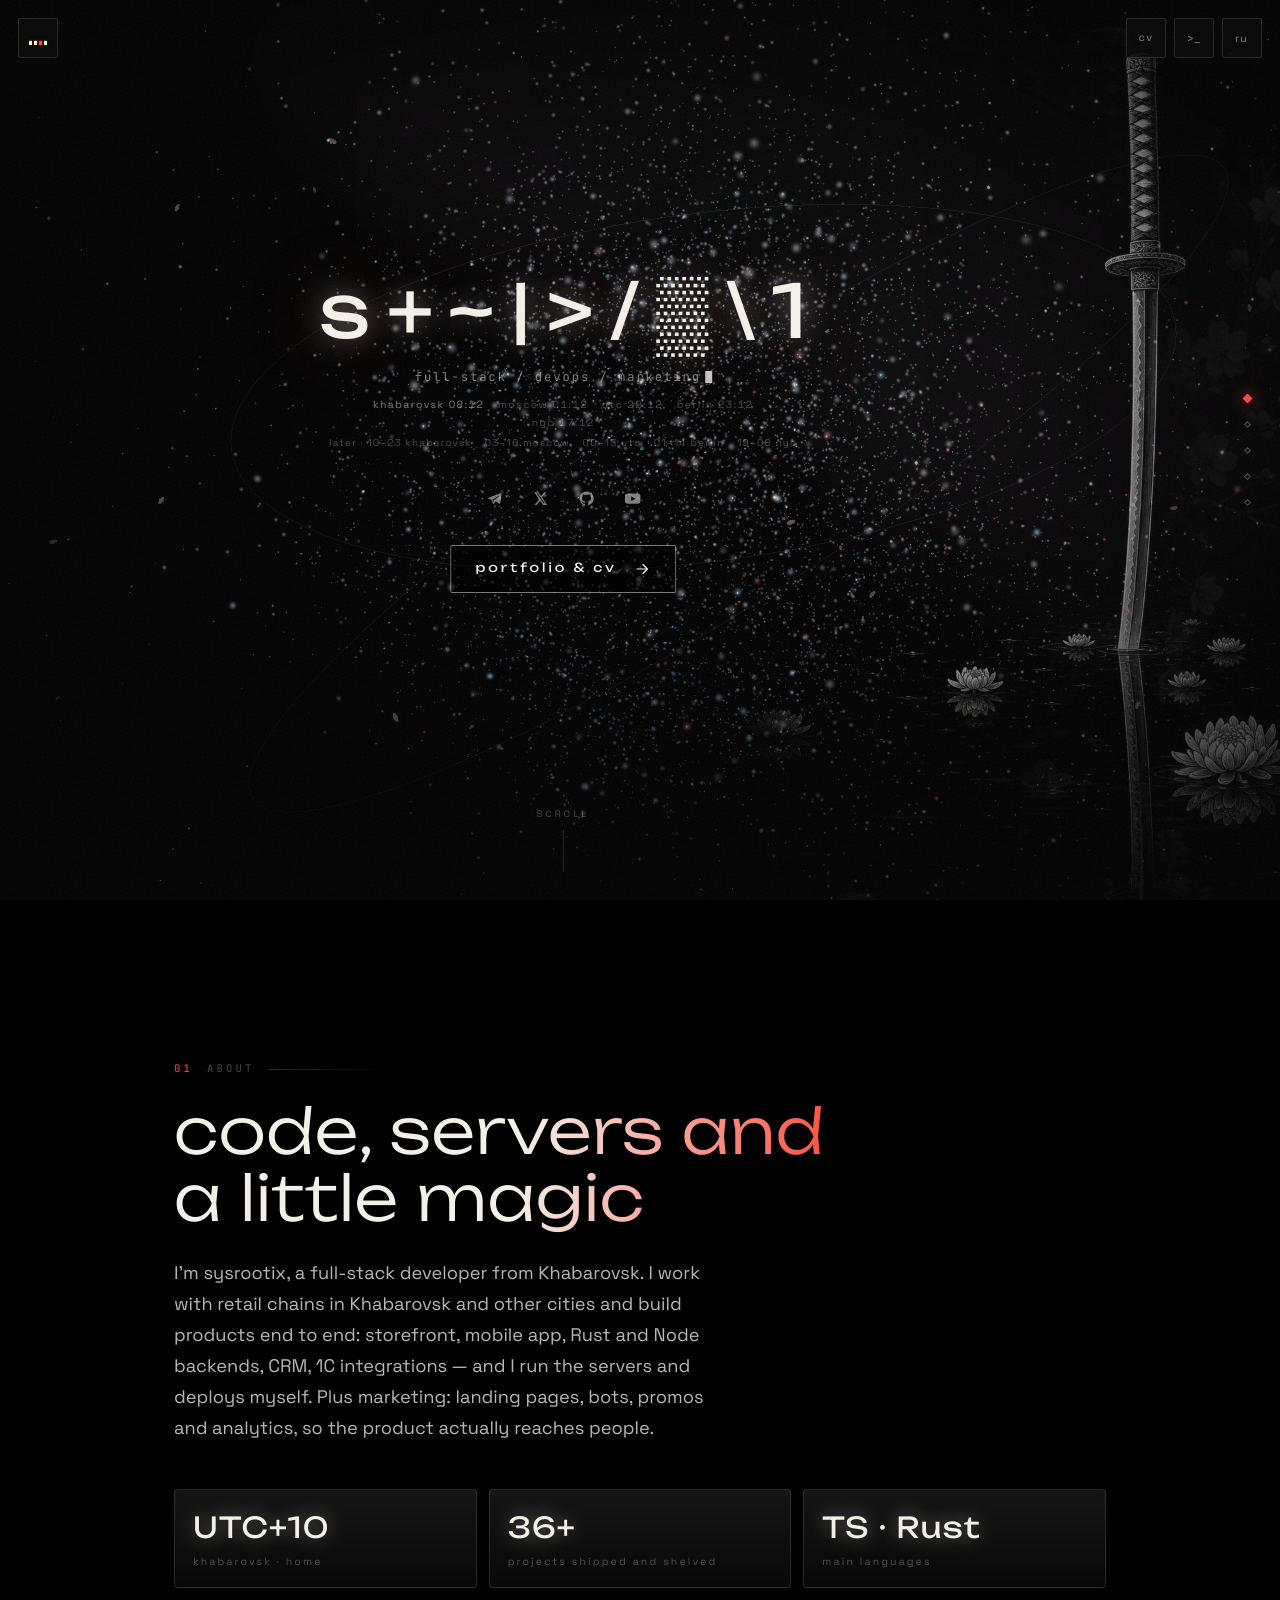
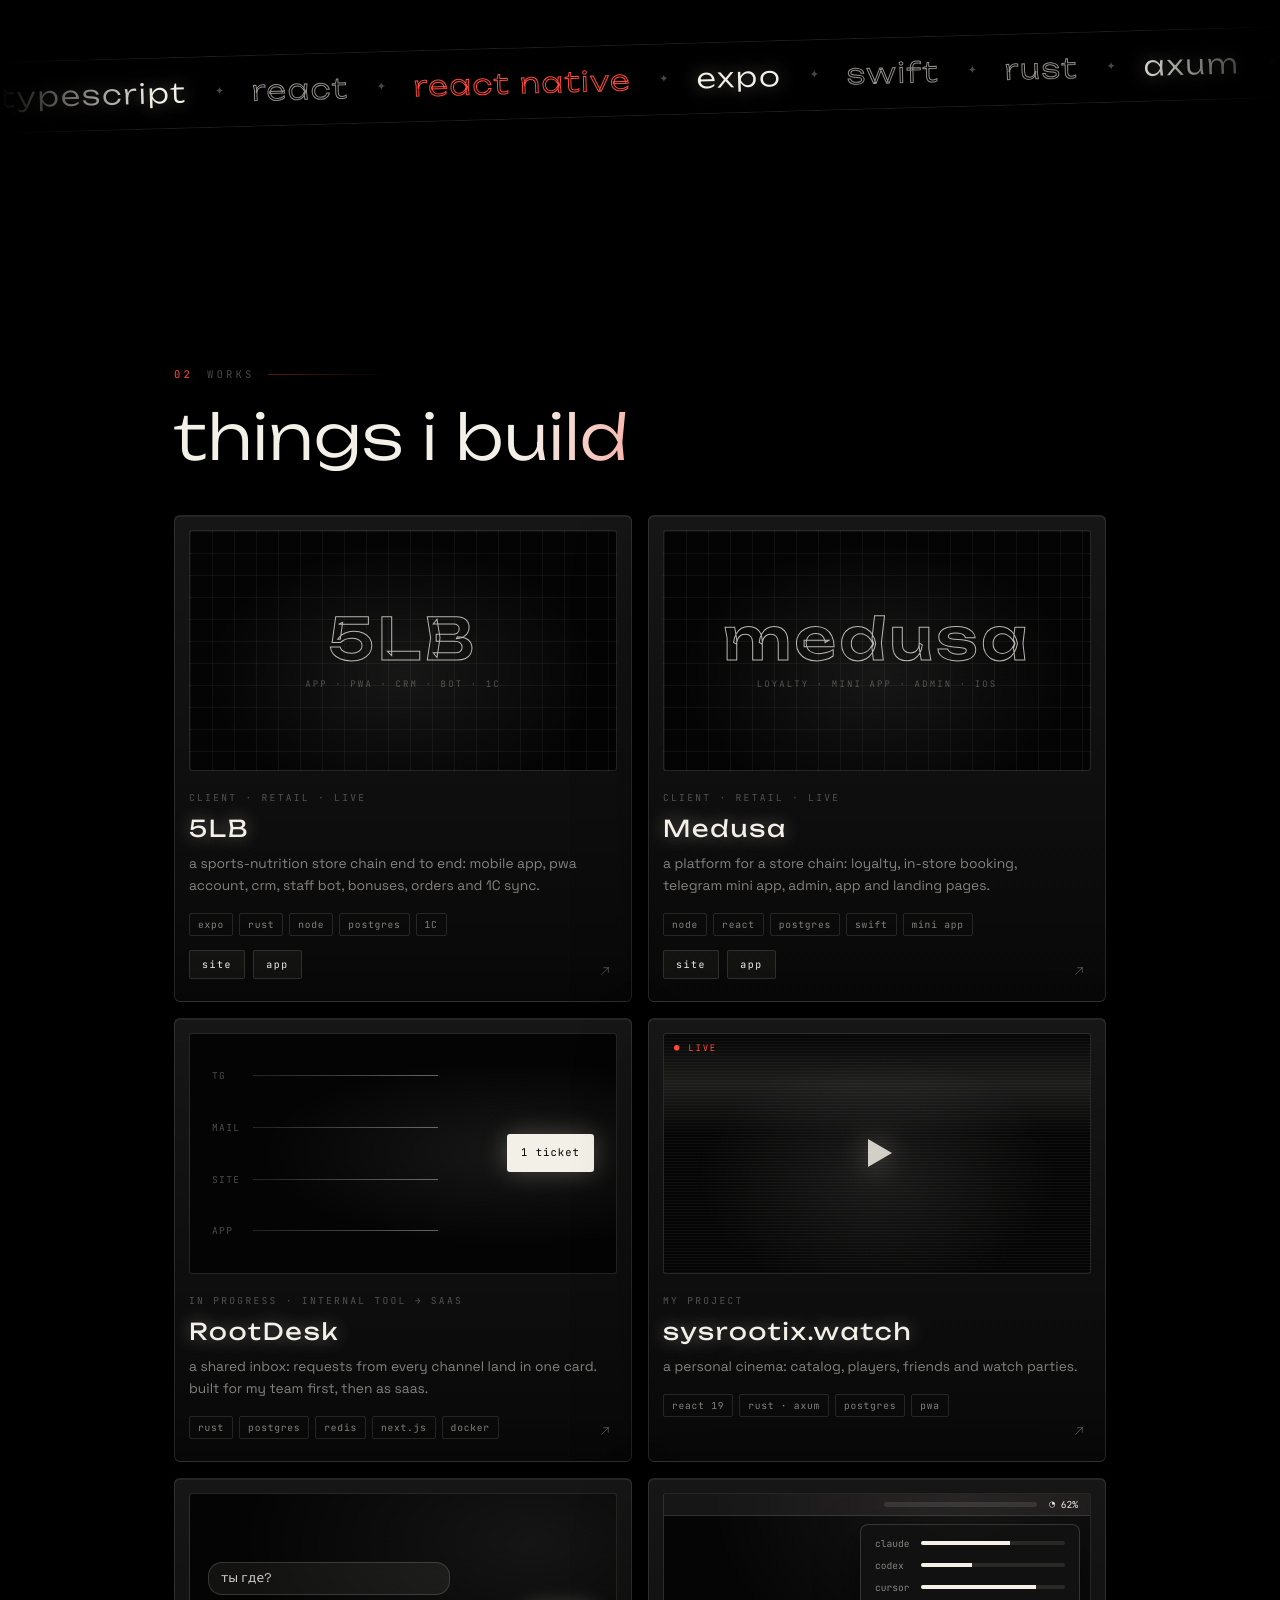
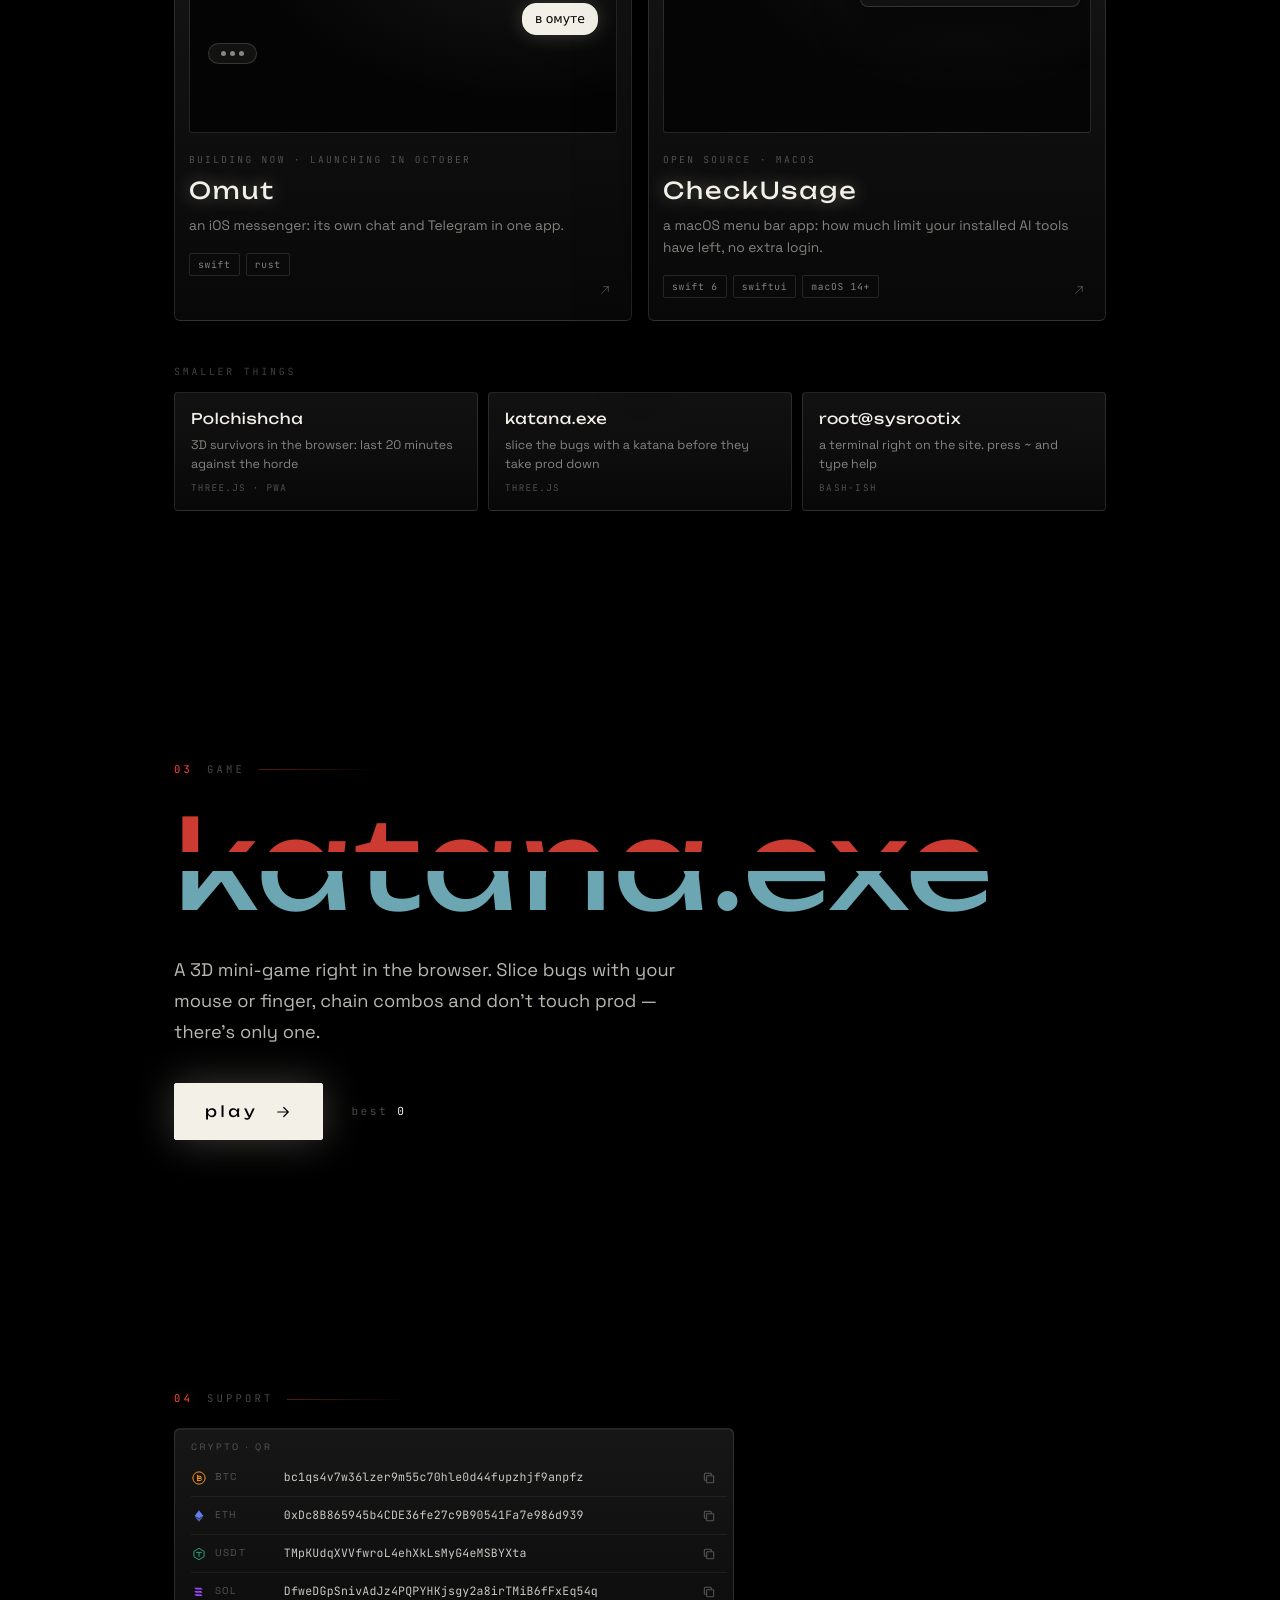
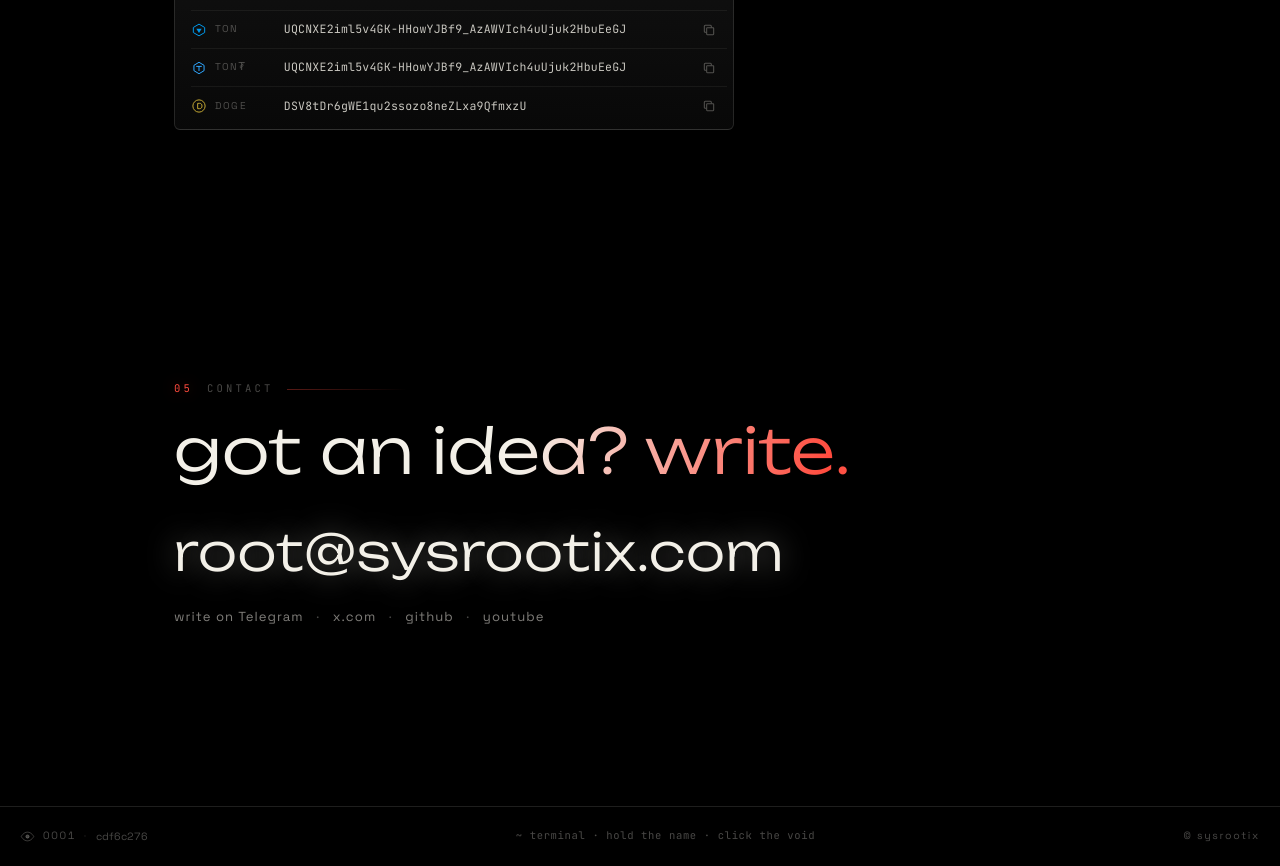
<file: index.html>
<!DOCTYPE html>
<html lang="ru">
<head>
  <meta charset="utf-8">
  <meta name="viewport" content="width=device-width, initial-scale=1, viewport-fit=cover">
  <meta name="color-scheme" content="dark">
  <meta name="theme-color" content="#000000">
  <title>sysrootix</title>
  <meta name="description" content="full-stack / devops / marketing">
  <link rel="canonical" href="https://sysrootix.com/">
  <meta property="og:type" content="website">
  <meta property="og:title" content="sysrootix">
  <meta property="og:description" content="full-stack / devops / marketing">
  <meta property="og:url" content="https://sysrootix.com/">
  <meta property="og:image" content="https://sysrootix.com/assets/og.png">
  <meta property="og:image:width" content="1200">
  <meta property="og:image:height" content="630">
  <meta property="og:video" content="https://sysrootix.com/assets/og.mp4">
  <meta property="og:video:type" content="video/mp4">
  <meta property="og:video:width" content="1200">
  <meta property="og:video:height" content="630">
  <meta name="twitter:card" content="summary_large_image">
  <meta name="twitter:title" content="sysrootix">
  <meta name="twitter:description" content="full-stack / devops / marketing">
  <meta name="twitter:image" content="https://sysrootix.com/assets/og.png">
  <link rel="icon" href="assets/favicon.svg" type="image/svg+xml">
  <link rel="icon" href="assets/favicon-32.png" type="image/png" sizes="32x32">
  <link rel="icon" href="assets/favicon-64.png" type="image/png" sizes="64x64">
  <link rel="apple-touch-icon" href="assets/apple-touch.png">
  <link rel="preconnect" href="https://fonts.googleapis.com">
  <link rel="preconnect" href="https://fonts.gstatic.com" crossorigin>
  <link href="https://fonts.googleapis.com/css2?family=JetBrains+Mono:wght@400;500&family=Space+Grotesk:wght@400;500&family=Unbounded:wght@300;400;500&display=swap" rel="stylesheet">
  <link rel="modulepreload" href="assets/vendor/three.module.min.js">
  <link rel="stylesheet" href="styles.css?v=13">
  <script>
    try {
      if (!sessionStorage.getItem("sx.boot") && !matchMedia("(prefers-reduced-motion: reduce)").matches) {
        document.documentElement.classList.add("booting");
      }
    } catch (e) {}
  </script>
</head>
<body>
  <div class="boot" id="boot" aria-hidden="true">
    <pre class="boot-log" id="boot-log"></pre>
    <div class="boot-bar"><span></span></div>
  </div>

  <video class="void" autoplay muted loop playsinline preload="metadata" poster="assets/og.png" aria-hidden="true">
    <source src="assets/og.mp4" type="video/mp4">
  </video>
  <video class="blade" autoplay muted loop playsinline preload="metadata" poster="assets/katana.jpg" aria-hidden="true">
    <source src="assets/katana.mp4?v=2" type="video/mp4">
  </video>
  <canvas id="scene" aria-hidden="true"></canvas>
  <canvas id="field" aria-hidden="true"></canvas>
  <div class="vignette" aria-hidden="true"></div>
  <div class="lamp" aria-hidden="true"></div>
  <div class="grain" aria-hidden="true"></div>
  <div class="progress" aria-hidden="true"><span></span></div>

  <button class="sound" type="button" aria-pressed="true" aria-label="Выключить звук">
    <svg class="i-off" viewBox="0 0 24 24" aria-hidden="true">
      <path d="M4 10v4h3l5 4V6L7 10H4z"/>
      <path d="M16.5 8.5 20 12l-3.5 3.5M20 8.5 16.5 12 20 15.5" fill="none"/>
    </svg>
    <svg class="i-on" viewBox="0 0 24 24" aria-hidden="true">
      <path d="M4 10v4h3l5 4V6L7 10H4z"/>
      <path d="M16 9.5a4.5 4.5 0 0 1 0 5M18.4 7a8 8 0 0 1 0 10" fill="none"/>
    </svg>
    <span class="eq" aria-hidden="true"><i></i><i></i><i></i><i></i></span>
  </button>
  <div class="top-right">
    <a class="chip" href="portfolio/" aria-label="Портфолио и резюме">cv</a>
    <button class="chip js-term" type="button" aria-label="Терминал" data-i18n-aria="term">&gt;_</button>
    <button class="chip lang" type="button" id="lang" aria-label="English">en</button>
  </div>

  <nav class="dots" aria-label="Разделы" data-i18n-aria="sections">
    <a href="#top" data-i18n-aria="navTop" aria-label="Наверх"><span></span></a>
    <a href="#about" data-i18n-aria="navAbout" aria-label="Обо мне"><span></span></a>
    <a href="#works" data-i18n-aria="navWorks" aria-label="Работы"><span></span></a>
    <a href="#play" data-i18n-aria="navPlay" aria-label="Игра"><span></span></a>
    <a href="#contact" data-i18n-aria="navContact" aria-label="Связь"><span></span></a>
  </nav>

  <main>
    <section class="hero" id="top" data-shape="0">
      <img class="sigil" src="assets/logo.svg" alt="" width="120" height="120">
      <h1 class="name" id="name" aria-label="sysrootix"><span>s</span><span>y</span><span>s</span><span>r</span><span>o</span><span>o</span><span>t</span><span>i</span><span>x</span></h1>
      <p class="status"><span class="typed" id="typed">full-stack / devops / marketing</span><span class="caret" aria-hidden="true"></span></p>
      <p class="when" id="when"></p>
      <p class="hours" id="hours"></p>

      <nav class="socials" data-i18n-aria="socials" aria-label="Соцсети">
        <button type="button" class="js-qr" data-qr="assets/qr/tg.svg" data-copy="https://t.me/sysrootix" data-name="Telegram" data-href="https://t.me/sysrootix" aria-label="QR Telegram">
          <svg viewBox="0 0 24 24" aria-hidden="true"><path d="M20.7 4.3 3.4 10.9c-1.2.5-1.2 1.1-.2 1.4l4.4 1.4 1.7 5.3c.2.6.4.8 1 .8.5 0 .7-.2 1-.6l2.4-3.3 4.6 3.4c.8.5 1.4.2 1.6-.8L21.7 5.4c.3-1.3-.5-1.9-1-1.1zM8.8 13.6l8.8-5.4c.4-.3.8-.1.5.2l-7.1 6.4-.3 3.3-1.9-4.5z"/></svg>
        </button>
        <a href="https://x.com/sysrootix" rel="me noopener noreferrer" target="_blank" aria-label="X">
          <svg viewBox="0 0 24 24" aria-hidden="true"><path d="M17.3 3H20l-6.2 7.1L21 21h-5.5l-4.3-5.7L6 21H3.3l6.6-7.6L3 3h5.6l3.9 5.3L17.3 3zm-1 16.2h1.6L7.8 4.7H6.1l10.2 14.5z"/></svg>
        </a>
        <a href="https://github.com/sysrootix" rel="me noopener noreferrer" target="_blank" aria-label="GitHub">
          <svg viewBox="0 0 24 24" aria-hidden="true"><path d="M12 2a10 10 0 0 0-3.2 19.5c.5.1.7-.2.7-.5v-1.7c-2.9.6-3.5-1.4-3.5-1.4-.5-1.1-1.1-1.4-1.1-1.4-.9-.6.1-.6.1-.6 1 .1 1.5 1 1.5 1 .9 1.5 2.4 1.1 3 .8.1-.6.4-1.1.6-1.3-2.3-.3-4.7-1.2-4.7-5.1 0-1.1.4-2 1-2.7-.1-.3-.4-1.3.1-2.7 0 0 .8-.3 2.7 1a9.3 9.3 0 0 1 5 0c1.9-1.3 2.7-1 2.7-1 .5 1.4.2 2.4.1 2.7.7.7 1 1.6 1 2.7 0 4-2.4 4.8-4.7 5.1.4.3.7.9.7 1.9v2.8c0 .3.2.6.7.5A10 10 0 0 0 12 2z"/></svg>
        </a>
        <a href="https://youtube.com/@sysrootix" rel="noopener noreferrer" target="_blank" aria-label="YouTube">
          <svg viewBox="0 0 24 24" aria-hidden="true"><path d="M23 12.2s0-3.4-.4-5c-.2-.9-.9-1.6-1.8-1.8C19.1 5 12 5 12 5s-7.1 0-8.8.4c-.9.2-1.6.9-1.8 1.8C1 8.8 1 12.2 1 12.2s0 3.4.4 5c.2.9.9 1.6 1.8 1.8C4.9 19.4 12 19.4 12 19.4s7.1 0 8.8-.4c.9-.2 1.6-.9 1.8-1.8.4-1.6.4-5 .4-5zM9.8 15.6V8.8l6.2 3.4-6.2 3.4z"/></svg>
        </a>
      </nav>
      <a class="btn btn-cv" href="portfolio/">
        <span data-i18n="cvBtn">портфолио и резюме</span>
        <svg viewBox="0 0 24 24" aria-hidden="true"><path d="M5 12h14M13 6l6 6-6 6" fill="none"/></svg>
      </a>
      <a class="cue" href="#about">
        <span data-i18n="scroll">листай</span>
        <i aria-hidden="true"></i>
      </a>
    </section>

    <section class="block about" id="about" data-shape="1">
      <p class="kicker"><b>01</b><span data-i18n="navAbout">обо мне</span></p>
      <h2 class="title reveal" data-i18n="aboutTitle">код, серверы и&nbsp;немного магии</h2>
      <p class="lead reveal" data-i18n="aboutText">Я — sysrootix, full-stack разработчик из Хабаровска. Работаю с розничными сетями в Хабаровске и других городах и собираю продукты целиком: витрина, мобильное приложение, бэкенд на Rust и Node, CRM, интеграции с 1С — и сам держу серверы и выкладку. А ещё маркетинг: лендинги, боты, промо и аналитика, чтобы продукт дошёл до людей.</p>
      <div class="facts">
        <div class="fact reveal">
          <b>UTC+10</b>
          <span data-i18n="fact1">хабаровск · дом</span>
        </div>
        <div class="fact reveal">
          <b>36+</b>
          <span data-i18n="fact2">проектов за плечами</span>
        </div>
        <div class="fact reveal">
          <b>TS · Rust</b>
          <span data-i18n="fact3">основные языки</span>
        </div>
      </div>
      <div class="marquee" aria-hidden="true">
        <div class="marquee-track">
          <span>typescript</span><i>✦</i><span>react</span><i>✦</i><span>react native</span><i>✦</i><span>expo</span><i>✦</i><span>swift</span><i>✦</i><span>rust</span><i>✦</i><span>axum</span><i>✦</i><span>node.js</span><i>✦</i><span>postgres</span><i>✦</i><span>redis</span><i>✦</i><span>docker</span><i>✦</i><span>nginx</span><i>✦</i><span>caddy</span><i>✦</i><span>three.js</span><i>✦</i><span>telegram mini apps</span><i>✦</i><span>1С</span><i>✦</i><span>seo</span><i>✦</i><span>marketing</span><i>✦</i>
          <span>typescript</span><i>✦</i><span>react</span><i>✦</i><span>react native</span><i>✦</i><span>expo</span><i>✦</i><span>swift</span><i>✦</i><span>rust</span><i>✦</i><span>axum</span><i>✦</i><span>node.js</span><i>✦</i><span>postgres</span><i>✦</i><span>redis</span><i>✦</i><span>docker</span><i>✦</i><span>nginx</span><i>✦</i><span>caddy</span><i>✦</i><span>three.js</span><i>✦</i><span>telegram mini apps</span><i>✦</i><span>1С</span><i>✦</i><span>seo</span><i>✦</i><span>marketing</span><i>✦</i>
        </div>
      </div>
    </section>

    <section class="block works" id="works" data-shape="2">
      <p class="kicker"><b>02</b><span data-i18n="navWorks">работы</span></p>
      <h2 class="title reveal" data-i18n="worksTitle">что я строю</h2>
      <div class="cards">
        <div class="card reveal">
          <span class="card-glare" aria-hidden="true"></span>
          <span class="card-art art-mark" aria-hidden="true"><b data-mark="5LB">5LB</b><span class="mark-sub">app · pwa · crm · bot · 1c</span></span>
          <span class="card-tag" data-i18n="lbTag">клиент · ритейл · живой</span>
          <a class="card-name card-cover" href="https://5lb.pro" rel="noopener noreferrer" target="_blank">5LB</a>
          <span class="card-text" data-i18n="lbText">сеть магазинов спортпита под ключ: мобильное приложение, pwa-кабинет, crm, бот для сотрудников, бонусы, заказы и связка с 1С.</span>
          <span class="chips"><i>expo</i><i>rust</i><i>node</i><i>postgres</i><i>1С</i></span>
          <span class="card-links"><a href="https://5lb.pro" rel="noopener noreferrer" target="_blank" data-i18n="linkSite">сайт</a><a href="https://mobile.5lb.pro" rel="noopener noreferrer" target="_blank" data-i18n="linkApp">приложение</a></span>
          <svg class="card-go" viewBox="0 0 24 24" aria-hidden="true"><path d="M7 17 17 7M10 7h7v7" fill="none"/></svg>
        </div>
        <div class="card reveal">
          <span class="card-glare" aria-hidden="true"></span>
          <span class="card-art art-mark" aria-hidden="true"><b data-mark="medusa">medusa</b><span class="mark-sub">loyalty · mini app · admin · ios</span></span>
          <span class="card-tag" data-i18n="mdaTag">клиент · ритейл · живой</span>
          <a class="card-name card-cover" href="https://mda-medusa.ru" rel="noopener noreferrer" target="_blank">Medusa</a>
          <span class="card-text" data-i18n="mdaText">платформа для сети магазинов: лояльность, бронь в магазине, telegram mini app, админка, приложение и лендинги.</span>
          <span class="chips"><i>node</i><i>react</i><i>postgres</i><i>swift</i><i>mini app</i></span>
          <span class="card-links"><a href="https://mda-medusa.ru" rel="noopener noreferrer" target="_blank" data-i18n="linkSite">сайт</a><a href="https://app.mda-platform.top" rel="noopener noreferrer" target="_blank" data-i18n="linkApp">приложение</a></span>
          <svg class="card-go" viewBox="0 0 24 24" aria-hidden="true"><path d="M7 17 17 7M10 7h7v7" fill="none"/></svg>
        </div>
        <a class="card reveal" href="https://rootdesk.mda-platform.top/" rel="noopener noreferrer" target="_blank">
          <span class="card-glare" aria-hidden="true"></span>
          <span class="card-art art-inbox" aria-hidden="true">
            <span class="inbox-row"><b>tg</b><i></i></span>
            <span class="inbox-row"><b>mail</b><i></i></span>
            <span class="inbox-row"><b>site</b><i></i></span>
            <span class="inbox-row"><b>app</b><i></i></span>
            <span class="inbox-one">1 ticket</span>
          </span>
          <span class="card-tag" data-i18n="rdTag">в работе · внутренний инструмент → saas</span>
          <span class="card-name">RootDesk</span>
          <span class="card-text" data-i18n="rdText">общий inbox: обращения из всех каналов собираются в одну карточку. сначала для своей команды, дальше — как saas.</span>
          <span class="chips"><i>rust</i><i>postgres</i><i>redis</i><i>next.js</i><i>docker</i></span>
          <svg class="card-go" viewBox="0 0 24 24" aria-hidden="true"><path d="M7 17 17 7M10 7h7v7" fill="none"/></svg>
        </a>
        <a class="card reveal" href="https://sysrootix.watch/" rel="noopener noreferrer" target="_blank">
          <span class="card-glare" aria-hidden="true"></span>
          <span class="card-art art-watch" aria-hidden="true">
            <span class="piece-scan"></span>
            <span class="piece-play"></span>
            <span class="rec">● live</span>
          </span>
          <span class="card-tag" data-i18n="project">мой проект</span>
          <span class="card-name">sysrootix.watch</span>
          <span class="card-text" data-i18n="watchText">личный кинотеатр: каталог, плееры, друзья и совместный просмотр.</span>
          <span class="chips"><i>react 19</i><i>rust · axum</i><i>postgres</i><i>pwa</i></span>
          <svg class="card-go" viewBox="0 0 24 24" aria-hidden="true"><path d="M7 17 17 7M10 7h7v7" fill="none"/></svg>
        </a>
        <a class="card reveal" href="https://omut.chat" rel="noopener noreferrer" target="_blank">
          <span class="card-glare" aria-hidden="true"></span>
          <span class="card-art art-chat" aria-hidden="true">
            <span class="bubble in">ты где?</span>
            <span class="bubble out">в омуте</span>
            <span class="bubble in typing"><i></i><i></i><i></i></span>
          </span>
          <span class="card-tag" data-i18n="omutTag">сейчас делаю · запуск в октябре</span>
          <span class="card-name">Omut</span>
          <span class="card-text" data-i18n="omutText">мессенджер для iOS: свой чат и Telegram в одном приложении.</span>
          <span class="chips"><i>swift</i><i>rust</i></span>
          <svg class="card-go" viewBox="0 0 24 24" aria-hidden="true"><path d="M7 17 17 7M10 7h7v7" fill="none"/></svg>
        </a>
        <a class="card reveal" href="https://github.com/sysrootix/check-usage" rel="noopener noreferrer" target="_blank">
          <span class="card-glare" aria-hidden="true"></span>
          <span class="card-art art-menubar" aria-hidden="true">
            <span class="mb-bar"><i></i><b>◔ 62%</b></span>
            <span class="mb-pop">
              <span class="mb-row"><span>claude</span><em style="--v:.62"></em></span>
              <span class="mb-row"><span>codex</span><em style="--v:.35"></em></span>
              <span class="mb-row"><span>cursor</span><em style="--v:.8"></em></span>
            </span>
          </span>
          <span class="card-tag" data-i18n="cuTag">open source · macOS</span>
          <span class="card-name">CheckUsage</span>
          <span class="card-text" data-i18n="cuText">меню-бар для macOS: сколько лимита осталось у установленных AI-инструментов, без отдельного логина.</span>
          <span class="chips"><i>swift 6</i><i>swiftui</i><i>macOS 14+</i></span>
          <svg class="card-go" viewBox="0 0 24 24" aria-hidden="true"><path d="M7 17 17 7M10 7h7v7" fill="none"/></svg>
        </a>
      </div>
      <p class="more-head reveal" data-i18n="moreHead">ещё поменьше</p>
      <div class="minis">
        <a class="mini reveal" href="https://sysrootix.github.io/polchisha/" rel="noopener noreferrer" target="_blank">
          <span class="mini-name" data-i18n="plName">Полчища</span>
          <span class="mini-text" data-i18n="plText">3D survivors в браузере: продержись 20 минут против орды</span>
          <span class="mini-stack">three.js · pwa</span>
        </a>
        <a class="mini reveal" href="game.html">
          <span class="mini-name">katana.exe</span>
          <span class="mini-text" data-i18n="gameText">разруби баги катаной, пока они не уронили прод</span>
          <span class="mini-stack">three.js</span>
        </a>
        <button class="mini reveal js-term" type="button">
          <span class="mini-name">root@sysrootix</span>
          <span class="mini-text" data-i18n="termText">терминал прямо на сайте. нажми ~ и введи help</span>
          <span class="mini-stack">bash-ish</span>
        </button>
      </div>
    </section>

    <section class="block play" id="play" data-shape="3">
      <p class="kicker"><b>03</b><span data-i18n="navPlay">игра</span></p>
      <h2 class="title title-xl reveal"><span class="glitch" data-text="katana.exe">katana.exe</span></h2>
      <p class="lead reveal" data-i18n="playText">3D мини-игра прямо в браузере. Режь баги мышкой или пальцем, собирай комбо и не задень прод — он один.</p>
      <div class="play-row reveal">
        <a class="btn" href="game.html">
          <span data-i18n="playBtn">играть</span>
          <svg viewBox="0 0 24 24" aria-hidden="true"><path d="M5 12h14M13 6l6 6-6 6" fill="none"/></svg>
        </a>
        <span class="best"><span data-i18n="best">рекорд</span> <b id="best">0</b></span>
      </div>
    </section>

    <section class="block support" id="support" data-shape="4">
      <p class="kicker"><b>04</b><span data-i18n="navSupport">поддержать</span></p>
      <div class="pay reveal" data-i18n-aria="pay" aria-label="Крипта">
        <p class="pay-head" data-i18n="payHead">крипта · qr</p>
        <div class="pay-row">
          <button type="button" class="pay-k" data-qr="assets/qr/btc.svg" data-copy="bc1qs4v7w36lzer9m55c70hle0d44fupzhjf9anpfz" data-name="BTC" aria-label="QR BTC">
            <svg class="coin" style="color:#f7931a" viewBox="0 0 24 24" aria-hidden="true"><circle cx="12" cy="12" r="9.2" fill="none" stroke="currentColor" stroke-width="1.5"/><path d="M10 7.2v9.6M9.2 9.4h4.1c1.35 0 2.2.58 2.2 1.55 0 .9-.72 1.45-2.05 1.45H9.2m0 0h4.4c1.45 0 2.35.6 2.35 1.7 0 1.12-.9 1.7-2.4 1.7H9.2" fill="none" stroke="currentColor" stroke-width="1.5" stroke-linejoin="round"/></svg>
            BTC
          </button>
          <span class="pay-v">bc1qs4v7w36lzer9m55c70hle0d44fupzhjf9anpfz</span>
          <button type="button" class="copy" data-copy="bc1qs4v7w36lzer9m55c70hle0d44fupzhjf9anpfz" aria-label="Скопировать BTC"></button>
        </div>
        <div class="pay-row">
          <button type="button" class="pay-k" data-qr="assets/qr/eth.svg" data-copy="0xDc8B865945b4CDE36fe27c9B90541Fa7e986d939" data-name="ETH" aria-label="QR ETH">
            <svg class="coin" style="color:#627eea" viewBox="0 0 24 24" aria-hidden="true"><path d="M12 3.2 18.6 12 12 15.4 5.4 12 12 3.2z"/><path d="M12 16.2 18.6 12.8 12 20.8 5.4 12.8 12 16.2z" opacity=".72"/></svg>
            ETH
          </button>
          <span class="pay-v">0xDc8B865945b4CDE36fe27c9B90541Fa7e986d939</span>
          <button type="button" class="copy" data-copy="0xDc8B865945b4CDE36fe27c9B90541Fa7e986d939" aria-label="Скопировать ETH"></button>
        </div>
        <div class="pay-row">
          <button type="button" class="pay-k" data-qr="assets/qr/usdt.svg" data-copy="TMpKUdqXVVfwroL4ehXkLsMyG4eMSBYXta" data-name="USDT TRC20" aria-label="QR USDT TRC20">
            <svg class="coin" style="color:#26a17b" viewBox="0 0 24 24" aria-hidden="true"><path d="M12 3.4 19.6 8v8L12 20.6 4.4 16V8L12 3.4z" fill="none" stroke="currentColor" stroke-width="1.5" stroke-linejoin="round"/><path d="M8.4 9.6h7.2M12 9.6V16" fill="none" stroke="currentColor" stroke-width="1.5" stroke-linecap="round"/></svg>
            USDT
          </button>
          <span class="pay-v">TMpKUdqXVVfwroL4ehXkLsMyG4eMSBYXta</span>
          <button type="button" class="copy" data-copy="TMpKUdqXVVfwroL4ehXkLsMyG4eMSBYXta" aria-label="Скопировать USDT TRC20"></button>
        </div>
        <div class="pay-row">
          <button type="button" class="pay-k" data-qr="assets/qr/sol.svg" data-copy="DfweDGpSnivAdJz4PQPYHKjsgy2a8irTMiB6fFxEq54q" data-name="SOL" aria-label="QR SOL">
            <svg class="coin" style="color:#9945ff" viewBox="0 0 24 24" aria-hidden="true"><path d="M7.2 8.2h10.4L15 5.6H4.8z"/><path d="M7.2 13.1h10.4L15 10.5H4.8z"/><path d="M7.2 18h10.4L15 15.4H4.8z"/></svg>
            SOL
          </button>
          <span class="pay-v">DfweDGpSnivAdJz4PQPYHKjsgy2a8irTMiB6fFxEq54q</span>
          <button type="button" class="copy" data-copy="DfweDGpSnivAdJz4PQPYHKjsgy2a8irTMiB6fFxEq54q" aria-label="Скопировать SOL"></button>
        </div>
        <div class="pay-row">
          <button type="button" class="pay-k" data-qr="assets/qr/ton.svg" data-copy="UQCNXE2iml5v4GK-HHowYJBf9_AzAWVIch4uUjuk2HbuEeGJ" data-name="TON" aria-label="QR TON">
            <svg class="coin" style="color:#0098ea" viewBox="0 0 24 24" aria-hidden="true"><path d="M12 3.2 20.5 8.2v7.6L12 20.8 3.5 15.8V8.2L12 3.2z" fill="none" stroke="currentColor" stroke-width="1.5" stroke-linejoin="round"/><path d="M8 10.2h8L12 16.6 8 10.2z"/></svg>
            TON
          </button>
          <span class="pay-v">UQCNXE2iml5v4GK-HHowYJBf9_AzAWVIch4uUjuk2HbuEeGJ</span>
          <button type="button" class="copy" data-copy="UQCNXE2iml5v4GK-HHowYJBf9_AzAWVIch4uUjuk2HbuEeGJ" aria-label="Скопировать TON"></button>
        </div>
        <div class="pay-row">
          <button type="button" class="pay-k" data-qr="assets/qr/ton.svg" data-copy="UQCNXE2iml5v4GK-HHowYJBf9_AzAWVIch4uUjuk2HbuEeGJ" data-name="TON USDT" aria-label="QR TON USDT">
            <svg class="coin" style="color:#2ea6ff" viewBox="0 0 24 24" aria-hidden="true"><path d="M12 3.4 19.6 8v8L12 20.6 4.4 16V8L12 3.4z" fill="none" stroke="currentColor" stroke-width="1.5" stroke-linejoin="round"/><path d="M8.4 9.6h7.2M12 9.6V16" fill="none" stroke="currentColor" stroke-width="1.5" stroke-linecap="round"/></svg>
            TON₮
          </button>
          <span class="pay-v">UQCNXE2iml5v4GK-HHowYJBf9_AzAWVIch4uUjuk2HbuEeGJ</span>
          <button type="button" class="copy" data-copy="UQCNXE2iml5v4GK-HHowYJBf9_AzAWVIch4uUjuk2HbuEeGJ" aria-label="Скопировать TON USDT"></button>
        </div>
        <div class="pay-row">
          <button type="button" class="pay-k" data-qr="assets/qr/doge.svg" data-copy="DSV8tDr6gWE1qu2ssozo8neZLxa9QfmxzU" data-name="DOGE" aria-label="QR DOGE">
            <svg class="coin" style="color:#c2a633" viewBox="0 0 24 24" aria-hidden="true"><circle cx="12" cy="12" r="9.2" fill="none" stroke="currentColor" stroke-width="1.5"/><path d="M10 8h3.1c2.1 0 3.4 1.45 3.4 4s-1.3 4-3.4 4H10V8z" fill="none" stroke="currentColor" stroke-width="1.5" stroke-linejoin="round"/></svg>
            DOGE
          </button>
          <span class="pay-v">DSV8tDr6gWE1qu2ssozo8neZLxa9QfmxzU</span>
          <button type="button" class="copy" data-copy="DSV8tDr6gWE1qu2ssozo8neZLxa9QfmxzU" aria-label="Скопировать DOGE"></button>
        </div>
      </div>
    </section>

    <section class="block contact" id="contact" data-shape="4">
      <p class="kicker"><b>05</b><span data-i18n="navContact">связь</span></p>
      <h2 class="title reveal" data-i18n="contactTitle">есть идея? пиши.</h2>
      <a class="mail reveal" href="mailto:root@sysrootix.com" data-magnet>root@sysrootix.com</a>
      <p class="contact reveal">
        <a href="https://t.me/sysrootix" rel="noopener noreferrer" target="_blank" data-i18n="tg">написать в Telegram</a>
        <span class="sep" aria-hidden="true">·</span>
        <a href="https://x.com/sysrootix" rel="me noopener noreferrer" target="_blank">x.com</a>
        <span class="sep" aria-hidden="true">·</span>
        <a href="https://github.com/sysrootix" rel="me noopener noreferrer" target="_blank">github</a>
        <span class="sep" aria-hidden="true">·</span>
        <a href="https://youtube.com/@sysrootix" rel="noopener noreferrer" target="_blank">youtube</a>
      </p>
    </section>
  </main>

  <footer>
    <div class="views" data-i18n-aria="views" aria-label="Просмотры">
      <svg viewBox="0 0 24 24" aria-hidden="true">
        <path d="M2 12s3.6-7 10-7 10 7 10 7-3.6 7-10 7S2 12 2 12z" fill="none"/>
        <circle cx="12" cy="12" r="2.6"/>
      </svg>
      <span id="count">0001</span>
      <span class="dot-sep" aria-hidden="true">·</span>
      <button type="button" class="sess" id="sess" aria-label="session"></button>
    </div>
    <span class="hint" data-i18n="hint">~ терминал · зажми имя · кликни в пустоту</span>
    <span>© sysrootix</span>
  </footer>
  <div class="echo" id="echo" aria-hidden="true"></div>

  <div class="term" id="term" role="dialog" aria-modal="true" aria-label="Терминал" hidden>
    <div class="term-win">
      <div class="term-bar">
        <i></i><i></i><i></i>
        <span>root@sysrootix: ~</span>
        <button type="button" class="term-x" id="term-x" aria-label="Закрыть">×</button>
      </div>
      <div class="term-out" id="term-out"></div>
      <form class="term-line" id="term-form" autocomplete="off">
        <label for="term-in">root@sysrootix:~#</label>
        <input id="term-in" type="text" spellcheck="false" autocapitalize="off" autocomplete="off" enterkeyhint="send">
      </form>
    </div>
  </div>

  <dialog class="sheet" id="qr-sheet">
    <img id="qr-img" alt="">
    <p class="sheet-name" id="qr-name"></p>
    <p class="sheet-addr" id="qr-addr"></p>
    <button type="button" class="sheet-copy" id="qr-copy" data-i18n="copy">скопировать</button>
    <a class="sheet-open" id="qr-open" hidden rel="noopener noreferrer" target="_blank" data-i18n="open">открыть</a>
    <button type="button" class="sheet-copy" id="qr-close" data-i18n="close">закрыть</button>
  </dialog>
  <div class="toast" role="status" aria-live="polite">скопировано</div>
  <audio id="ambient" src="assets/ambient.mp3?v=5" loop autoplay preload="auto"></audio>
  <script>
    (function () {
      var a = document.getElementById("ambient");
      a.volume = 0.4;
      var go = function () { a.play().catch(function () {}); };
      go();
      a.addEventListener("canplay", go);
      a.addEventListener("canplaythrough", go);
    })();
  </script>
  <script src="script.js?v=13"></script>
  <script src="terminal.js?v=4"></script>
  <script type="module" src="scene.js?v=2"></script>
</body>
</html>
</file>
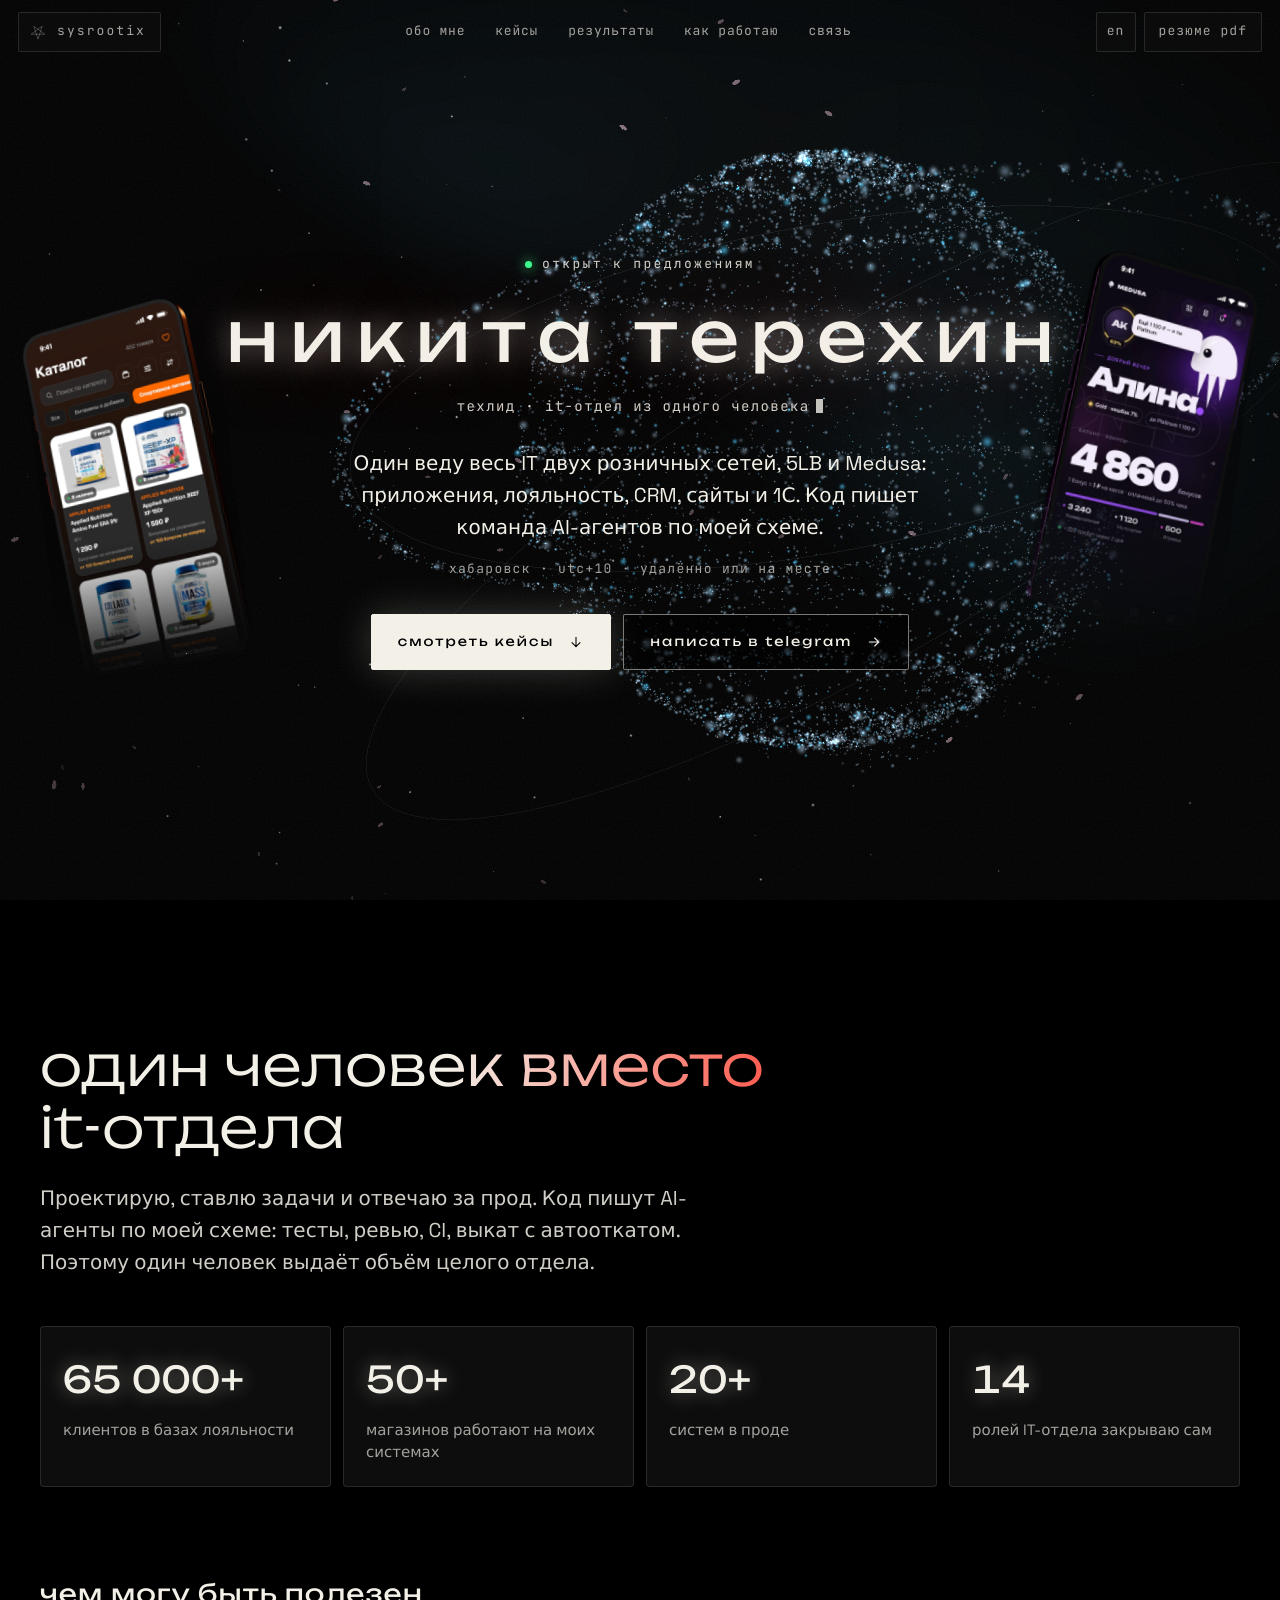
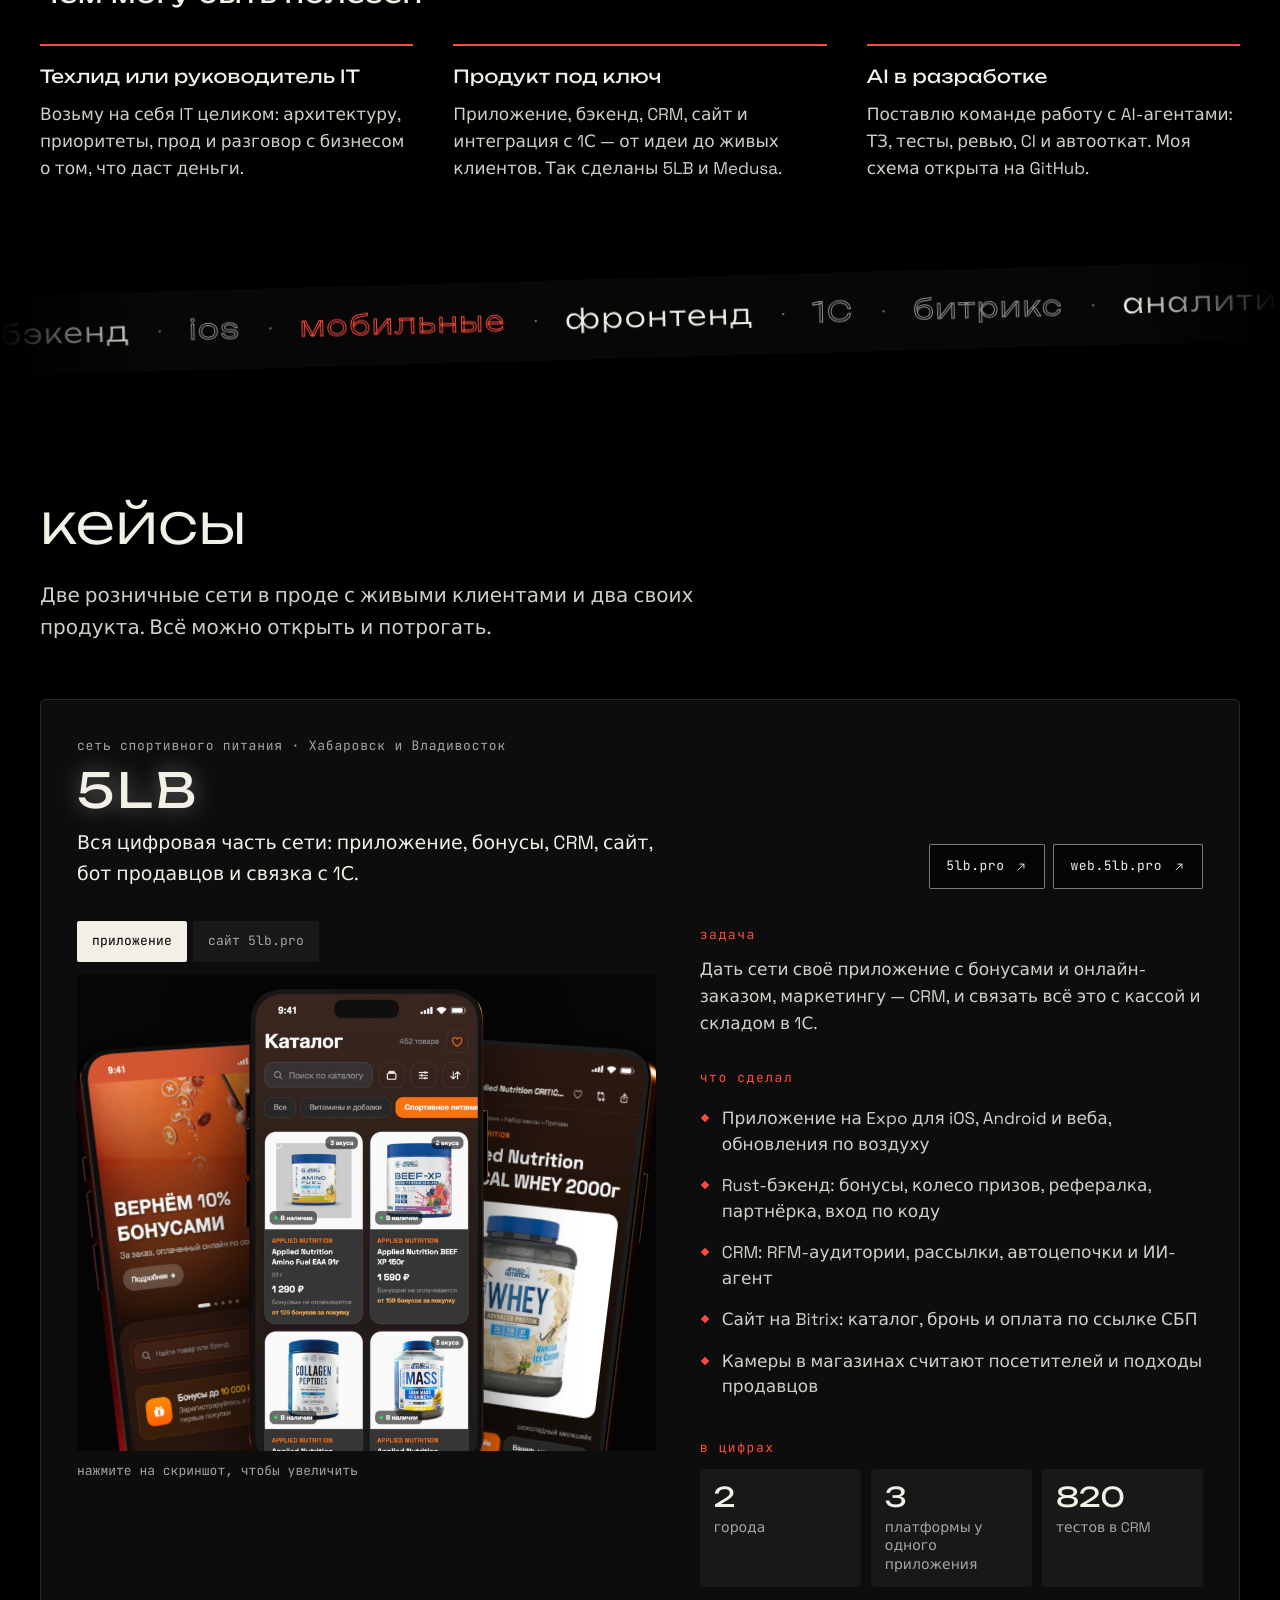
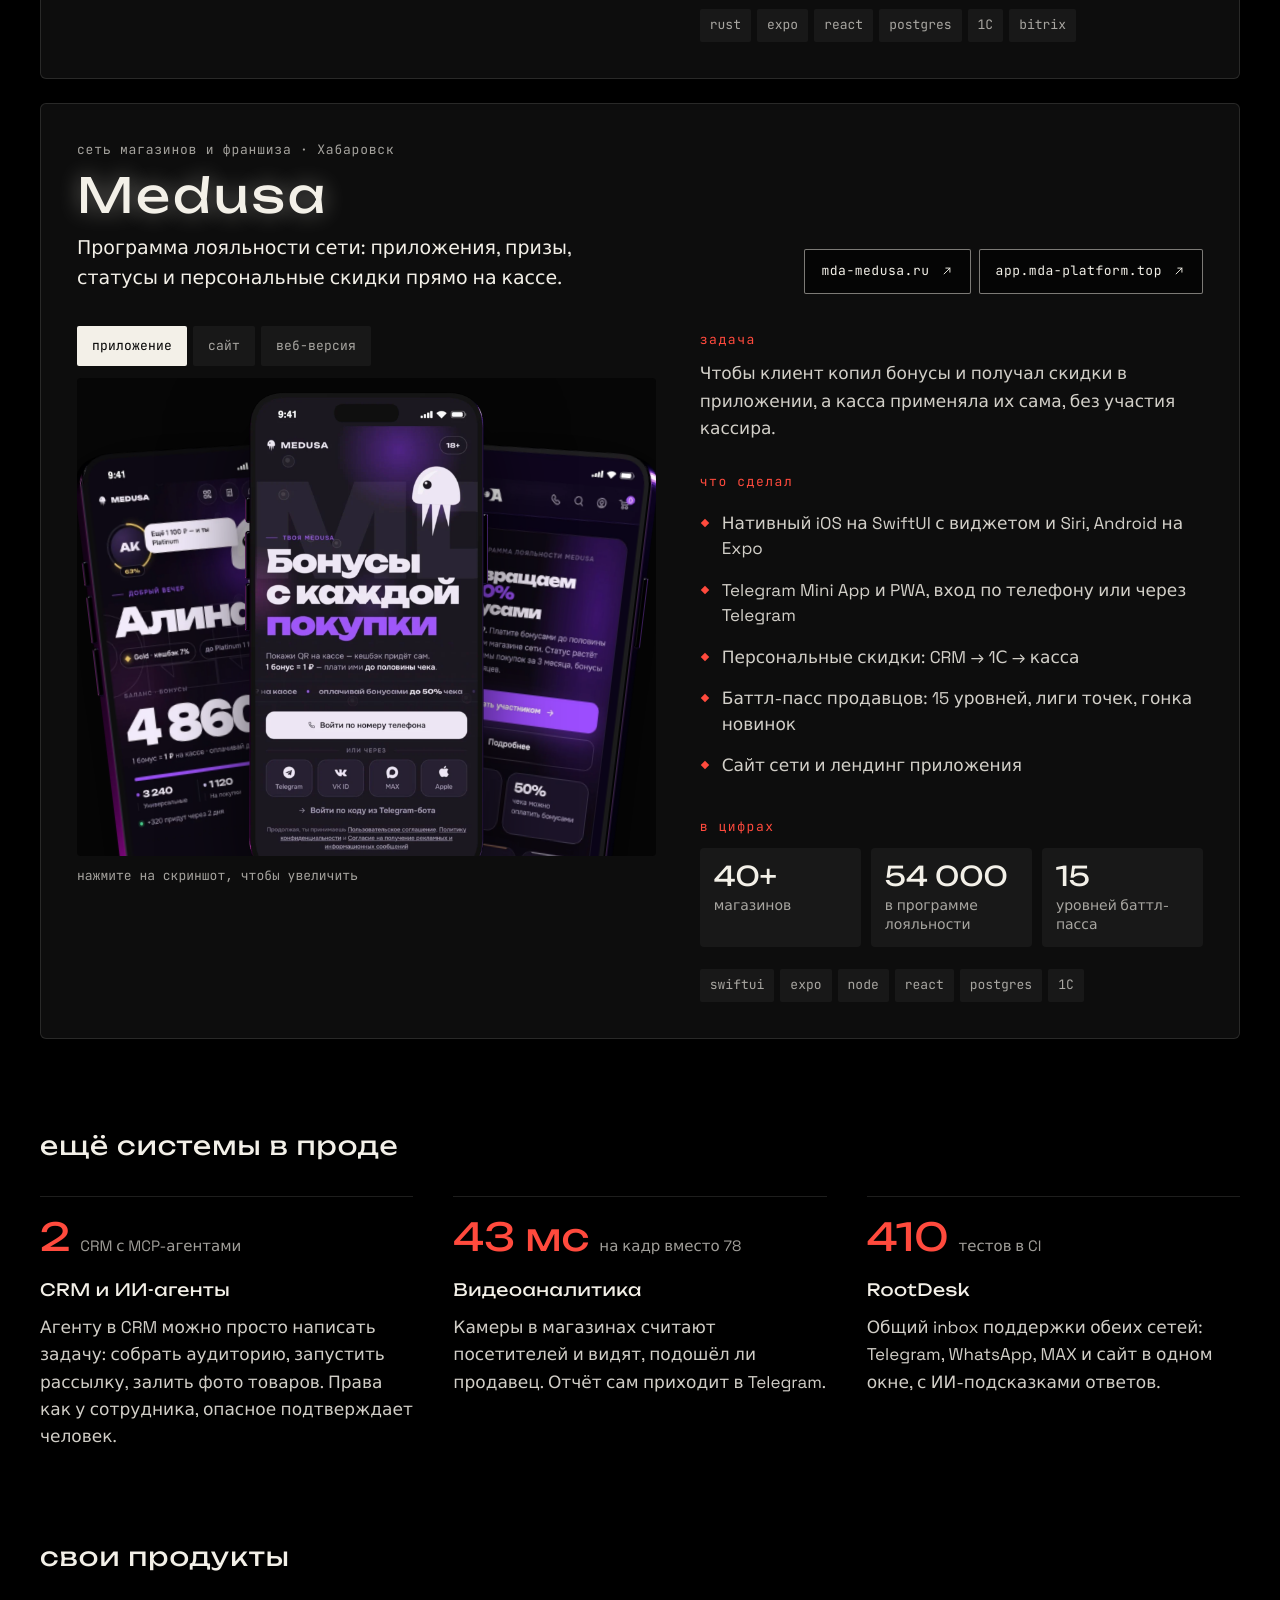
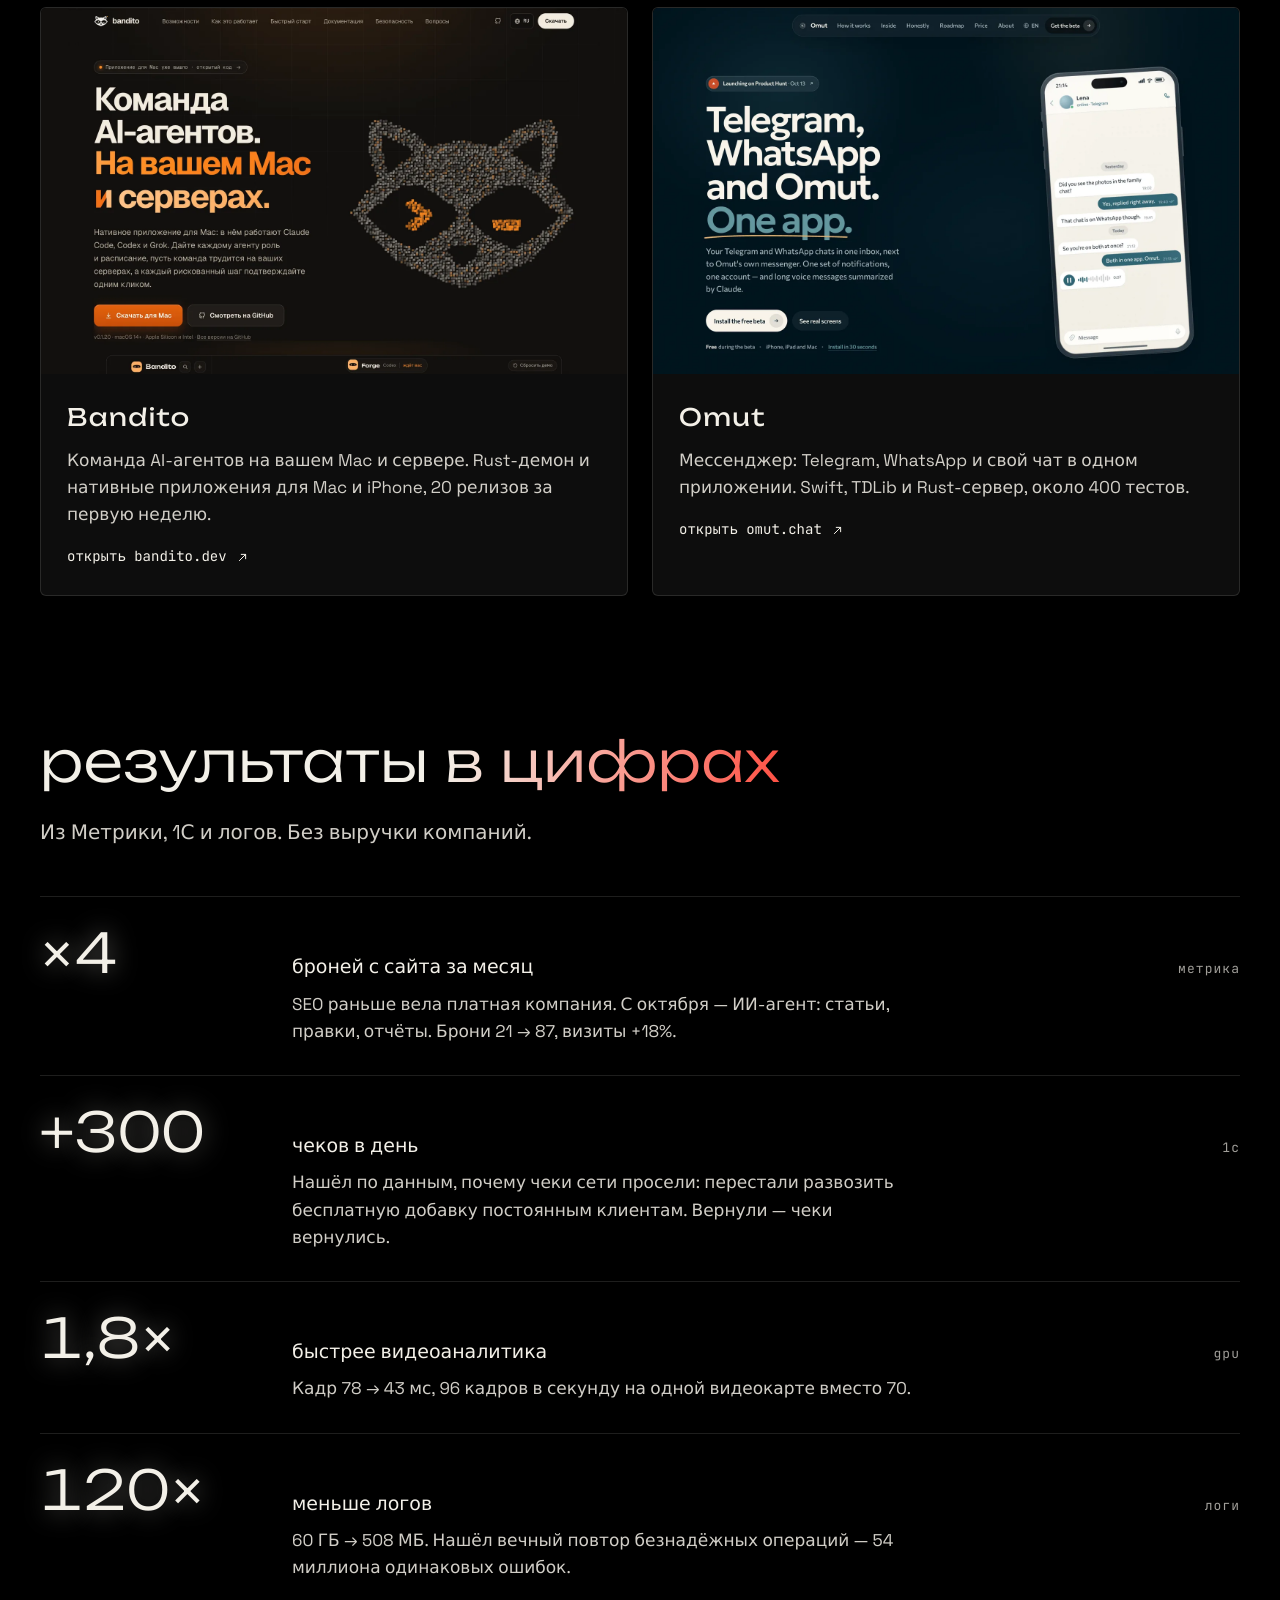
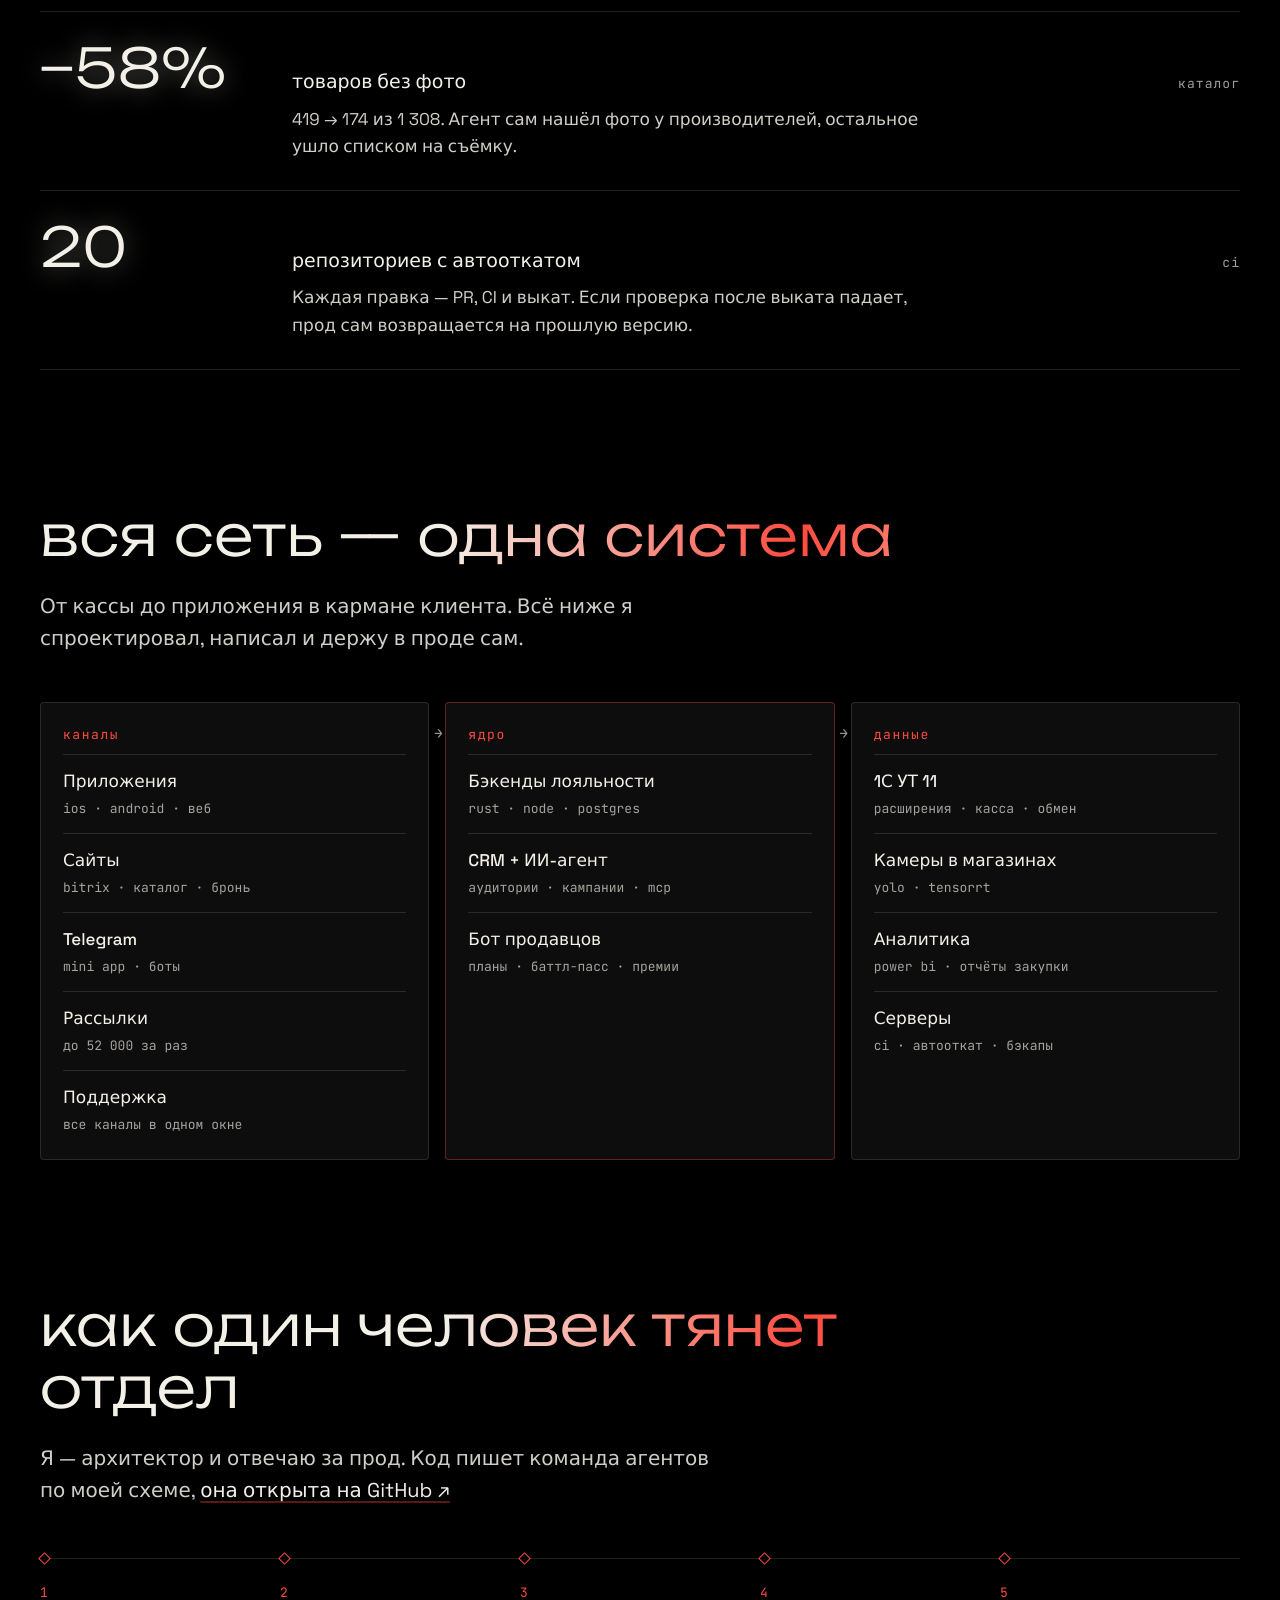
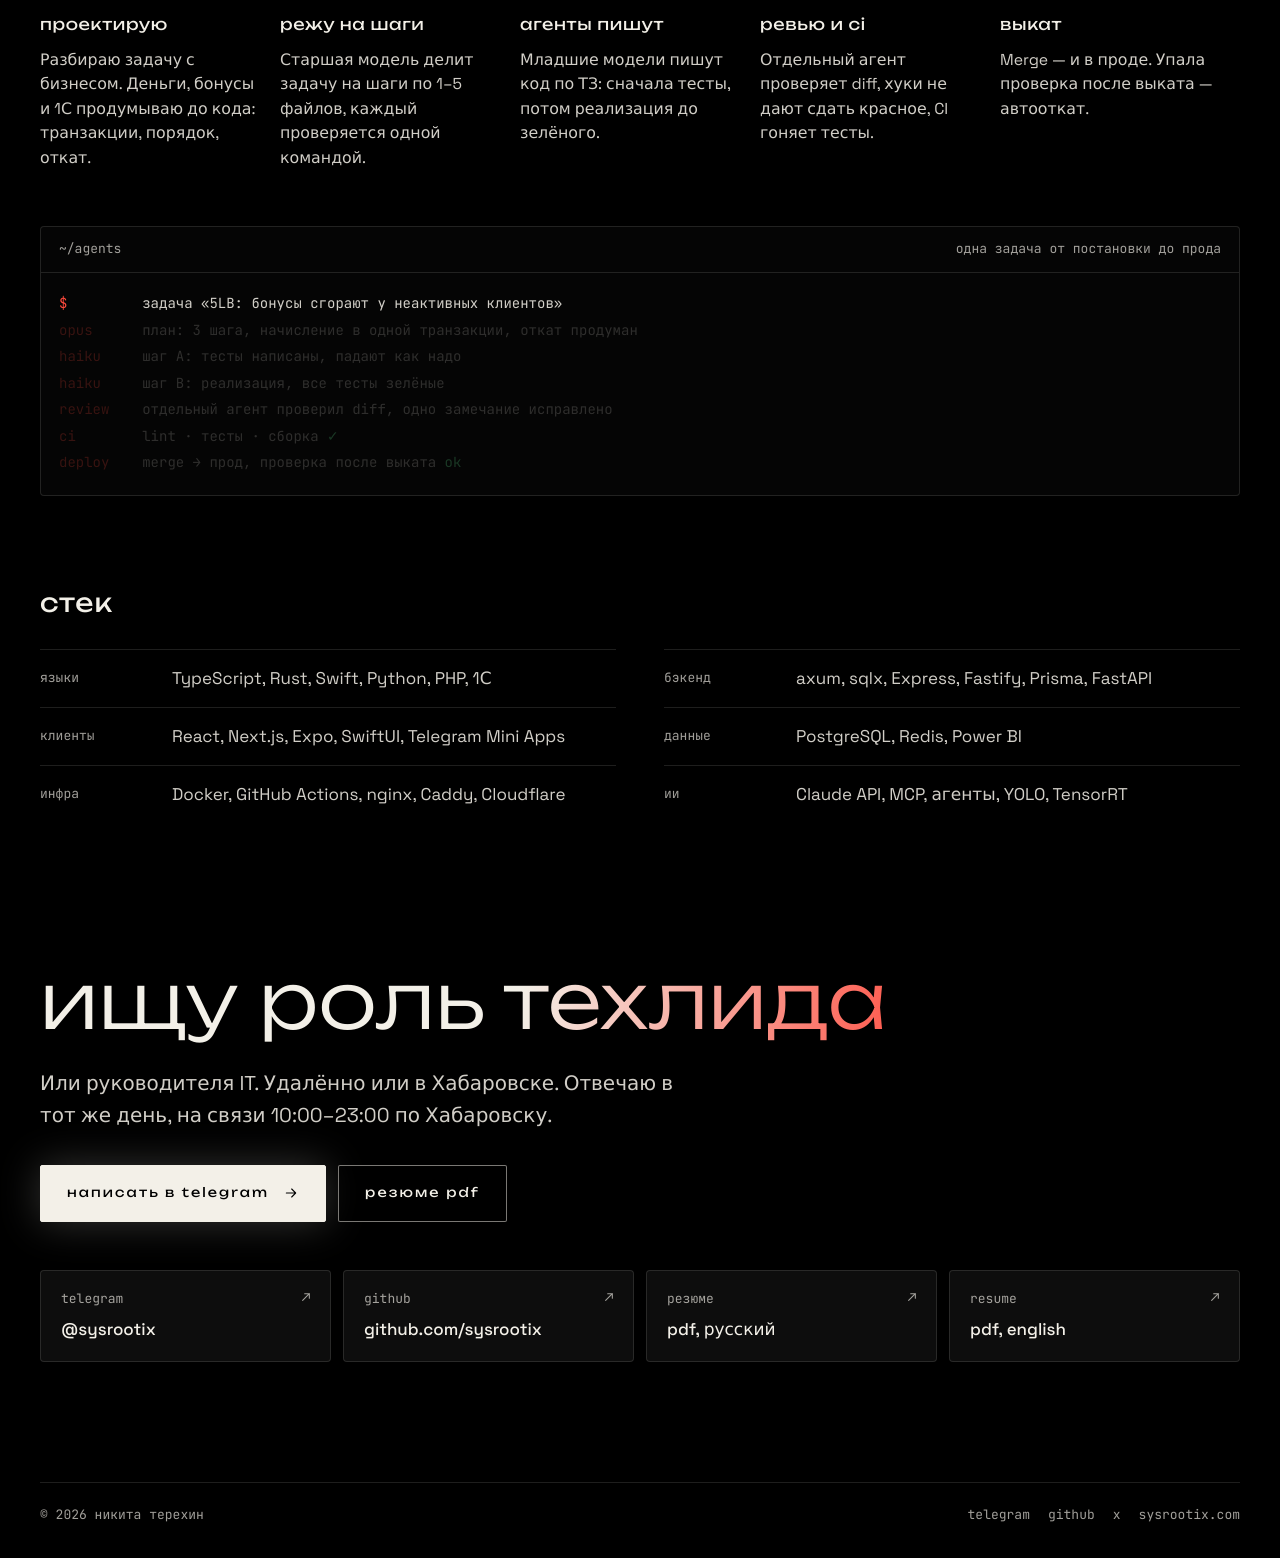
<file: portfolio/index.html>
<!DOCTYPE html>
<html lang="ru">
<head>
  <meta charset="utf-8">
  <meta name="viewport" content="width=device-width, initial-scale=1, viewport-fit=cover">
  <meta name="color-scheme" content="dark">
  <meta name="theme-color" content="#000000">
  <title>Никита Терехин — техлид, IT-отдел из одного человека</title>
  <meta name="description" content="Техлид из Хабаровска. Один веду весь IT двух розничных сетей, 5LB и Medusa: приложения, бэкенды, CRM, 1С, сайты, видеоаналитика и серверы. Код пишет команда AI-агентов по моей схеме.">
  <link rel="canonical" href="https://sysrootix.com/portfolio/">
  <link rel="alternate" hreflang="ru" href="https://sysrootix.com/portfolio/">
  <link rel="alternate" hreflang="en" href="https://sysrootix.com/portfolio/en/">
  <meta property="og:type" content="profile">
  <meta property="og:title" content="Никита Терехин — техлид, IT-отдел из одного человека">
  <meta property="og:description" content="Весь IT двух розничных сетей: приложения, бэкенды, CRM, 1С, сайты, камеры с ИИ.">
  <meta property="og:url" content="https://sysrootix.com/portfolio/">
  <meta property="og:image" content="https://sysrootix.com/portfolio/img/og.png?v=2">
  <meta name="twitter:card" content="summary_large_image">
  <link rel="icon" href="../assets/favicon.svg" type="image/svg+xml">
  <link rel="apple-touch-icon" href="../assets/apple-touch.png">
  <link rel="preconnect" href="https://fonts.googleapis.com">
  <link rel="preconnect" href="https://fonts.gstatic.com" crossorigin>
  <link href="https://fonts.googleapis.com/css2?family=JetBrains+Mono:wght@400;500&family=Space+Grotesk:wght@400;500&family=Unbounded:wght@300;400;500&display=swap" rel="stylesheet">
  <link rel="modulepreload" href="../assets/vendor/three.module.min.js">
  <link rel="stylesheet" href="p.css?v=8">
  <script>document.documentElement.classList.add("js")</script>
</head>
<body>
  <a class="skip" href="#projects">смотреть кейсы</a>
  <canvas id="scene" aria-hidden="true"></canvas>
  <div class="vignette" aria-hidden="true"></div>
  <div class="grain" aria-hidden="true"></div>

  <header class="bar">
    <a class="home" href="../" aria-label="Главная sysrootix.com"><img src="../assets/logo.svg" alt="" width="20" height="20"><span>sysrootix</span></a>
    <nav class="nav" id="nav" aria-label="Разделы"><a href="#about">обо мне</a><a href="#projects">кейсы</a><a href="#results">результаты</a><a href="#process">как работаю</a><a href="#contact">связь</a>
      <span class="nav-extra"><a href="https://t.me/sysrootix" rel="noopener noreferrer" target="_blank">telegram ↗</a><a href="resume.pdf" download>резюме pdf</a></span>
    </nav>
    <div class="bar-right">
      <a class="chip" href="en/" hreflang="en" lang="en" aria-label="English version">en</a>
      <a class="chip chip-wide chip-pdf" href="resume.pdf" download>резюме pdf</a>
      <button class="chip chip-wide menu-btn" type="button" aria-controls="nav" aria-expanded="false" data-open="меню" data-close="закрыть">меню</button>
    </div>
    <div class="progress" aria-hidden="true"><span></span></div>
  </header>

  <main>
    <section class="hero" id="top" data-shape="0">
      <p class="open"><i></i>открыт к предложениям</p>
      <h1 class="hname" aria-label="Никита Терехин"><b class="w"><span>н</span><span>и</span><span>к</span><span>и</span><span>т</span><span>а</span></b> <b class="w"><span>т</span><span>е</span><span>р</span><span>е</span><span>х</span><span>и</span><span>н</span></b></h1>
      <p class="role">техлид · it-отдел из одного человека<span class="caret" aria-hidden="true"></span></p>
      <p class="hero-lead">Один веду весь IT двух розничных сетей, 5LB и&nbsp;Medusa: приложения, лояльность, CRM, сайты и&nbsp;1С. Код пишет команда AI-агентов по&nbsp;моей схеме.</p>
      <p class="when">хабаровск · utc+10 · удалённо или на месте</p>
      <div class="actions">
        <a class="btn" href="#projects"><span>смотреть кейсы</span><svg viewBox="0 0 24 24" aria-hidden="true"><path d="M12 5v14M6 13l6 6 6-6" fill="none"/></svg></a>
        <a class="btn btn-line" href="https://t.me/sysrootix" rel="noopener noreferrer" target="_blank"><span>написать в telegram</span><svg viewBox="0 0 24 24" aria-hidden="true"><path d="M5 12h14M13 6l6 6-6 6" fill="none"/></svg></a>
      </div>
      <div class="hero-phones" aria-hidden="true">
        <img class="ph ph-l" src="img/hero-lb.webp" width="936" height="1800" alt="" fetchpriority="high">
        <img class="ph ph-r" src="img/hero-mda.webp" width="927" height="1800" alt="" fetchpriority="high">
      </div>
    </section>

    <section class="block" id="about" data-shape="1">
      <h2 class="title reveal">один человек вместо <span class="nw">it-отдела</span></h2>
      <p class="lead reveal">Проектирую, ставлю задачи и отвечаю за прод. Код пишут AI-агенты по моей схеме: тесты, ревью, CI, выкат с автооткатом. Поэтому один человек выдаёт объём целого отдела.</p>
      <div class="facts"><div class="fact reveal" style="--d:0ms"><b data-count="65000" data-prefix="" data-suffix="+">65 000+</b><span>клиентов в базах лояльности</span></div><div class="fact reveal" style="--d:80ms"><b data-count="50" data-prefix="" data-suffix="+">50+</b><span>магазинов работают на моих системах</span></div><div class="fact reveal" style="--d:160ms"><b data-count="20" data-prefix="" data-suffix="+">20+</b><span>систем в проде</span></div><div class="fact reveal" style="--d:240ms"><b data-count="14" data-prefix="" data-suffix="">14</b><span>ролей IT-отдела закрываю сам</span></div></div>
      <h3 class="sub reveal">чем могу быть полезен</h3>
      <ul class="offers"><li class="reveal" style="--d:0ms"><h3>Техлид или руководитель IT</h3><p>Возьму на себя IT целиком: архитектуру, приоритеты, прод и разговор с бизнесом о том, что даст деньги.</p></li><li class="reveal" style="--d:90ms"><h3>Продукт под ключ</h3><p>Приложение, бэкенд, CRM, сайт и интеграция с 1С — от идеи до живых клиентов. Так сделаны 5LB и Medusa.</p></li><li class="reveal" style="--d:180ms"><h3>AI в разработке</h3><p>Поставлю команде работу с AI-агентами: ТЗ, тесты, ревью, CI и автооткат. Моя схема открыта на GitHub.</p></li></ul>
      <div class="marquee" aria-hidden="true"><div class="marquee-track"><span>бэкенд</span><i>·</i><span>ios</span><i>·</i><span>мобильные</span><i>·</i><span>фронтенд</span><i>·</i><span>1С</span><i>·</i><span>битрикс</span><i>·</i><span>аналитика / bi</span><i>·</i><span>компьютерное зрение</span><i>·</i><span>ai-инженер</span><i>·</i><span>devops</span><i>·</i><span>серверы</span><i>·</i><span>маркетинг / seo</span><i>·</i><span>поддержка</span><i>·</i><span>продукт и дизайн</span><i>·</i><span>бэкенд</span><i>·</i><span>ios</span><i>·</i><span>мобильные</span><i>·</i><span>фронтенд</span><i>·</i><span>1С</span><i>·</i><span>битрикс</span><i>·</i><span>аналитика / bi</span><i>·</i><span>компьютерное зрение</span><i>·</i><span>ai-инженер</span><i>·</i><span>devops</span><i>·</i><span>серверы</span><i>·</i><span>маркетинг / seo</span><i>·</i><span>поддержка</span><i>·</i><span>продукт и дизайн</span><i>·</i></div></div>
    </section>

    <section class="block" id="projects" data-shape="2">
      <h2 class="title reveal">кейсы</h2>
      <p class="lead reveal">Две розничные сети в проде с живыми клиентами и два своих продукта. Всё можно открыть и потрогать.</p>
      
      <article class="case reveal" id="case-lb">
        <header class="case-head">
          <div>
            <p class="case-tag">сеть спортивного питания · Хабаровск и Владивосток</p>
            <h3 class="case-name">5LB</h3>
            <p class="case-one">Вся цифровая часть сети: приложение, бонусы, CRM, сайт, бот продавцов и связка с 1С.</p>
          </div>
          <div class="case-links"><a class="btn btn-sm btn-line" href="https://5lb.pro" rel="noopener noreferrer" target="_blank"><span>5lb.pro</span><svg class="go" viewBox="0 0 24 24" aria-hidden="true"><path d="M7 17 17 7M10 7h7v7" fill="none"/></svg></a><a class="btn btn-sm btn-line" href="https://web.5lb.pro" rel="noopener noreferrer" target="_blank"><span>web.5lb.pro</span><svg class="go" viewBox="0 0 24 24" aria-hidden="true"><path d="M7 17 17 7M10 7h7v7" fill="none"/></svg></a></div>
        </header>
        <div class="case-grid">
          <div class="viewer" data-viewer>
            <div class="vtabs" role="tablist" aria-label="Скриншоты"><button type="button" role="tab" id="lb-t0" aria-controls="lb-s0" aria-selected="true">приложение</button><button type="button" role="tab" id="lb-t1" aria-controls="lb-s1" aria-selected="false" tabindex="-1">сайт 5lb.pro</button></div>
            <div class="vstage"><div class="slide slide-app on" role="tabpanel" id="lb-s0" aria-labelledby="lb-t0"><button type="button" class="zoom ph-1" data-zoom="img/p-lb-1.webp" aria-label="увеличить: Приложение 5LB: главная с акциями и бонусами"><img src="img/p-lb-1.webp" width="680" height="1500" loading="lazy" alt="Приложение 5LB: главная с акциями и бонусами"></button><button type="button" class="zoom ph-2" data-zoom="img/p-lb-2.webp" aria-label="увеличить: Приложение 5LB: каталог спортивного питания с бонусами"><img src="img/p-lb-2.webp" width="755" height="1500" loading="lazy" alt="Приложение 5LB: каталог спортивного питания с бонусами"></button><button type="button" class="zoom ph-3" data-zoom="img/p-lb-3.webp" aria-label="увеличить: Приложение 5LB: карточка товара с выбором вкуса"><img src="img/p-lb-3.webp" width="680" height="1500" loading="lazy" alt="Приложение 5LB: карточка товара с выбором вкуса"></button></div><div class="slide slide-site" role="tabpanel" id="lb-s1" aria-labelledby="lb-t1">
              <div class="browser"><div class="browser-bar"><i></i><i></i><i></i><span>5lb.pro</span></div>
              <button type="button" class="zoom" data-zoom="img/site-lb.webp" aria-label="увеличить: Сайт 5lb.pro: главная с каталогом"><img src="img/site-lb.webp" width="1440" height="900" loading="lazy" alt="Сайт 5lb.pro: главная с каталогом"></button></div>
            </div></div>
            <p class="vhint">нажмите на скриншот, чтобы увеличить</p>
          </div>
          <div class="case-text">
            <p class="label">задача</p>
            <p class="case-task">Дать сети своё приложение с бонусами и онлайн-заказом, маркетингу — CRM, и связать всё это с кассой и складом в 1С.</p>
            <p class="label">что сделал</p>
            <ul class="list"><li>Приложение на Expo для iOS, Android и веба, обновления по воздуху</li><li>Rust-бэкенд: бонусы, колесо призов, рефералка, партнёрка, вход по коду</li><li>CRM: RFM-аудитории, рассылки, автоцепочки и ИИ-агент</li><li>Сайт на Bitrix: каталог, бронь и оплата по ссылке СБП</li><li>Камеры в магазинах считают посетителей и подходы продавцов</li></ul>
            <p class="label">в цифрах</p>
            <div class="nums"><div><b>2</b><span>города</span></div><div><b>3</b><span>платформы у одного приложения</span></div><div><b>820</b><span>тестов в CRM</span></div></div>
            <p class="chips"><i>rust</i><i>expo</i><i>react</i><i>postgres</i><i>1С</i><i>bitrix</i></p>
          </div>
        </div>
      </article>
      
      <article class="case reveal" id="case-mda">
        <header class="case-head">
          <div>
            <p class="case-tag">сеть магазинов и франшиза · Хабаровск</p>
            <h3 class="case-name">Medusa</h3>
            <p class="case-one">Программа лояльности сети: приложения, призы, статусы и персональные скидки прямо на кассе.</p>
          </div>
          <div class="case-links"><a class="btn btn-sm btn-line" href="https://mda-medusa.ru" rel="noopener noreferrer" target="_blank"><span>mda-medusa.ru</span><svg class="go" viewBox="0 0 24 24" aria-hidden="true"><path d="M7 17 17 7M10 7h7v7" fill="none"/></svg></a><a class="btn btn-sm btn-line" href="https://app.mda-platform.top" rel="noopener noreferrer" target="_blank"><span>app.mda-platform.top</span><svg class="go" viewBox="0 0 24 24" aria-hidden="true"><path d="M7 17 17 7M10 7h7v7" fill="none"/></svg></a></div>
        </header>
        <div class="case-grid">
          <div class="viewer" data-viewer>
            <div class="vtabs" role="tablist" aria-label="Скриншоты"><button type="button" role="tab" id="mda-t0" aria-controls="mda-s0" aria-selected="true">приложение</button><button type="button" role="tab" id="mda-t1" aria-controls="mda-s1" aria-selected="false" tabindex="-1">сайт</button><button type="button" role="tab" id="mda-t2" aria-controls="mda-s2" aria-selected="false" tabindex="-1">веб-версия</button></div>
            <div class="vstage"><div class="slide slide-app on" role="tabpanel" id="mda-s0" aria-labelledby="mda-t0"><button type="button" class="zoom ph-1" data-zoom="img/p-mda-1.webp" aria-label="увеличить: Приложение Medusa: профиль со статусом и балансом бонусов"><img src="img/p-mda-1.webp" width="680" height="1500" loading="lazy" alt="Приложение Medusa: профиль со статусом и балансом бонусов"></button><button type="button" class="zoom ph-2" data-zoom="img/p-mda-2.webp" aria-label="увеличить: Приложение Medusa: вход по телефону, Telegram, VK ID или Apple"><img src="img/p-mda-2.webp" width="755" height="1500" loading="lazy" alt="Приложение Medusa: вход по телефону, Telegram, VK ID или Apple"></button><button type="button" class="zoom ph-3" data-zoom="img/p-mda-3.webp" aria-label="увеличить: Программа лояльности Medusa: возвращаем до 10% бонусами"><img src="img/p-mda-3.webp" width="680" height="1500" loading="lazy" alt="Программа лояльности Medusa: возвращаем до 10% бонусами"></button></div><div class="slide slide-site" role="tabpanel" id="mda-s1" aria-labelledby="mda-t1">
              <div class="browser"><div class="browser-bar"><i></i><i></i><i></i><span>mda-medusa.ru</span></div>
              <button type="button" class="zoom" data-zoom="img/site-mda.webp" aria-label="увеличить: Сайт mda-medusa.ru: главная"><img src="img/site-mda.webp" width="1440" height="900" loading="lazy" alt="Сайт mda-medusa.ru: главная"></button></div>
            </div><div class="slide slide-site" role="tabpanel" id="mda-s2" aria-labelledby="mda-t2">
              <div class="browser"><div class="browser-bar"><i></i><i></i><i></i><span>app.mda-platform.top</span></div>
              <button type="button" class="zoom" data-zoom="img/web-mda.webp" aria-label="увеличить: Лендинг приложения app.mda-platform.top"><img src="img/web-mda.webp" width="1440" height="900" loading="lazy" alt="Лендинг приложения app.mda-platform.top"></button></div>
            </div></div>
            <p class="vhint">нажмите на скриншот, чтобы увеличить</p>
          </div>
          <div class="case-text">
            <p class="label">задача</p>
            <p class="case-task">Чтобы клиент копил бонусы и получал скидки в приложении, а касса применяла их сама, без участия кассира.</p>
            <p class="label">что сделал</p>
            <ul class="list"><li>Нативный iOS на SwiftUI с виджетом и Siri, Android на Expo</li><li>Telegram Mini App и PWA, вход по телефону или через Telegram</li><li>Персональные скидки: CRM → 1С → касса</li><li>Баттл-пасс продавцов: 15 уровней, лиги точек, гонка новинок</li><li>Сайт сети и лендинг приложения</li></ul>
            <p class="label">в цифрах</p>
            <div class="nums"><div><b>40+</b><span>магазинов</span></div><div><b>54 000</b><span>в программе лояльности</span></div><div><b>15</b><span>уровней баттл-пасса</span></div></div>
            <p class="chips"><i>swiftui</i><i>expo</i><i>node</i><i>react</i><i>postgres</i><i>1С</i></p>
          </div>
        </div>
      </article>
      <h3 class="sub reveal">ещё системы в проде</h3>
      <ul class="more"><li class="reveal" style="--d:0ms"><p class="more-fig"><b>2</b><span>CRM с MCP-агентами</span></p><h4>CRM и ИИ-агенты</h4><p>Агенту в CRM можно просто написать задачу: собрать аудиторию, запустить рассылку, залить фото товаров. Права как у сотрудника, опасное подтверждает человек.</p></li><li class="reveal" style="--d:80ms"><p class="more-fig"><b>43 мс</b><span>на кадр вместо 78</span></p><h4>Видеоаналитика</h4><p>Камеры в магазинах считают посетителей и видят, подошёл ли продавец. Отчёт сам приходит в Telegram.</p></li><li class="reveal" style="--d:160ms"><p class="more-fig"><b>410</b><span>тестов в CI</span></p><h4>RootDesk</h4><p>Общий inbox поддержки обеих сетей: Telegram, WhatsApp, MAX и сайт в одном окне, с ИИ-подсказками ответов.</p></li></ul>
      <h3 class="sub reveal">свои продукты</h3>
      <div class="owns">
        <a class="own reveal" style="--d:0ms" href="https://bandito.dev" rel="noopener noreferrer" target="_blank">
          <span class="own-shot"><img src="img/bandito.webp" width="1600" height="1000" loading="lazy" alt="Лендинг Bandito"></span>
          <span class="own-body">
            <span class="own-name">Bandito</span>
            <span class="own-text">Команда AI-агентов на вашем Mac и сервере. Rust-демон и нативные приложения для Mac и iPhone, 20 релизов за первую неделю.</span>
            <span class="own-go">открыть bandito.dev<svg class="go" viewBox="0 0 24 24" aria-hidden="true"><path d="M7 17 17 7M10 7h7v7" fill="none"/></svg></span>
          </span>
        </a>
        <a class="own reveal" style="--d:80ms" href="https://omut.chat" rel="noopener noreferrer" target="_blank">
          <span class="own-shot"><img src="img/omut.webp" width="1600" height="1000" loading="lazy" alt="Лендинг Omut"></span>
          <span class="own-body">
            <span class="own-name">Omut</span>
            <span class="own-text">Мессенджер: Telegram, WhatsApp и свой чат в одном приложении. Swift, TDLib и Rust-сервер, около 400 тестов.</span>
            <span class="own-go">открыть omut.chat<svg class="go" viewBox="0 0 24 24" aria-hidden="true"><path d="M7 17 17 7M10 7h7v7" fill="none"/></svg></span>
          </span>
        </a>
      </div>
    </section>

    <section class="block" id="results" data-shape="3">
      <h2 class="title reveal">результаты в цифрах</h2>
      <p class="lead reveal">Из Метрики, 1С и логов. Без выручки компаний.</p>
      <ol class="ledger"><li class="row reveal"><span class="v">×4</span><span class="what"><b>броней с сайта за месяц</b><span>SEO раньше вела платная компания. С октября — ИИ-агент: статьи, правки, отчёты. Брони 21 → 87, визиты +18%.</span></span><span class="src">метрика</span></li><li class="row reveal"><span class="v">+300</span><span class="what"><b>чеков в день</b><span>Нашёл по данным, почему чеки сети просели: перестали развозить бесплатную добавку постоянным клиентам. Вернули — чеки вернулись.</span></span><span class="src">1С</span></li><li class="row reveal"><span class="v">1,8×</span><span class="what"><b>быстрее видеоаналитика</b><span>Кадр 78 → 43 мс, 96 кадров в секунду на одной видеокарте вместо 70.</span></span><span class="src">gpu</span></li><li class="row reveal"><span class="v">120×</span><span class="what"><b>меньше логов</b><span>60 ГБ → 508 МБ. Нашёл вечный повтор безнадёжных операций — 54 миллиона одинаковых ошибок.</span></span><span class="src">логи</span></li><li class="row reveal"><span class="v">−58%</span><span class="what"><b>товаров без фото</b><span>419 → 174 из 1 308. Агент сам нашёл фото у производителей, остальное ушло списком на съёмку.</span></span><span class="src">каталог</span></li><li class="row reveal"><span class="v">20</span><span class="what"><b>репозиториев с автооткатом</b><span>Каждая правка — PR, CI и выкат. Если проверка после выката падает, прод сам возвращается на прошлую версию.</span></span><span class="src">ci</span></li></ol>
    </section>

    <section class="block" id="systems" data-shape="1">
      <h2 class="title reveal">вся сеть — одна система</h2>
      <p class="lead reveal">От кассы до приложения в кармане клиента. Всё ниже я спроектировал, написал и держу в проде сам.</p>
      <div class="map"><div class="tier reveal" style="--d:0ms"><p class="tier-name">каналы</p><ul><li><b>Приложения</b><span>ios · android · веб</span></li><li><b>Сайты</b><span>bitrix · каталог · бронь</span></li><li><b>Telegram</b><span>mini app · боты</span></li><li><b>Рассылки</b><span>до 52 000 за раз</span></li><li><b>Поддержка</b><span>все каналы в одном окне</span></li></ul></div><div class="tier tier-core reveal" style="--d:90ms"><p class="tier-name">ядро</p><ul><li><b>Бэкенды лояльности</b><span>rust · node · postgres</span></li><li><b>CRM + ИИ-агент</b><span>аудитории · кампании · mcp</span></li><li><b>Бот продавцов</b><span>планы · баттл-пасс · премии</span></li></ul></div><div class="tier reveal" style="--d:180ms"><p class="tier-name">данные</p><ul><li><b>1С УТ 11</b><span>расширения · касса · обмен</span></li><li><b>Камеры в магазинах</b><span>yolo · tensorrt</span></li><li><b>Аналитика</b><span>power bi · отчёты закупки</span></li><li><b>Серверы</b><span>ci · автооткат · бэкапы</span></li></ul></div></div>
    </section>

    <section class="block" id="process" data-shape="4">
      <h2 class="title reveal">как один человек тянет отдел</h2>
      <p class="lead reveal">Я — архитектор и отвечаю за прод. Код пишет команда агентов по моей схеме, <a href="https://github.com/sysrootix/claude-agent-team" rel="noopener noreferrer" target="_blank">она открыта на GitHub ↗</a></p>
      <ol class="steps"><li class="reveal" style="--d:0ms"><b><i>1</i>проектирую</b><p>Разбираю задачу с бизнесом. Деньги, бонусы и 1С продумываю до кода: транзакции, порядок, откат.</p></li><li class="reveal" style="--d:70ms"><b><i>2</i>режу на шаги</b><p>Старшая модель делит задачу на шаги по 1–5 файлов, каждый проверяется одной командой.</p></li><li class="reveal" style="--d:140ms"><b><i>3</i>агенты пишут</b><p>Младшие модели пишут код по ТЗ: сначала тесты, потом реализация до зелёного.</p></li><li class="reveal" style="--d:210ms"><b><i>4</i>ревью и ci</b><p>Отдельный агент проверяет diff, хуки не дают сдать красное, CI гоняет тесты.</p></li><li class="reveal" style="--d:280ms"><b><i>5</i>выкат</b><p>Merge — и в проде. Упала проверка после выката — автооткат.</p></li></ol>
      <div class="term reveal" aria-label="Пример: как проходит одна задача">
        <div class="term-bar"><span>~/agents</span><span>одна задача от постановки до прода</span></div>
        <ol class="term-log"><li><i>$</i>задача «5LB: бонусы сгорают у неактивных клиентов»</li><li><i>opus</i>план: 3 шага, начисление в одной транзакции, откат продуман</li><li><i>haiku</i>шаг A: тесты написаны, падают как надо</li><li><i>haiku</i>шаг B: реализация, все тесты зелёные</li><li><i>review</i>отдельный агент проверил diff, одно замечание исправлено</li><li><i>ci</i>lint · тесты · сборка <em>✓</em></li><li><i>deploy</i>merge → прод, проверка после выката <em>ok</em></li></ol>
      </div>
      <h3 class="sub reveal">стек</h3>
      <dl class="stack reveal"><div><dt>языки</dt><dd>TypeScript, Rust, Swift, Python, PHP, 1С</dd></div><div><dt>бэкенд</dt><dd>axum, sqlx, Express, Fastify, Prisma, FastAPI</dd></div><div><dt>клиенты</dt><dd>React, Next.js, Expo, SwiftUI, Telegram Mini Apps</dd></div><div><dt>данные</dt><dd>PostgreSQL, Redis, Power BI</dd></div><div><dt>инфра</dt><dd>Docker, GitHub Actions, nginx, Caddy, Cloudflare</dd></div><div><dt>ии</dt><dd>Claude API, MCP, агенты, YOLO, TensorRT</dd></div></dl>
    </section>

    <section class="block contact" id="contact" data-shape="4">
      <h2 class="title title-xl reveal">ищу роль техлида</h2>
      <p class="lead reveal">Или руководителя IT. Удалённо или в Хабаровске. Отвечаю в тот же день, на связи 10:00–23:00 по Хабаровску.</p>
      <div class="actions reveal">
        <a class="btn" href="https://t.me/sysrootix" rel="noopener noreferrer" target="_blank"><span>написать в telegram</span><svg viewBox="0 0 24 24" aria-hidden="true"><path d="M5 12h14M13 6l6 6-6 6" fill="none"/></svg></a>
        <a class="btn btn-line" href="resume.pdf" download><span>резюме pdf</span></a>
      </div>
      <ul class="contacts reveal" aria-label="Контакты"><li><a href="https://t.me/sysrootix" rel="noopener noreferrer" target="_blank"><span>telegram</span><b>@sysrootix</b><svg class="go" viewBox="0 0 24 24" aria-hidden="true"><path d="M7 17 17 7M10 7h7v7" fill="none"/></svg></a></li><li><a href="https://github.com/sysrootix" rel="noopener noreferrer" target="_blank"><span>github</span><b>github.com/sysrootix</b><svg class="go" viewBox="0 0 24 24" aria-hidden="true"><path d="M7 17 17 7M10 7h7v7" fill="none"/></svg></a></li><li><a href="resume.pdf" download><span>резюме</span><b>pdf, русский</b><svg class="go" viewBox="0 0 24 24" aria-hidden="true"><path d="M7 17 17 7M10 7h7v7" fill="none"/></svg></a></li><li><a href="resume-en.pdf" download><span>resume</span><b>pdf, english</b><svg class="go" viewBox="0 0 24 24" aria-hidden="true"><path d="M7 17 17 7M10 7h7v7" fill="none"/></svg></a></li></ul>
      <footer class="foot">
        <span>© 2026 никита терехин</span>
        <span><a href="https://t.me/sysrootix" rel="noopener noreferrer" target="_blank">telegram</a><a href="https://github.com/sysrootix" rel="me noopener noreferrer" target="_blank">github</a><a href="https://x.com/sysrootix" rel="me noopener noreferrer" target="_blank">x</a><a href="../">sysrootix.com</a></span>
      </footer>
    </section>
  </main>

  <dialog class="lb" aria-label="увеличить">
    <form method="dialog"><button class="lb-close" aria-label="Закрыть">×</button></form>
    <img alt="">
  </dialog>

  <script src="p.js?v=6" defer></script>
  <script type="module" src="../scene.js?v=2"></script>
</body>
</html>
</file>
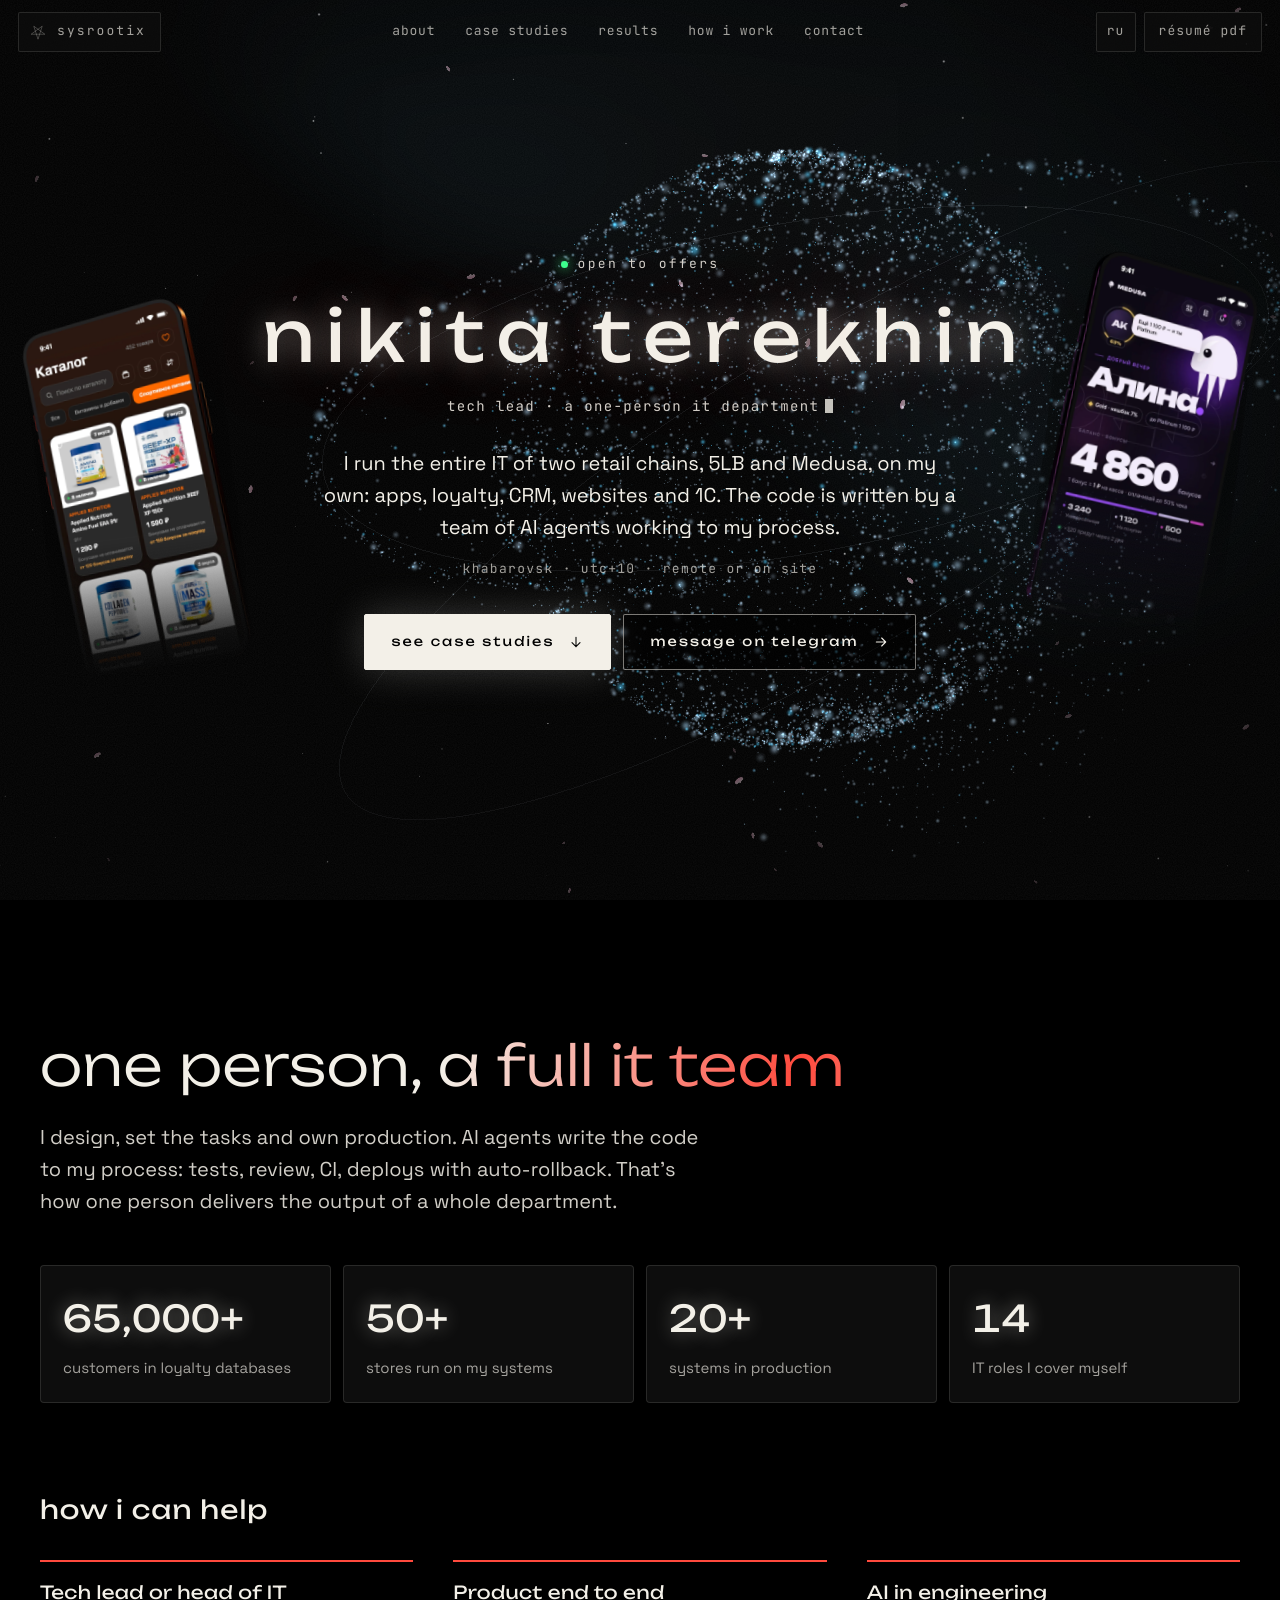
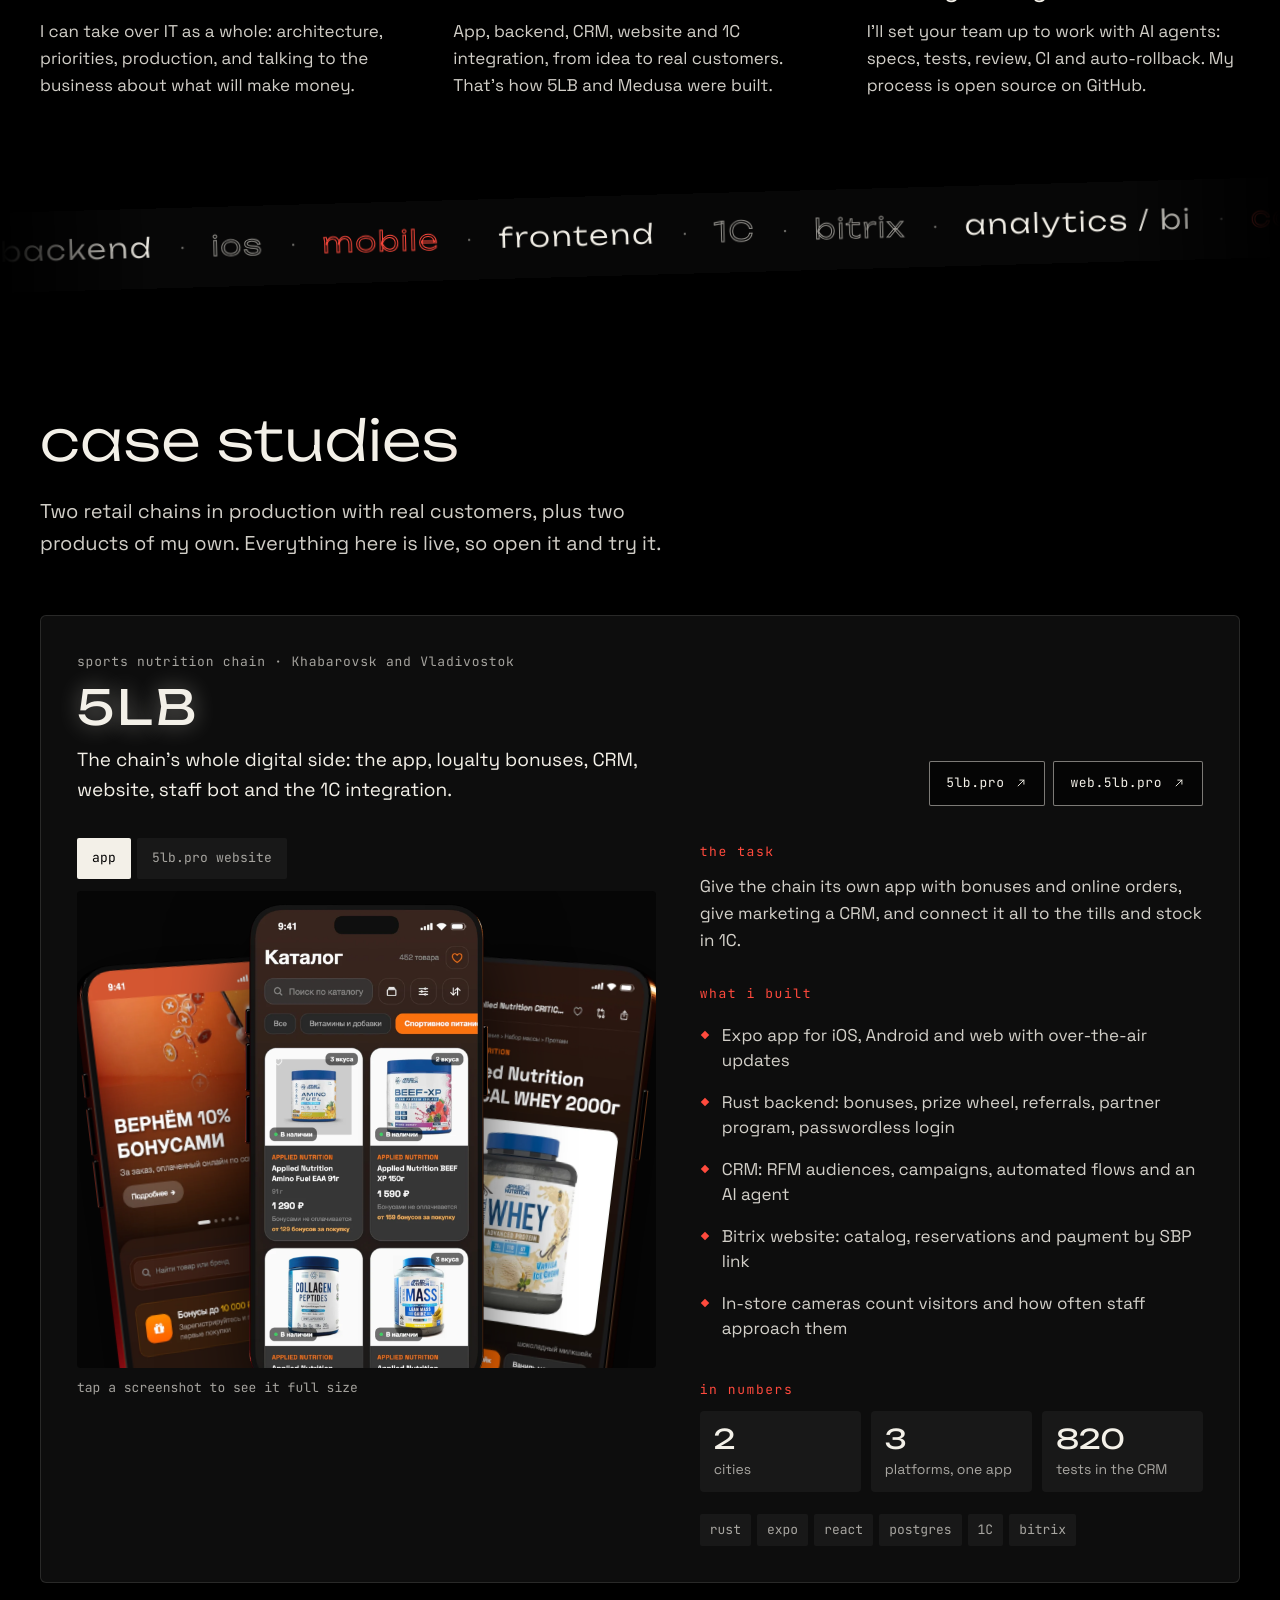
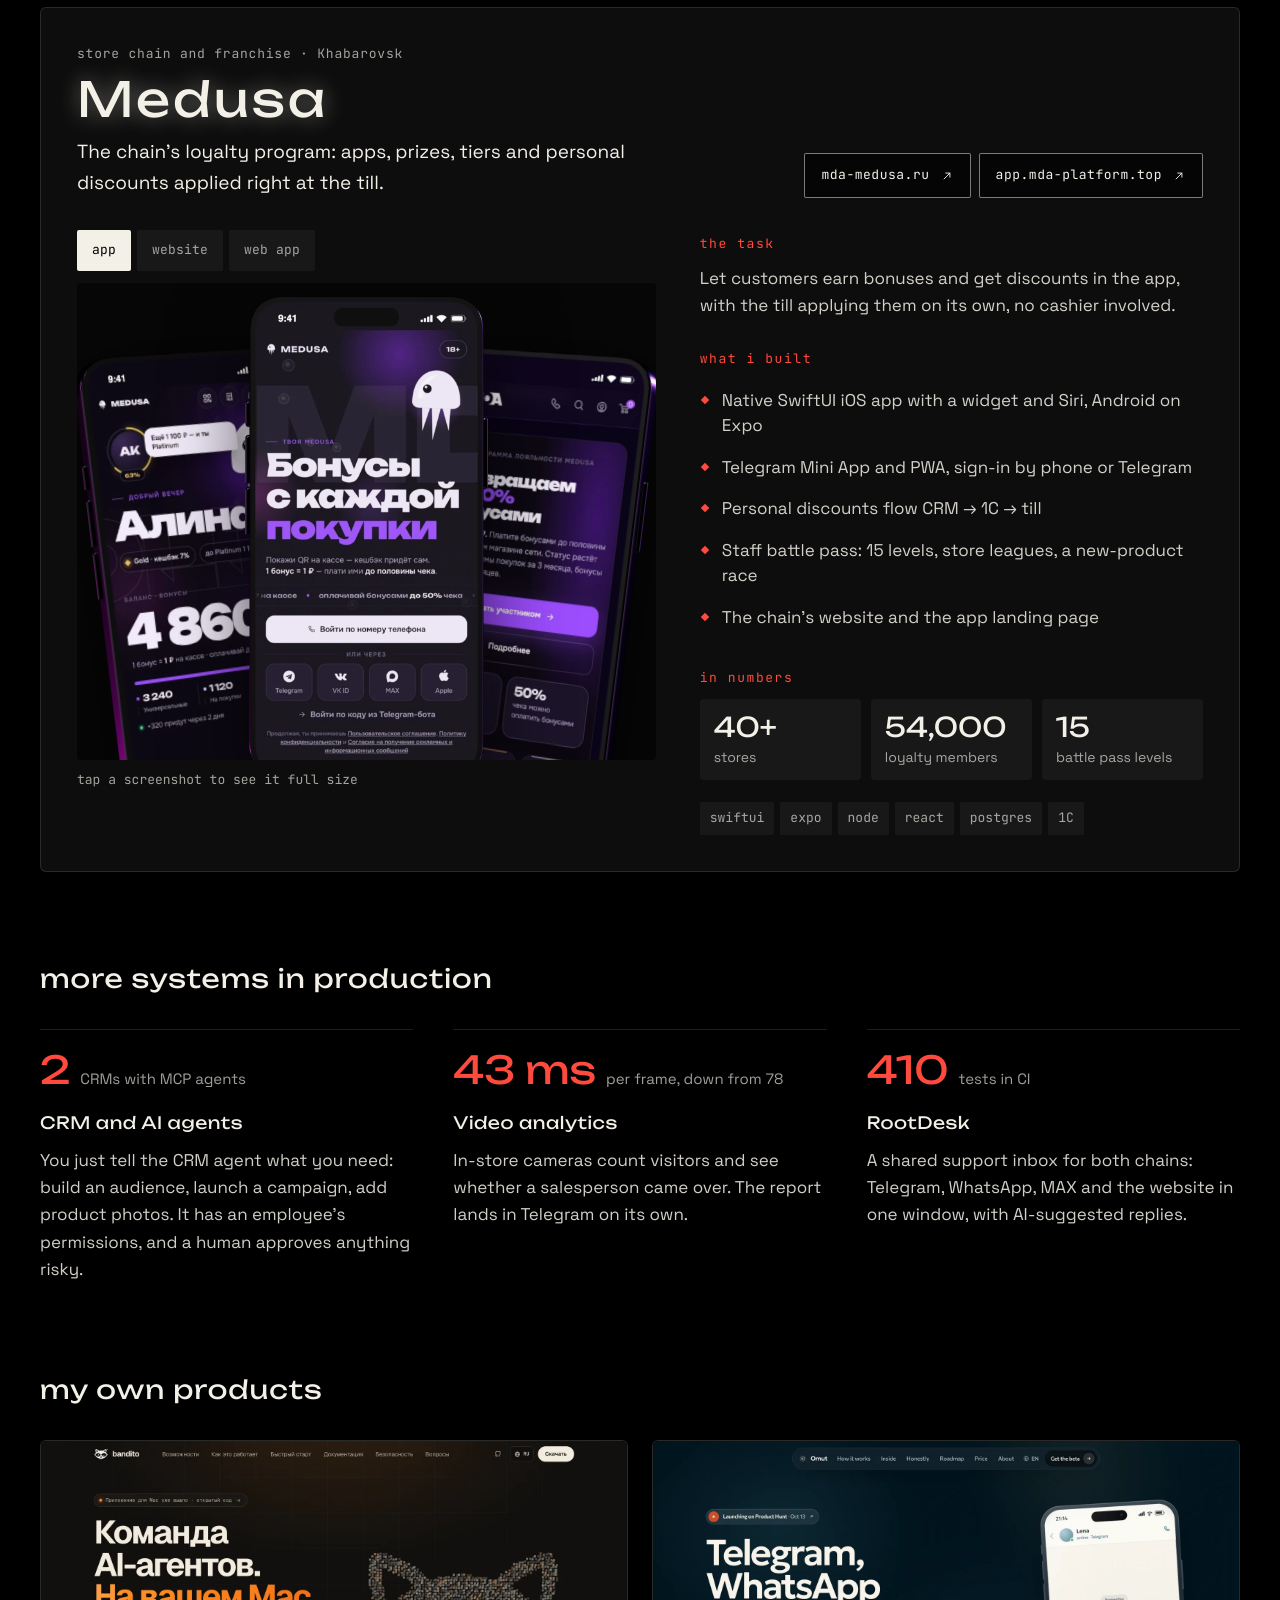
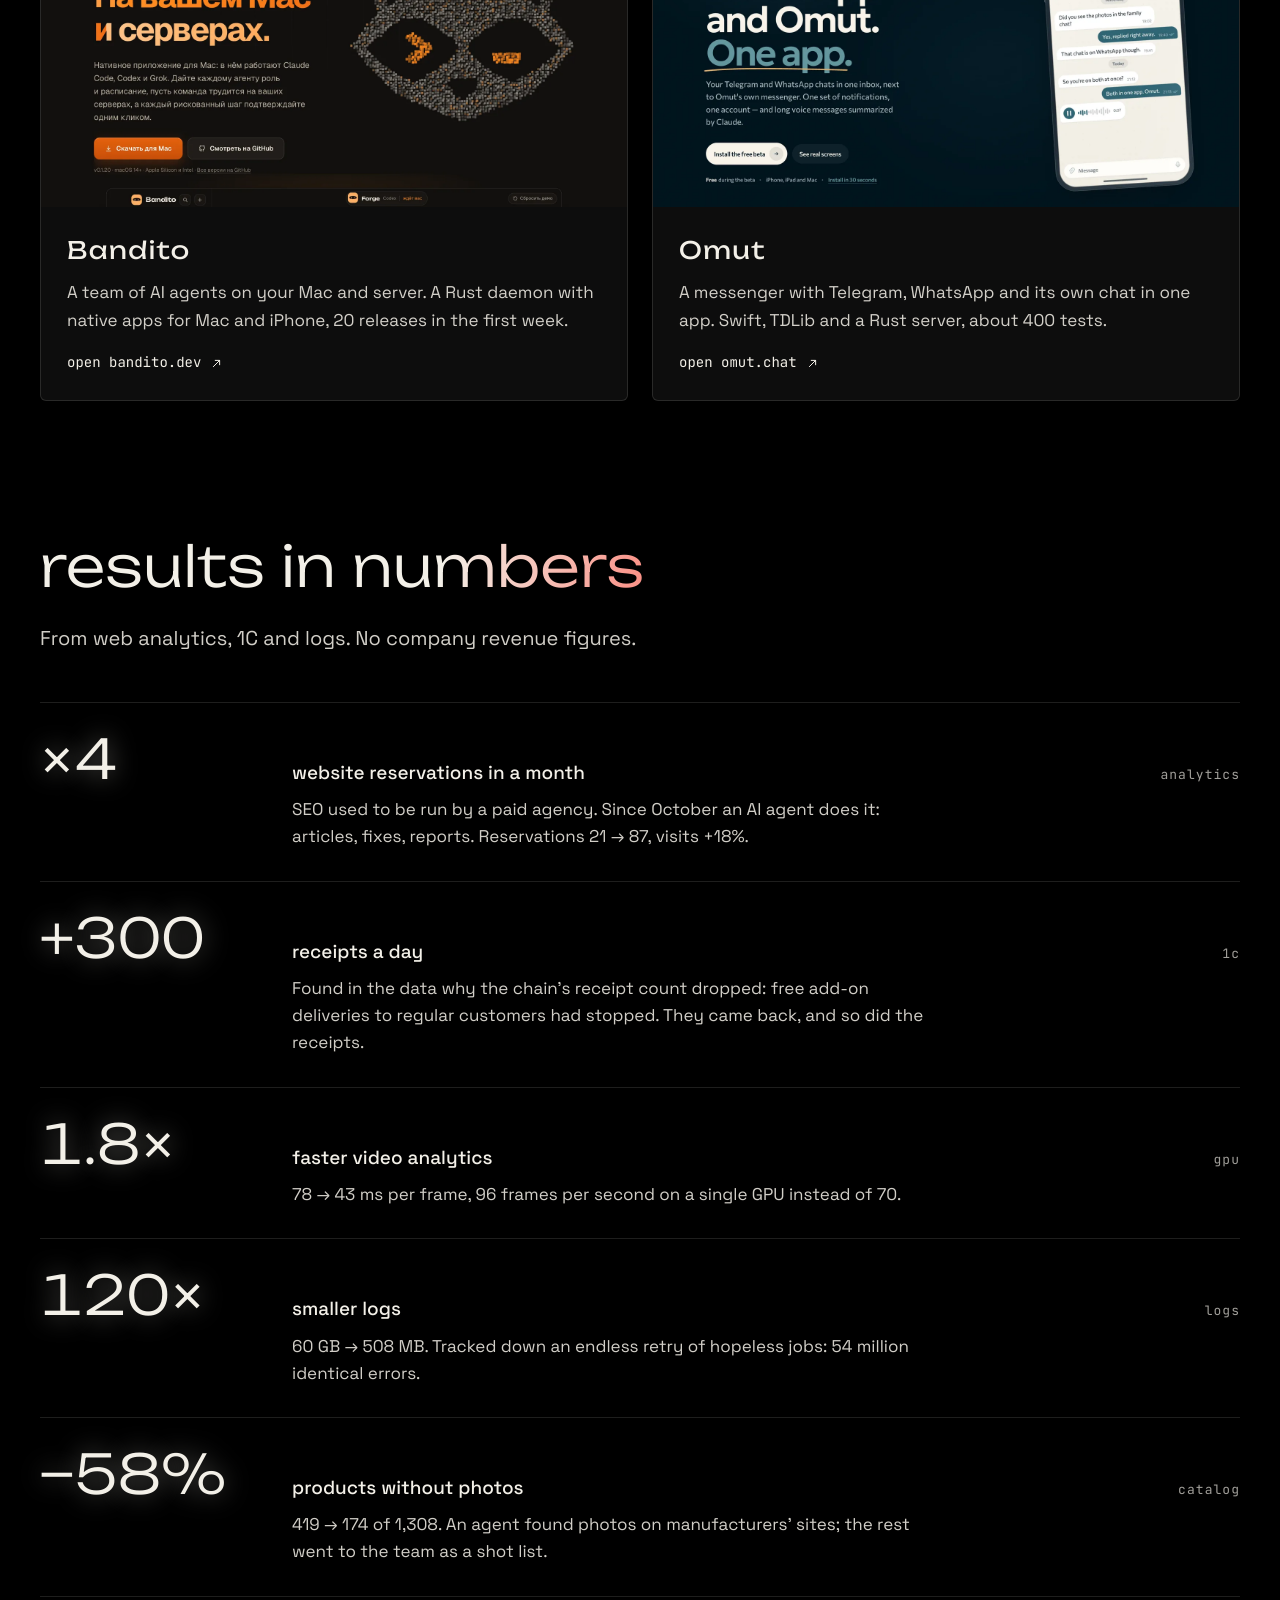
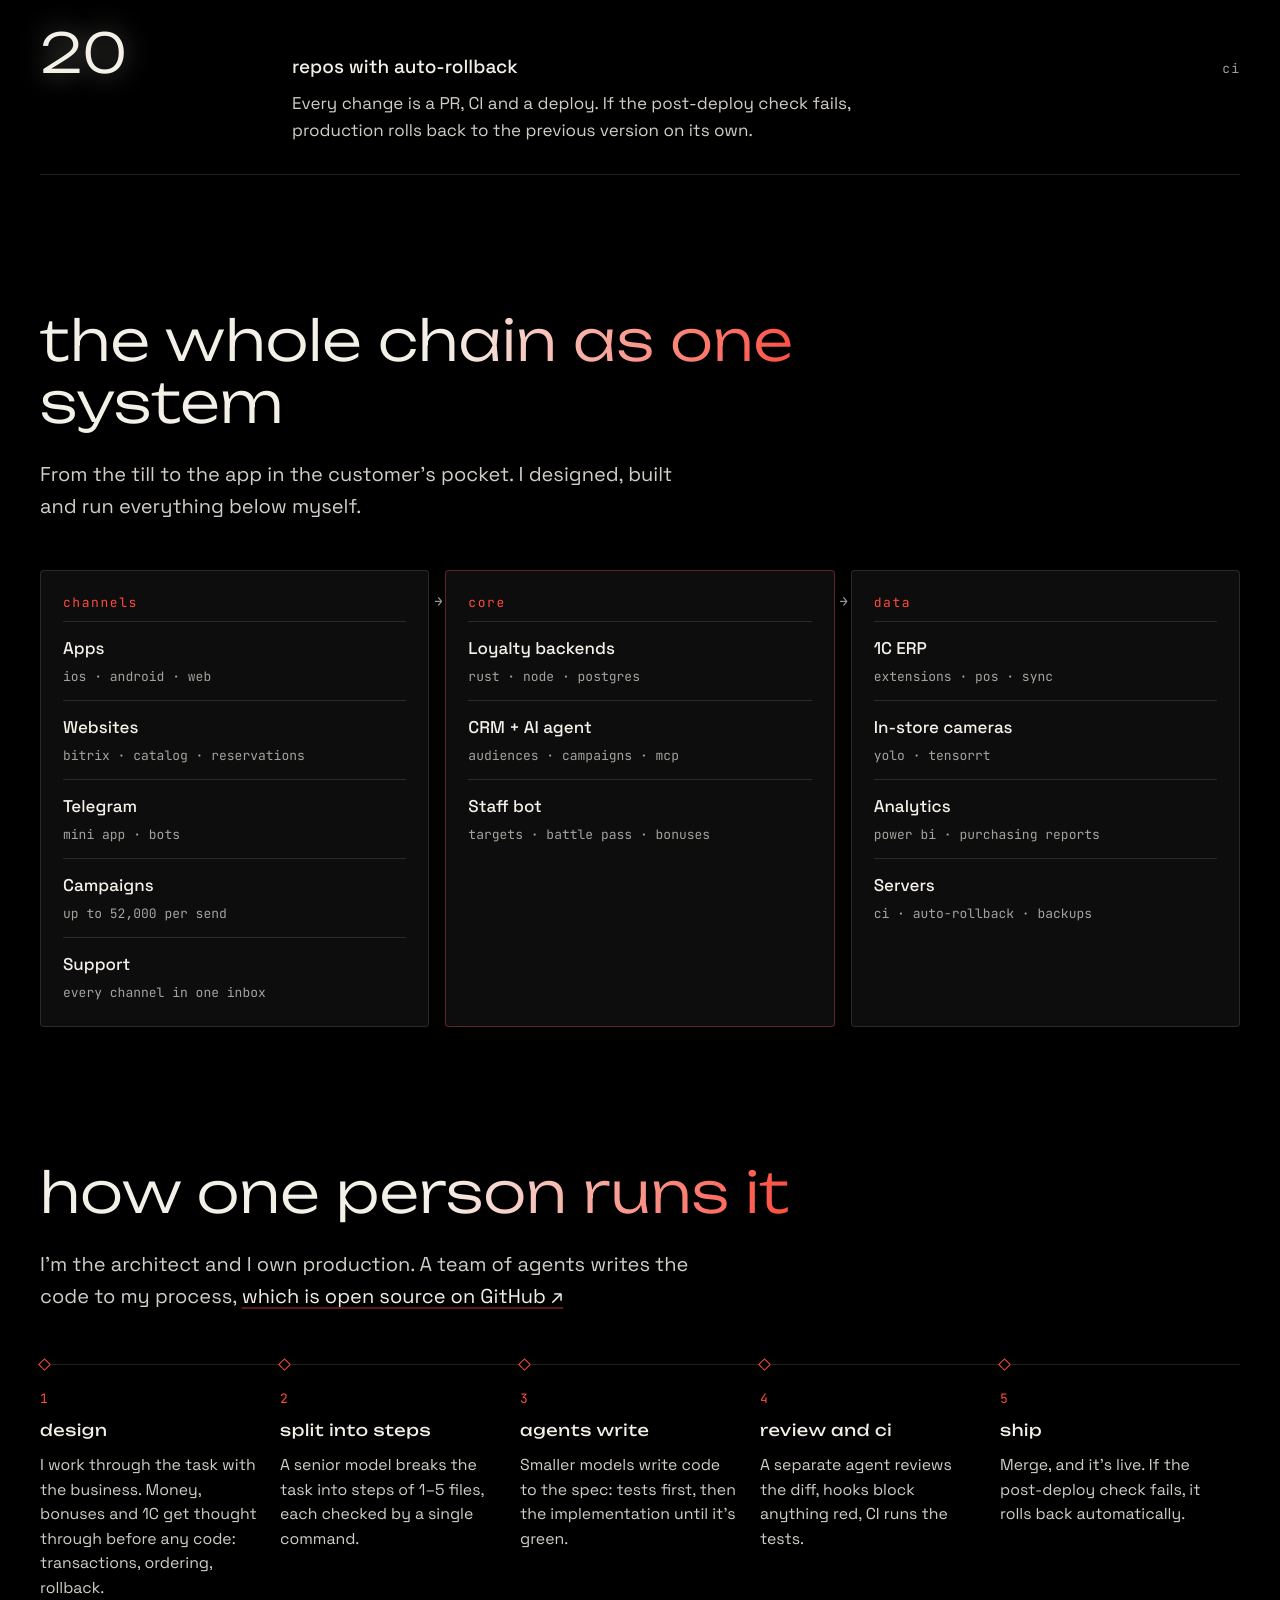
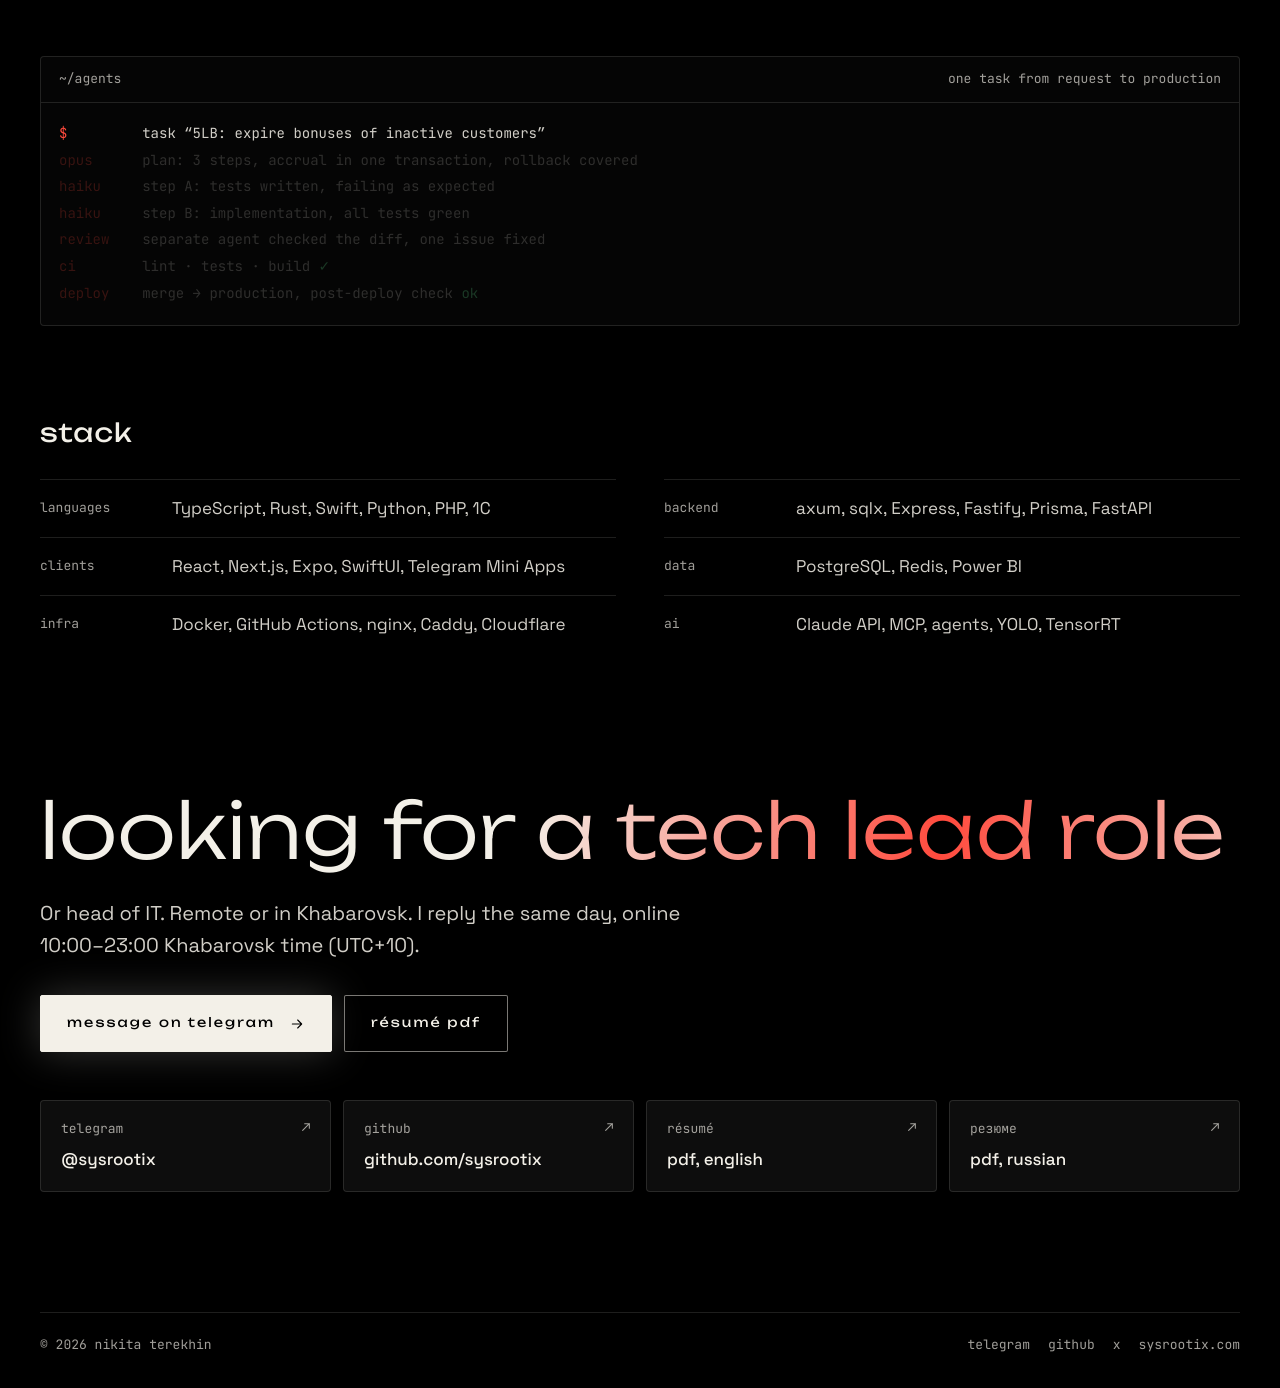
<file: portfolio/en/index.html>
<!DOCTYPE html>
<html lang="en">
<head>
  <meta charset="utf-8">
  <meta name="viewport" content="width=device-width, initial-scale=1, viewport-fit=cover">
  <meta name="color-scheme" content="dark">
  <meta name="theme-color" content="#000000">
  <title>Nikita Terekhin — tech lead, a one-person IT department</title>
  <meta name="description" content="Tech lead from Khabarovsk. I run the entire IT of two retail chains, 5LB and Medusa, on my own: apps, backends, CRM, 1C, websites, in-store video analytics and servers. The code is written by a team of AI agents I designed.">
  <link rel="canonical" href="https://sysrootix.com/portfolio/en/">
  <link rel="alternate" hreflang="ru" href="https://sysrootix.com/portfolio/">
  <link rel="alternate" hreflang="en" href="https://sysrootix.com/portfolio/en/">
  <meta property="og:type" content="profile">
  <meta property="og:title" content="Nikita Terekhin — tech lead, a one-person IT department">
  <meta property="og:description" content="The entire IT of two retail chains: apps, backends, CRM, 1C, websites, AI cameras.">
  <meta property="og:url" content="https://sysrootix.com/portfolio/en/">
  <meta property="og:image" content="https://sysrootix.com/portfolio/img/og-en.png?v=2">
  <meta name="twitter:card" content="summary_large_image">
  <link rel="icon" href="../../assets/favicon.svg" type="image/svg+xml">
  <link rel="apple-touch-icon" href="../../assets/apple-touch.png">
  <link rel="preconnect" href="https://fonts.googleapis.com">
  <link rel="preconnect" href="https://fonts.gstatic.com" crossorigin>
  <link href="https://fonts.googleapis.com/css2?family=JetBrains+Mono:wght@400;500&family=Space+Grotesk:wght@400;500&family=Unbounded:wght@300;400;500&display=swap" rel="stylesheet">
  <link rel="modulepreload" href="../../assets/vendor/three.module.min.js">
  <link rel="stylesheet" href="../p.css?v=8">
  <script>document.documentElement.classList.add("js")</script>
</head>
<body>
  <a class="skip" href="#projects">see case studies</a>
  <canvas id="scene" aria-hidden="true"></canvas>
  <div class="vignette" aria-hidden="true"></div>
  <div class="grain" aria-hidden="true"></div>

  <header class="bar">
    <a class="home" href="../../" aria-label="Home sysrootix.com"><img src="../../assets/logo.svg" alt="" width="20" height="20"><span>sysrootix</span></a>
    <nav class="nav" id="nav" aria-label="Sections"><a href="#about">about</a><a href="#projects">case studies</a><a href="#results">results</a><a href="#process">how i work</a><a href="#contact">contact</a>
      <span class="nav-extra"><a href="https://t.me/sysrootix" rel="noopener noreferrer" target="_blank">telegram ↗</a><a href="../resume-en.pdf" download>résumé pdf</a></span>
    </nav>
    <div class="bar-right">
      <a class="chip" href="../" hreflang="ru" lang="ru" aria-label="Русская версия">ru</a>
      <a class="chip chip-wide chip-pdf" href="../resume-en.pdf" download>résumé pdf</a>
      <button class="chip chip-wide menu-btn" type="button" aria-controls="nav" aria-expanded="false" data-open="menu" data-close="close">menu</button>
    </div>
    <div class="progress" aria-hidden="true"><span></span></div>
  </header>

  <main>
    <section class="hero" id="top" data-shape="0">
      <p class="open"><i></i>open to offers</p>
      <h1 class="hname" aria-label="Nikita Terekhin"><b class="w"><span>n</span><span>i</span><span>k</span><span>i</span><span>t</span><span>a</span></b> <b class="w"><span>t</span><span>e</span><span>r</span><span>e</span><span>k</span><span>h</span><span>i</span><span>n</span></b></h1>
      <p class="role">tech lead · a one-person it department<span class="caret" aria-hidden="true"></span></p>
      <p class="hero-lead">I run the entire IT of two retail chains, 5LB and&nbsp;Medusa, on my own: apps, loyalty, CRM, websites and&nbsp;1C. The code is written by a team of AI agents working to&nbsp;my process.</p>
      <p class="when">khabarovsk · utc+10 · remote or on site</p>
      <div class="actions">
        <a class="btn" href="#projects"><span>see case studies</span><svg viewBox="0 0 24 24" aria-hidden="true"><path d="M12 5v14M6 13l6 6 6-6" fill="none"/></svg></a>
        <a class="btn btn-line" href="https://t.me/sysrootix" rel="noopener noreferrer" target="_blank"><span>message on telegram</span><svg viewBox="0 0 24 24" aria-hidden="true"><path d="M5 12h14M13 6l6 6-6 6" fill="none"/></svg></a>
      </div>
      <div class="hero-phones" aria-hidden="true">
        <img class="ph ph-l" src="../img/hero-lb.webp" width="936" height="1800" alt="" fetchpriority="high">
        <img class="ph ph-r" src="../img/hero-mda.webp" width="927" height="1800" alt="" fetchpriority="high">
      </div>
    </section>

    <section class="block" id="about" data-shape="1">
      <h2 class="title reveal">one person, a full it team</h2>
      <p class="lead reveal">I design, set the tasks and own production. AI agents write the code to my process: tests, review, CI, deploys with auto-rollback. That's how one person delivers the output of a whole department.</p>
      <div class="facts"><div class="fact reveal" style="--d:0ms"><b data-count="65000" data-prefix="" data-suffix="+">65,000+</b><span>customers in loyalty databases</span></div><div class="fact reveal" style="--d:80ms"><b data-count="50" data-prefix="" data-suffix="+">50+</b><span>stores run on my systems</span></div><div class="fact reveal" style="--d:160ms"><b data-count="20" data-prefix="" data-suffix="+">20+</b><span>systems in production</span></div><div class="fact reveal" style="--d:240ms"><b data-count="14" data-prefix="" data-suffix="">14</b><span>IT roles I cover myself</span></div></div>
      <h3 class="sub reveal">how i can help</h3>
      <ul class="offers"><li class="reveal" style="--d:0ms"><h3>Tech lead or head of IT</h3><p>I can take over IT as a whole: architecture, priorities, production, and talking to the business about what will make money.</p></li><li class="reveal" style="--d:90ms"><h3>Product end to end</h3><p>App, backend, CRM, website and 1C integration, from idea to real customers. That's how 5LB and Medusa were built.</p></li><li class="reveal" style="--d:180ms"><h3>AI in engineering</h3><p>I'll set your team up to work with AI agents: specs, tests, review, CI and auto-rollback. My process is open source on GitHub.</p></li></ul>
      <div class="marquee" aria-hidden="true"><div class="marquee-track"><span>backend</span><i>·</i><span>ios</span><i>·</i><span>mobile</span><i>·</i><span>frontend</span><i>·</i><span>1C</span><i>·</i><span>bitrix</span><i>·</i><span>analytics / bi</span><i>·</i><span>computer vision</span><i>·</i><span>ai engineer</span><i>·</i><span>devops</span><i>·</i><span>servers</span><i>·</i><span>marketing / seo</span><i>·</i><span>support</span><i>·</i><span>product and design</span><i>·</i><span>backend</span><i>·</i><span>ios</span><i>·</i><span>mobile</span><i>·</i><span>frontend</span><i>·</i><span>1C</span><i>·</i><span>bitrix</span><i>·</i><span>analytics / bi</span><i>·</i><span>computer vision</span><i>·</i><span>ai engineer</span><i>·</i><span>devops</span><i>·</i><span>servers</span><i>·</i><span>marketing / seo</span><i>·</i><span>support</span><i>·</i><span>product and design</span><i>·</i></div></div>
    </section>

    <section class="block" id="projects" data-shape="2">
      <h2 class="title reveal">case studies</h2>
      <p class="lead reveal">Two retail chains in production with real customers, plus two products of my own. Everything here is live, so open it and try it.</p>
      
      <article class="case reveal" id="case-lb">
        <header class="case-head">
          <div>
            <p class="case-tag">sports nutrition chain · Khabarovsk and Vladivostok</p>
            <h3 class="case-name">5LB</h3>
            <p class="case-one">The chain's whole digital side: the app, loyalty bonuses, CRM, website, staff bot and the 1C integration.</p>
          </div>
          <div class="case-links"><a class="btn btn-sm btn-line" href="https://5lb.pro" rel="noopener noreferrer" target="_blank"><span>5lb.pro</span><svg class="go" viewBox="0 0 24 24" aria-hidden="true"><path d="M7 17 17 7M10 7h7v7" fill="none"/></svg></a><a class="btn btn-sm btn-line" href="https://web.5lb.pro" rel="noopener noreferrer" target="_blank"><span>web.5lb.pro</span><svg class="go" viewBox="0 0 24 24" aria-hidden="true"><path d="M7 17 17 7M10 7h7v7" fill="none"/></svg></a></div>
        </header>
        <div class="case-grid">
          <div class="viewer" data-viewer>
            <div class="vtabs" role="tablist" aria-label="Screenshots"><button type="button" role="tab" id="lb-t0" aria-controls="lb-s0" aria-selected="true">app</button><button type="button" role="tab" id="lb-t1" aria-controls="lb-s1" aria-selected="false" tabindex="-1">5lb.pro website</button></div>
            <div class="vstage"><div class="slide slide-app on" role="tabpanel" id="lb-s0" aria-labelledby="lb-t0"><button type="button" class="zoom ph-1" data-zoom="../img/p-lb-1.webp" aria-label="enlarge: 5LB app: home screen with promotions and bonuses"><img src="../img/p-lb-1.webp" width="680" height="1500" loading="lazy" alt="5LB app: home screen with promotions and bonuses"></button><button type="button" class="zoom ph-2" data-zoom="../img/p-lb-2.webp" aria-label="enlarge: 5LB app: sports nutrition catalog with bonuses"><img src="../img/p-lb-2.webp" width="755" height="1500" loading="lazy" alt="5LB app: sports nutrition catalog with bonuses"></button><button type="button" class="zoom ph-3" data-zoom="../img/p-lb-3.webp" aria-label="enlarge: 5LB app: product page with flavor picker"><img src="../img/p-lb-3.webp" width="680" height="1500" loading="lazy" alt="5LB app: product page with flavor picker"></button></div><div class="slide slide-site" role="tabpanel" id="lb-s1" aria-labelledby="lb-t1">
              <div class="browser"><div class="browser-bar"><i></i><i></i><i></i><span>5lb.pro</span></div>
              <button type="button" class="zoom" data-zoom="../img/site-lb.webp" aria-label="enlarge: 5lb.pro website: home page with the catalog"><img src="../img/site-lb.webp" width="1440" height="900" loading="lazy" alt="5lb.pro website: home page with the catalog"></button></div>
            </div></div>
            <p class="vhint">tap a screenshot to see it full size</p>
          </div>
          <div class="case-text">
            <p class="label">the task</p>
            <p class="case-task">Give the chain its own app with bonuses and online orders, give marketing a CRM, and connect it all to the tills and stock in 1C.</p>
            <p class="label">what i built</p>
            <ul class="list"><li>Expo app for iOS, Android and web with over-the-air updates</li><li>Rust backend: bonuses, prize wheel, referrals, partner program, passwordless login</li><li>CRM: RFM audiences, campaigns, automated flows and an AI agent</li><li>Bitrix website: catalog, reservations and payment by SBP link</li><li>In-store cameras count visitors and how often staff approach them</li></ul>
            <p class="label">in numbers</p>
            <div class="nums"><div><b>2</b><span>cities</span></div><div><b>3</b><span>platforms, one app</span></div><div><b>820</b><span>tests in the CRM</span></div></div>
            <p class="chips"><i>rust</i><i>expo</i><i>react</i><i>postgres</i><i>1C</i><i>bitrix</i></p>
          </div>
        </div>
      </article>
      
      <article class="case reveal" id="case-mda">
        <header class="case-head">
          <div>
            <p class="case-tag">store chain and franchise · Khabarovsk</p>
            <h3 class="case-name">Medusa</h3>
            <p class="case-one">The chain's loyalty program: apps, prizes, tiers and personal discounts applied right at the till.</p>
          </div>
          <div class="case-links"><a class="btn btn-sm btn-line" href="https://mda-medusa.ru" rel="noopener noreferrer" target="_blank"><span>mda-medusa.ru</span><svg class="go" viewBox="0 0 24 24" aria-hidden="true"><path d="M7 17 17 7M10 7h7v7" fill="none"/></svg></a><a class="btn btn-sm btn-line" href="https://app.mda-platform.top" rel="noopener noreferrer" target="_blank"><span>app.mda-platform.top</span><svg class="go" viewBox="0 0 24 24" aria-hidden="true"><path d="M7 17 17 7M10 7h7v7" fill="none"/></svg></a></div>
        </header>
        <div class="case-grid">
          <div class="viewer" data-viewer>
            <div class="vtabs" role="tablist" aria-label="Screenshots"><button type="button" role="tab" id="mda-t0" aria-controls="mda-s0" aria-selected="true">app</button><button type="button" role="tab" id="mda-t1" aria-controls="mda-s1" aria-selected="false" tabindex="-1">website</button><button type="button" role="tab" id="mda-t2" aria-controls="mda-s2" aria-selected="false" tabindex="-1">web app</button></div>
            <div class="vstage"><div class="slide slide-app on" role="tabpanel" id="mda-s0" aria-labelledby="mda-t0"><button type="button" class="zoom ph-1" data-zoom="../img/p-mda-1.webp" aria-label="enlarge: Medusa app: profile with tier and bonus balance"><img src="../img/p-mda-1.webp" width="680" height="1500" loading="lazy" alt="Medusa app: profile with tier and bonus balance"></button><button type="button" class="zoom ph-2" data-zoom="../img/p-mda-2.webp" aria-label="enlarge: Medusa app: sign-in by phone, Telegram, VK ID or Apple"><img src="../img/p-mda-2.webp" width="755" height="1500" loading="lazy" alt="Medusa app: sign-in by phone, Telegram, VK ID or Apple"></button><button type="button" class="zoom ph-3" data-zoom="../img/p-mda-3.webp" aria-label="enlarge: Medusa loyalty program: up to 10% back in bonuses"><img src="../img/p-mda-3.webp" width="680" height="1500" loading="lazy" alt="Medusa loyalty program: up to 10% back in bonuses"></button></div><div class="slide slide-site" role="tabpanel" id="mda-s1" aria-labelledby="mda-t1">
              <div class="browser"><div class="browser-bar"><i></i><i></i><i></i><span>mda-medusa.ru</span></div>
              <button type="button" class="zoom" data-zoom="../img/site-mda.webp" aria-label="enlarge: mda-medusa.ru website: home page"><img src="../img/site-mda.webp" width="1440" height="900" loading="lazy" alt="mda-medusa.ru website: home page"></button></div>
            </div><div class="slide slide-site" role="tabpanel" id="mda-s2" aria-labelledby="mda-t2">
              <div class="browser"><div class="browser-bar"><i></i><i></i><i></i><span>app.mda-platform.top</span></div>
              <button type="button" class="zoom" data-zoom="../img/web-mda.webp" aria-label="enlarge: App landing page app.mda-platform.top"><img src="../img/web-mda.webp" width="1440" height="900" loading="lazy" alt="App landing page app.mda-platform.top"></button></div>
            </div></div>
            <p class="vhint">tap a screenshot to see it full size</p>
          </div>
          <div class="case-text">
            <p class="label">the task</p>
            <p class="case-task">Let customers earn bonuses and get discounts in the app, with the till applying them on its own, no cashier involved.</p>
            <p class="label">what i built</p>
            <ul class="list"><li>Native SwiftUI iOS app with a widget and Siri, Android on Expo</li><li>Telegram Mini App and PWA, sign-in by phone or Telegram</li><li>Personal discounts flow CRM → 1C → till</li><li>Staff battle pass: 15 levels, store leagues, a new-product race</li><li>The chain's website and the app landing page</li></ul>
            <p class="label">in numbers</p>
            <div class="nums"><div><b>40+</b><span>stores</span></div><div><b>54,000</b><span>loyalty members</span></div><div><b>15</b><span>battle pass levels</span></div></div>
            <p class="chips"><i>swiftui</i><i>expo</i><i>node</i><i>react</i><i>postgres</i><i>1C</i></p>
          </div>
        </div>
      </article>
      <h3 class="sub reveal">more systems in production</h3>
      <ul class="more"><li class="reveal" style="--d:0ms"><p class="more-fig"><b>2</b><span>CRMs with MCP agents</span></p><h4>CRM and AI agents</h4><p>You just tell the CRM agent what you need: build an audience, launch a campaign, add product photos. It has an employee's permissions, and a human approves anything risky.</p></li><li class="reveal" style="--d:80ms"><p class="more-fig"><b>43 ms</b><span>per frame, down from 78</span></p><h4>Video analytics</h4><p>In-store cameras count visitors and see whether a salesperson came over. The report lands in Telegram on its own.</p></li><li class="reveal" style="--d:160ms"><p class="more-fig"><b>410</b><span>tests in CI</span></p><h4>RootDesk</h4><p>A shared support inbox for both chains: Telegram, WhatsApp, MAX and the website in one window, with AI-suggested replies.</p></li></ul>
      <h3 class="sub reveal">my own products</h3>
      <div class="owns">
        <a class="own reveal" style="--d:0ms" href="https://bandito.dev" rel="noopener noreferrer" target="_blank">
          <span class="own-shot"><img src="../img/bandito.webp" width="1600" height="1000" loading="lazy" alt="Bandito landing page"></span>
          <span class="own-body">
            <span class="own-name">Bandito</span>
            <span class="own-text">A team of AI agents on your Mac and server. A Rust daemon with native apps for Mac and iPhone, 20 releases in the first week.</span>
            <span class="own-go">open bandito.dev<svg class="go" viewBox="0 0 24 24" aria-hidden="true"><path d="M7 17 17 7M10 7h7v7" fill="none"/></svg></span>
          </span>
        </a>
        <a class="own reveal" style="--d:80ms" href="https://omut.chat" rel="noopener noreferrer" target="_blank">
          <span class="own-shot"><img src="../img/omut.webp" width="1600" height="1000" loading="lazy" alt="Omut landing page"></span>
          <span class="own-body">
            <span class="own-name">Omut</span>
            <span class="own-text">A messenger with Telegram, WhatsApp and its own chat in one app. Swift, TDLib and a Rust server, about 400 tests.</span>
            <span class="own-go">open omut.chat<svg class="go" viewBox="0 0 24 24" aria-hidden="true"><path d="M7 17 17 7M10 7h7v7" fill="none"/></svg></span>
          </span>
        </a>
      </div>
    </section>

    <section class="block" id="results" data-shape="3">
      <h2 class="title reveal">results in numbers</h2>
      <p class="lead reveal">From web analytics, 1C and logs. No company revenue figures.</p>
      <ol class="ledger"><li class="row reveal"><span class="v">×4</span><span class="what"><b>website reservations in a month</b><span>SEO used to be run by a paid agency. Since October an AI agent does it: articles, fixes, reports. Reservations 21 → 87, visits +18%.</span></span><span class="src">analytics</span></li><li class="row reveal"><span class="v">+300</span><span class="what"><b>receipts a day</b><span>Found in the data why the chain's receipt count dropped: free add-on deliveries to regular customers had stopped. They came back, and so did the receipts.</span></span><span class="src">1C</span></li><li class="row reveal"><span class="v">1.8×</span><span class="what"><b>faster video analytics</b><span>78 → 43 ms per frame, 96 frames per second on a single GPU instead of 70.</span></span><span class="src">gpu</span></li><li class="row reveal"><span class="v">120×</span><span class="what"><b>smaller logs</b><span>60 GB → 508 MB. Tracked down an endless retry of hopeless jobs: 54 million identical errors.</span></span><span class="src">logs</span></li><li class="row reveal"><span class="v">−58%</span><span class="what"><b>products without photos</b><span>419 → 174 of 1,308. An agent found photos on manufacturers' sites; the rest went to the team as a shot list.</span></span><span class="src">catalog</span></li><li class="row reveal"><span class="v">20</span><span class="what"><b>repos with auto-rollback</b><span>Every change is a PR, CI and a deploy. If the post-deploy check fails, production rolls back to the previous version on its own.</span></span><span class="src">ci</span></li></ol>
    </section>

    <section class="block" id="systems" data-shape="1">
      <h2 class="title reveal">the whole chain as one system</h2>
      <p class="lead reveal">From the till to the app in the customer's pocket. I designed, built and run everything below myself.</p>
      <div class="map"><div class="tier reveal" style="--d:0ms"><p class="tier-name">channels</p><ul><li><b>Apps</b><span>ios · android · web</span></li><li><b>Websites</b><span>bitrix · catalog · reservations</span></li><li><b>Telegram</b><span>mini app · bots</span></li><li><b>Campaigns</b><span>up to 52,000 per send</span></li><li><b>Support</b><span>every channel in one inbox</span></li></ul></div><div class="tier tier-core reveal" style="--d:90ms"><p class="tier-name">core</p><ul><li><b>Loyalty backends</b><span>rust · node · postgres</span></li><li><b>CRM + AI agent</b><span>audiences · campaigns · mcp</span></li><li><b>Staff bot</b><span>targets · battle pass · bonuses</span></li></ul></div><div class="tier reveal" style="--d:180ms"><p class="tier-name">data</p><ul><li><b>1C ERP</b><span>extensions · pos · sync</span></li><li><b>In-store cameras</b><span>yolo · tensorrt</span></li><li><b>Analytics</b><span>power bi · purchasing reports</span></li><li><b>Servers</b><span>ci · auto-rollback · backups</span></li></ul></div></div>
    </section>

    <section class="block" id="process" data-shape="4">
      <h2 class="title reveal">how one person runs it</h2>
      <p class="lead reveal">I'm the architect and I own production. A team of agents writes the code to my process, <a href="https://github.com/sysrootix/claude-agent-team" rel="noopener noreferrer" target="_blank">which is open source on GitHub ↗</a></p>
      <ol class="steps"><li class="reveal" style="--d:0ms"><b><i>1</i>design</b><p>I work through the task with the business. Money, bonuses and 1C get thought through before any code: transactions, ordering, rollback.</p></li><li class="reveal" style="--d:70ms"><b><i>2</i>split into steps</b><p>A senior model breaks the task into steps of 1–5 files, each checked by a single command.</p></li><li class="reveal" style="--d:140ms"><b><i>3</i>agents write</b><p>Smaller models write code to the spec: tests first, then the implementation until it's green.</p></li><li class="reveal" style="--d:210ms"><b><i>4</i>review and ci</b><p>A separate agent reviews the diff, hooks block anything red, CI runs the tests.</p></li><li class="reveal" style="--d:280ms"><b><i>5</i>ship</b><p>Merge, and it's live. If the post-deploy check fails, it rolls back automatically.</p></li></ol>
      <div class="term reveal" aria-label="Example: how one task goes">
        <div class="term-bar"><span>~/agents</span><span>one task from request to production</span></div>
        <ol class="term-log"><li><i>$</i>task “5LB: expire bonuses of inactive customers”</li><li><i>opus</i>plan: 3 steps, accrual in one transaction, rollback covered</li><li><i>haiku</i>step A: tests written, failing as expected</li><li><i>haiku</i>step B: implementation, all tests green</li><li><i>review</i>separate agent checked the diff, one issue fixed</li><li><i>ci</i>lint · tests · build <em>✓</em></li><li><i>deploy</i>merge → production, post-deploy check <em>ok</em></li></ol>
      </div>
      <h3 class="sub reveal">stack</h3>
      <dl class="stack reveal"><div><dt>languages</dt><dd>TypeScript, Rust, Swift, Python, PHP, 1C</dd></div><div><dt>backend</dt><dd>axum, sqlx, Express, Fastify, Prisma, FastAPI</dd></div><div><dt>clients</dt><dd>React, Next.js, Expo, SwiftUI, Telegram Mini Apps</dd></div><div><dt>data</dt><dd>PostgreSQL, Redis, Power BI</dd></div><div><dt>infra</dt><dd>Docker, GitHub Actions, nginx, Caddy, Cloudflare</dd></div><div><dt>ai</dt><dd>Claude API, MCP, agents, YOLO, TensorRT</dd></div></dl>
    </section>

    <section class="block contact" id="contact" data-shape="4">
      <h2 class="title title-xl reveal">looking for a tech lead role</h2>
      <p class="lead reveal">Or head of IT. Remote or in Khabarovsk. I reply the same day, online 10:00–23:00 Khabarovsk time (UTC+10).</p>
      <div class="actions reveal">
        <a class="btn" href="https://t.me/sysrootix" rel="noopener noreferrer" target="_blank"><span>message on telegram</span><svg viewBox="0 0 24 24" aria-hidden="true"><path d="M5 12h14M13 6l6 6-6 6" fill="none"/></svg></a>
        <a class="btn btn-line" href="../resume-en.pdf" download><span>résumé pdf</span></a>
      </div>
      <ul class="contacts reveal" aria-label="Contacts"><li><a href="https://t.me/sysrootix" rel="noopener noreferrer" target="_blank"><span>telegram</span><b>@sysrootix</b><svg class="go" viewBox="0 0 24 24" aria-hidden="true"><path d="M7 17 17 7M10 7h7v7" fill="none"/></svg></a></li><li><a href="https://github.com/sysrootix" rel="noopener noreferrer" target="_blank"><span>github</span><b>github.com/sysrootix</b><svg class="go" viewBox="0 0 24 24" aria-hidden="true"><path d="M7 17 17 7M10 7h7v7" fill="none"/></svg></a></li><li><a href="../resume-en.pdf" download><span>résumé</span><b>pdf, english</b><svg class="go" viewBox="0 0 24 24" aria-hidden="true"><path d="M7 17 17 7M10 7h7v7" fill="none"/></svg></a></li><li><a href="../resume.pdf" download><span>резюме</span><b>pdf, russian</b><svg class="go" viewBox="0 0 24 24" aria-hidden="true"><path d="M7 17 17 7M10 7h7v7" fill="none"/></svg></a></li></ul>
      <footer class="foot">
        <span>© 2026 nikita terekhin</span>
        <span><a href="https://t.me/sysrootix" rel="noopener noreferrer" target="_blank">telegram</a><a href="https://github.com/sysrootix" rel="me noopener noreferrer" target="_blank">github</a><a href="https://x.com/sysrootix" rel="me noopener noreferrer" target="_blank">x</a><a href="../../">sysrootix.com</a></span>
      </footer>
    </section>
  </main>

  <dialog class="lb" aria-label="enlarge">
    <form method="dialog"><button class="lb-close" aria-label="Close">×</button></form>
    <img alt="">
  </dialog>

  <script src="../p.js?v=6" defer></script>
  <script type="module" src="../../scene.js?v=2"></script>
</body>
</html>
</file>
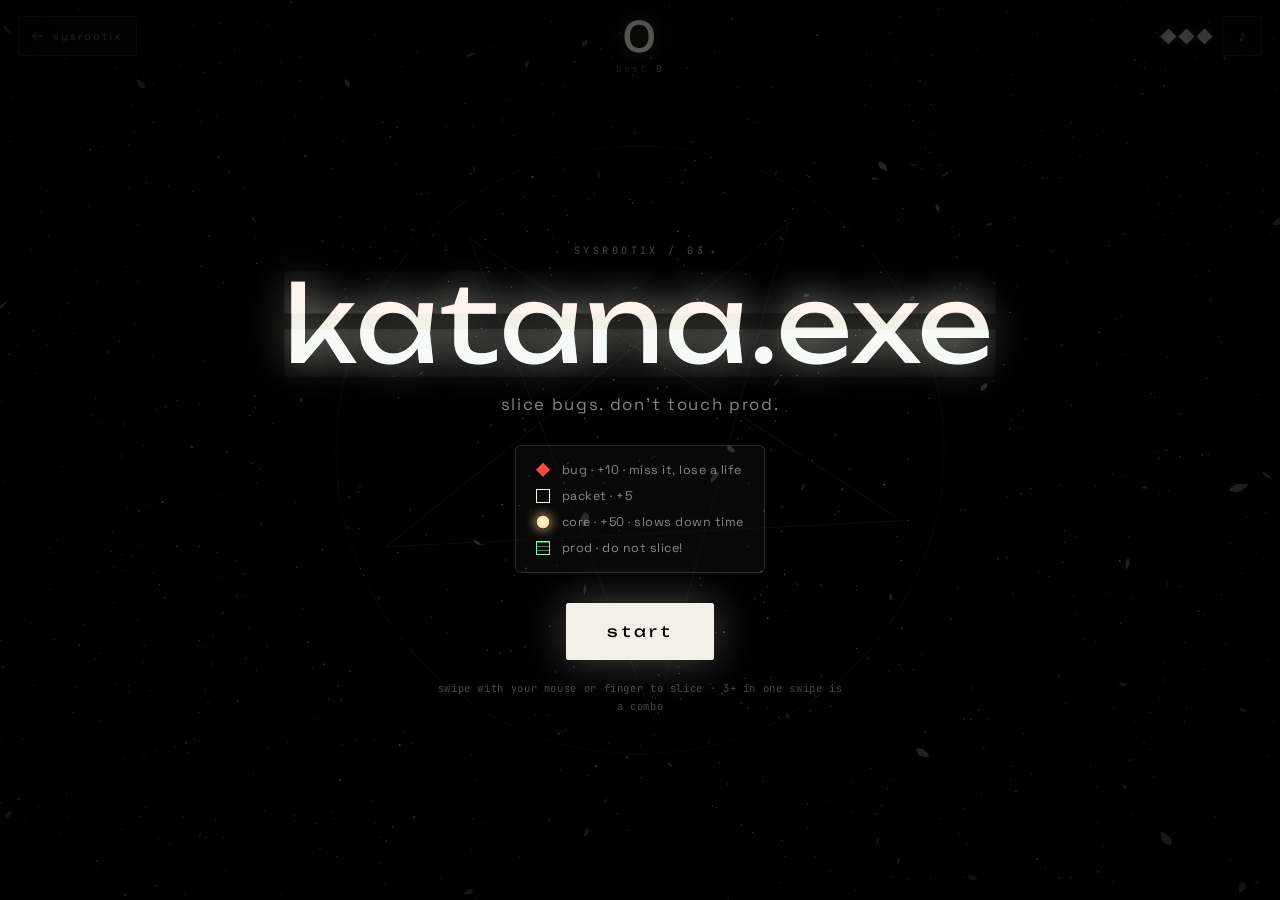
<file: game.html>
<!DOCTYPE html>
<html lang="ru">
<head>
  <meta charset="utf-8">
  <meta name="viewport" content="width=device-width, initial-scale=1, viewport-fit=cover, user-scalable=no">
  <meta name="color-scheme" content="dark">
  <meta name="theme-color" content="#000000">
  <title>katana.exe · sysrootix</title>
  <meta name="description" content="Разруби баги катаной и не задень прод. 3D мини-игра от sysrootix.">
  <link rel="canonical" href="https://sysrootix.com/game.html">
  <meta property="og:type" content="website">
  <meta property="og:title" content="katana.exe · sysrootix">
  <meta property="og:description" content="Разруби баги катаной и не задень прод.">
  <meta property="og:url" content="https://sysrootix.com/game.html">
  <meta property="og:image" content="https://sysrootix.com/assets/og.png">
  <meta name="twitter:card" content="summary_large_image">
  <link rel="icon" href="assets/favicon.svg" type="image/svg+xml">
  <link rel="icon" href="assets/favicon-32.png" type="image/png" sizes="32x32">
  <link rel="apple-touch-icon" href="assets/apple-touch.png">
  <link rel="preconnect" href="https://fonts.googleapis.com">
  <link rel="preconnect" href="https://fonts.gstatic.com" crossorigin>
  <link href="https://fonts.googleapis.com/css2?family=JetBrains+Mono:wght@400;500&family=Space+Grotesk:wght@400;500&family=Unbounded:wght@300;400;500&display=swap" rel="stylesheet">
  <link rel="modulepreload" href="assets/vendor/three.module.min.js">
  <link rel="stylesheet" href="game.css?v=1">
</head>
<body>
  <canvas id="game" aria-hidden="true"></canvas>
  <canvas id="trail" aria-hidden="true"></canvas>
  <div class="flash" id="flash" aria-hidden="true"></div>
  <div class="slowmo" id="slowmo" aria-hidden="true"></div>
  <div class="pops" id="pops" aria-hidden="true"></div>

  <header class="hud">
    <a class="back" href="./" aria-label="sysrootix.com">
      <svg viewBox="0 0 24 24" aria-hidden="true"><path d="M19 12H5M11 6l-6 6 6 6" fill="none"/></svg>
      <span>sysrootix</span>
    </a>
    <div class="score" aria-live="polite">
      <b id="score">0</b>
      <span><span data-t="best">рекорд</span> <i id="best">0</i></span>
    </div>
    <div class="hud-r">
      <div class="lives" id="lives" aria-label="uptime"><i></i><i></i><i></i></div>
      <button type="button" class="mute" id="mute" aria-pressed="false" aria-label="sound">♪</button>
    </div>
  </header>

  <section class="screen" id="start">
    <p class="kicker">sysrootix / 03</p>
    <h1 class="logo"><span class="glitch" data-text="katana.exe">katana.exe</span></h1>
    <p class="sub" data-t="sub">режь баги. не трогай прод.</p>
    <ul class="legend">
      <li><i class="lg-bug"></i><span data-t="lgBug">баг · +10 · упустишь — минус жизнь</span></li>
      <li><i class="lg-packet"></i><span data-t="lgPacket">пакет · +5</span></li>
      <li><i class="lg-core"></i><span data-t="lgCore">ядро · +50 · замедляет время</span></li>
      <li><i class="lg-prod"></i><span data-t="lgProd">prod · не резать!</span></li>
    </ul>
    <button type="button" class="btn" id="go"><span data-t="start">начать</span></button>
    <p class="how" data-t="how">веди мышкой или пальцем, чтобы резать · 3 и больше за взмах — комбо</p>
  </section>

  <section class="screen" id="over" hidden>
    <p class="kicker" id="over-why">prod down</p>
    <h2 class="big" id="final">0</h2>
    <p class="sub" id="over-best"></p>
    <div class="row">
      <button type="button" class="btn" id="again"><span data-t="again">ещё раз</span></button>
      <button type="button" class="btn ghost" id="share"><span data-t="share">поделиться</span></button>
    </div>
    <a class="home" href="./" data-t="home">← на главную</a>
  </section>

  <div class="toast" id="toast" role="status" aria-live="polite"></div>
  <audio id="music" src="assets/ambient.mp3?v=5" loop preload="none"></audio>
  <script type="module" src="game.js?v=1"></script>
</body>
</html>
</file>
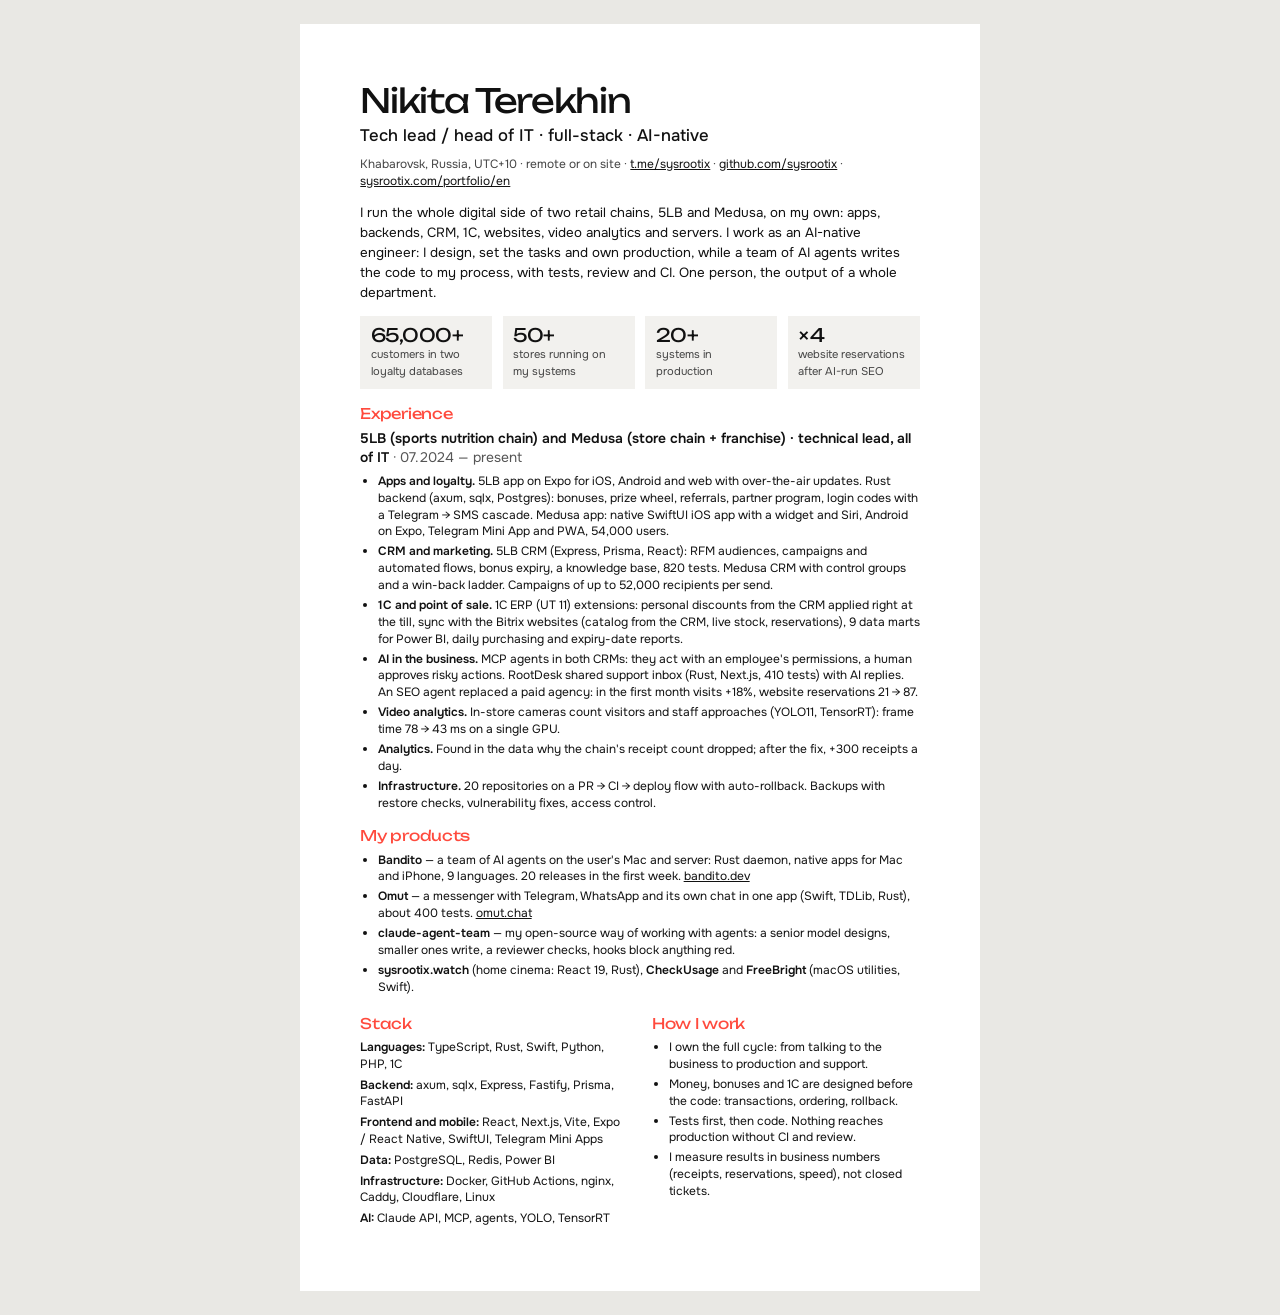
<file: portfolio/resume-en.html>
<!DOCTYPE html>
<html lang="en">
<head>
<meta charset="utf-8">
<meta name="viewport" content="width=device-width, initial-scale=1">
<meta name="robots" content="noindex">
<title>Nikita Terekhin — résumé</title>
<link href="https://fonts.googleapis.com/css2?family=Onest:wght@400;500;600&family=Unbounded:wght@400&display=swap" rel="stylesheet">
<style>
  @page { size: A4; margin: 11mm 14mm 10mm; }
  * { box-sizing: border-box; }
  body { margin: 0; font: 400 9pt/1.4 "Onest", system-ui, sans-serif; color: #111; background: #fff; }
  .page { max-width: 180mm; margin: 0 auto; }
  h1 { font: 400 25pt/1 "Unbounded", sans-serif; letter-spacing: -0.04em; margin: 0 0 5pt; }
  .role { font-size: 12.5pt; font-weight: 500; margin: 0 0 6pt; }
  .meta { margin: 0; color: #444; }
  .meta a { color: #111; }
  .lead { margin: 10pt 0 0; font-size: 10pt; line-height: 1.5; }
  h2 { font: 400 11pt/1.2 "Unbounded", sans-serif; letter-spacing: -0.02em; margin: 12pt 0 5pt; color: #ff4a3d; }
  h3 { font-size: 10.4pt; font-weight: 600; margin: 0; }
  .when { color: #555; font-weight: 400; }
  ul { margin: 4pt 0 0; padding-left: 13pt; }
  li { margin: 0 0 2.4pt; }
  li b { font-weight: 600; }
  .nums { display: grid; grid-template-columns: repeat(4, 1fr); gap: 8pt; margin: 10pt 0 0; }
  .nums div { background: #f2f1ee; padding: 7pt 8pt; }
  .nums b { display: block; font: 400 14pt/1.1 "Unbounded", sans-serif; letter-spacing: -0.03em; }
  .nums span { font-size: 8.4pt; color: #444; }
  .two { display: grid; grid-template-columns: 1fr 1fr; gap: 0 18pt; }
  .stack p { margin: 0 0 3pt; }
  .stack b { font-weight: 600; }
  a { color: inherit; }
  .keep { break-inside: avoid; }
  @media screen { body { background: #e9e8e4; } .page { background: #fff; padding: 16mm; margin: 24px auto; } }
</style>
</head>
<body>
<div class="page">
  <h1>Nikita Terekhin</h1>
  <p class="role">Tech lead / head of IT · full-stack · AI-native</p>
  <p class="meta">Khabarovsk, Russia, UTC+10 · remote or on site · <a href="https://t.me/sysrootix">t.me/sysrootix</a> · <a href="https://github.com/sysrootix">github.com/sysrootix</a> · <a href="https://sysrootix.com/portfolio/en/">sysrootix.com/portfolio/en</a></p>

  <p class="lead">I run the whole digital side of two retail chains, 5LB and Medusa, on my own: apps, backends, CRM, 1C, websites, video analytics and servers. I work as an AI-native engineer: I design, set the tasks and own production, while a team of AI agents writes the code to my process, with tests, review and CI. One person, the output of a whole department.</p>

  <div class="nums">
    <div><b>65,000+</b><span>customers in two loyalty databases</span></div>
    <div><b>50+</b><span>stores running on my systems</span></div>
    <div><b>20+</b><span>systems in production</span></div>
    <div><b>×4</b><span>website reservations after AI-run SEO</span></div>
  </div>

  <h2>Experience</h2>
  <div class="keep">
    <h3>5LB (sports nutrition chain) and Medusa (store chain + franchise) · technical lead, all of IT <span class="when">· 07.2024 — present</span></h3>
    <ul>
      <li><b>Apps and loyalty.</b> 5LB app on Expo for iOS, Android and web with over-the-air updates. Rust backend (axum, sqlx, Postgres): bonuses, prize wheel, referrals, partner program, login codes with a Telegram → SMS cascade. Medusa app: native SwiftUI iOS app with a widget and Siri, Android on Expo, Telegram Mini App and PWA, 54,000 users.</li>
      <li><b>CRM and marketing.</b> 5LB CRM (Express, Prisma, React): RFM audiences, campaigns and automated flows, bonus expiry, a knowledge base, 820 tests. Medusa CRM with control groups and a win-back ladder. Campaigns of up to 52,000 recipients per send.</li>
      <li><b>1C and point of sale.</b> 1C ERP (UT 11) extensions: personal discounts from the CRM applied right at the till, sync with the Bitrix websites (catalog from the CRM, live stock, reservations), 9 data marts for Power BI, daily purchasing and expiry-date reports.</li>
      <li><b>AI in the business.</b> MCP agents in both CRMs: they act with an employee's permissions, a human approves risky actions. RootDesk shared support inbox (Rust, Next.js, 410 tests) with AI replies. An SEO agent replaced a paid agency: in the first month visits +18%, website reservations 21 → 87.</li>
      <li><b>Video analytics.</b> In-store cameras count visitors and staff approaches (YOLO11, TensorRT): frame time 78 → 43 ms on a single GPU.</li>
      <li><b>Analytics.</b> Found in the data why the chain's receipt count dropped; after the fix, +300 receipts a day.</li>
      <li><b>Infrastructure.</b> 20 repositories on a PR → CI → deploy flow with auto-rollback. Backups with restore checks, vulnerability fixes, access control.</li>
    </ul>
  </div>

  <h2>My products</h2>
  <ul>
    <li><b>Bandito</b> — a team of AI agents on the user's Mac and server: Rust daemon, native apps for Mac and iPhone, 9 languages. 20 releases in the first week. <a href="https://bandito.dev">bandito.dev</a></li>
    <li><b>Omut</b> — a messenger with Telegram, WhatsApp and its own chat in one app (Swift, TDLib, Rust), about 400 tests. <a href="https://omut.chat">omut.chat</a></li>
    <li><b>claude-agent-team</b> — my open-source way of working with agents: a senior model designs, smaller ones write, a reviewer checks, hooks block anything red.</li>
    <li><b>sysrootix.watch</b> (home cinema: React 19, Rust), <b>CheckUsage</b> and <b>FreeBright</b> (macOS utilities, Swift).</li>
  </ul>

  <div class="two">
    <div class="stack">
      <h2>Stack</h2>
      <p><b>Languages:</b> TypeScript, Rust, Swift, Python, PHP, 1C</p>
      <p><b>Backend:</b> axum, sqlx, Express, Fastify, Prisma, FastAPI</p>
      <p><b>Frontend and mobile:</b> React, Next.js, Vite, Expo / React Native, SwiftUI, Telegram Mini Apps</p>
      <p><b>Data:</b> PostgreSQL, Redis, Power BI</p>
      <p><b>Infrastructure:</b> Docker, GitHub Actions, nginx, Caddy, Cloudflare, Linux</p>
      <p><b>AI:</b> Claude API, MCP, agents, YOLO, TensorRT</p>
    </div>
    <div>
      <h2>How I work</h2>
      <ul>
        <li>I own the full cycle: from talking to the business to production and support.</li>
        <li>Money, bonuses and 1C are designed before the code: transactions, ordering, rollback.</li>
        <li>Tests first, then code. Nothing reaches production without CI and review.</li>
        <li>I measure results in business numbers (receipts, reservations, speed), not closed tickets.</li>
      </ul>
    </div>
  </div>
</div>
</body>
</html>
</file>
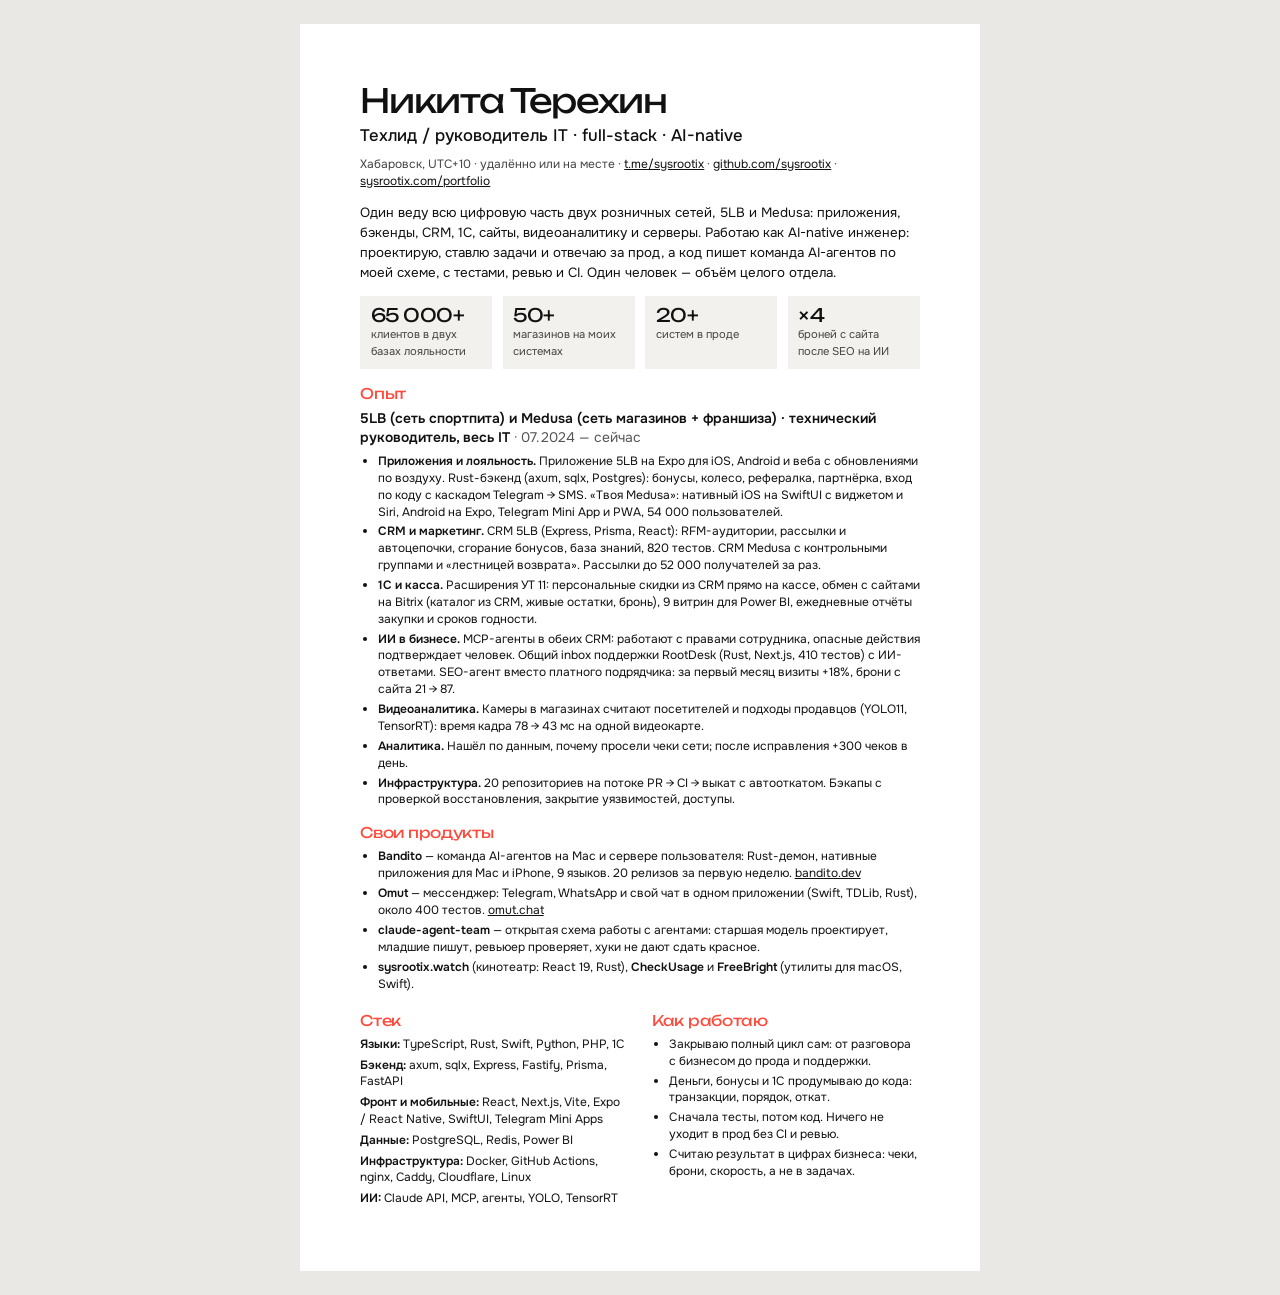
<file: portfolio/resume.html>
<!DOCTYPE html>
<html lang="ru">
<head>
<meta charset="utf-8">
<meta name="viewport" content="width=device-width, initial-scale=1">
<meta name="robots" content="noindex">
<title>Никита Терехин — резюме</title>
<link href="https://fonts.googleapis.com/css2?family=Onest:wght@400;500;600&family=Unbounded:wght@400&display=swap" rel="stylesheet">
<style>
  @page { size: A4; margin: 11mm 14mm 10mm; }
  * { box-sizing: border-box; }
  body { margin: 0; font: 400 9pt/1.4 "Onest", system-ui, sans-serif; color: #111; background: #fff; }
  .page { max-width: 180mm; margin: 0 auto; }
  h1 { font: 400 25pt/1 "Unbounded", sans-serif; letter-spacing: -0.04em; margin: 0 0 5pt; }
  .role { font-size: 12.5pt; font-weight: 500; margin: 0 0 6pt; }
  .meta { margin: 0; color: #444; }
  .meta a { color: #111; }
  .lead { margin: 10pt 0 0; font-size: 10pt; line-height: 1.5; }
  h2 { font: 400 11pt/1.2 "Unbounded", sans-serif; letter-spacing: -0.02em; margin: 12pt 0 5pt; color: #ff4a3d; }
  h3 { font-size: 10.4pt; font-weight: 600; margin: 0; }
  .when { color: #555; font-weight: 400; }
  ul { margin: 4pt 0 0; padding-left: 13pt; }
  li { margin: 0 0 2.4pt; }
  li b { font-weight: 600; }
  .nums { display: grid; grid-template-columns: repeat(4, 1fr); gap: 8pt; margin: 10pt 0 0; }
  .nums div { background: #f2f1ee; padding: 7pt 8pt; }
  .nums b { display: block; font: 400 14pt/1.1 "Unbounded", sans-serif; letter-spacing: -0.03em; }
  .nums span { font-size: 8.4pt; color: #444; }
  .two { display: grid; grid-template-columns: 1fr 1fr; gap: 0 18pt; }
  .stack p { margin: 0 0 3pt; }
  .stack b { font-weight: 600; }
  a { color: inherit; }
  .keep { break-inside: avoid; }
  @media screen { body { background: #e9e8e4; } .page { background: #fff; padding: 16mm; margin: 24px auto; } }
</style>
</head>
<body>
<div class="page">
  <h1>Никита Терехин</h1>
  <p class="role">Техлид / руководитель IT · full-stack · AI-native</p>
  <p class="meta">Хабаровск, UTC+10 · удалённо или на месте · <a href="https://t.me/sysrootix">t.me/sysrootix</a> · <a href="https://github.com/sysrootix">github.com/sysrootix</a> · <a href="https://sysrootix.com/portfolio/">sysrootix.com/portfolio</a></p>

  <p class="lead">Один веду всю цифровую часть двух розничных сетей, 5LB и Medusa: приложения, бэкенды, CRM, 1С, сайты, видеоаналитику и серверы. Работаю как AI-native инженер: проектирую, ставлю задачи и отвечаю за прод, а код пишет команда AI-агентов по моей схеме, с тестами, ревью и CI. Один человек — объём целого отдела.</p>

  <div class="nums">
    <div><b>65 000+</b><span>клиентов в двух базах лояльности</span></div>
    <div><b>50+</b><span>магазинов на моих системах</span></div>
    <div><b>20+</b><span>систем в проде</span></div>
    <div><b>×4</b><span>броней с сайта после SEO на ИИ</span></div>
  </div>

  <h2>Опыт</h2>
  <div class="keep">
    <h3>5LB (сеть спортпита) и Medusa (сеть магазинов + франшиза) · технический руководитель, весь IT <span class="when">· 07.2024 — сейчас</span></h3>
    <ul>
      <li><b>Приложения и лояльность.</b> Приложение 5LB на Expo для iOS, Android и веба с обновлениями по воздуху. Rust-бэкенд (axum, sqlx, Postgres): бонусы, колесо, рефералка, партнёрка, вход по коду с каскадом Telegram → SMS. «Твоя Medusa»: нативный iOS на SwiftUI с виджетом и Siri, Android на Expo, Telegram Mini App и PWA, 54 000 пользователей.</li>
      <li><b>CRM и маркетинг.</b> CRM 5LB (Express, Prisma, React): RFM-аудитории, рассылки и автоцепочки, сгорание бонусов, база знаний, 820 тестов. CRM Medusa с контрольными группами и «лестницей возврата». Рассылки до 52 000 получателей за раз.</li>
      <li><b>1С и касса.</b> Расширения УТ 11: персональные скидки из CRM прямо на кассе, обмен с сайтами на Bitrix (каталог из CRM, живые остатки, бронь), 9 витрин для Power BI, ежедневные отчёты закупки и сроков годности.</li>
      <li><b>ИИ в бизнесе.</b> MCP-агенты в обеих CRM: работают с правами сотрудника, опасные действия подтверждает человек. Общий inbox поддержки RootDesk (Rust, Next.js, 410 тестов) с ИИ-ответами. SEO-агент вместо платного подрядчика: за первый месяц визиты +18%, брони с сайта 21 → 87.</li>
      <li><b>Видеоаналитика.</b> Камеры в магазинах считают посетителей и подходы продавцов (YOLO11, TensorRT): время кадра 78 → 43 мс на одной видеокарте.</li>
      <li><b>Аналитика.</b> Нашёл по данным, почему просели чеки сети; после исправления +300 чеков в день.</li>
      <li><b>Инфраструктура.</b> 20 репозиториев на потоке PR → CI → выкат с автооткатом. Бэкапы с проверкой восстановления, закрытие уязвимостей, доступы.</li>
    </ul>
  </div>

  <h2>Свои продукты</h2>
  <ul>
    <li><b>Bandito</b> — команда AI-агентов на Mac и сервере пользователя: Rust-демон, нативные приложения для Mac и iPhone, 9 языков. 20 релизов за первую неделю. <a href="https://bandito.dev">bandito.dev</a></li>
    <li><b>Omut</b> — мессенджер: Telegram, WhatsApp и свой чат в одном приложении (Swift, TDLib, Rust), около 400 тестов. <a href="https://omut.chat">omut.chat</a></li>
    <li><b>claude-agent-team</b> — открытая схема работы с агентами: старшая модель проектирует, младшие пишут, ревьюер проверяет, хуки не дают сдать красное.</li>
    <li><b>sysrootix.watch</b> (кинотеатр: React 19, Rust), <b>CheckUsage</b> и <b>FreeBright</b> (утилиты для macOS, Swift).</li>
  </ul>

  <div class="two">
    <div class="stack">
      <h2>Стек</h2>
      <p><b>Языки:</b> TypeScript, Rust, Swift, Python, PHP, 1С</p>
      <p><b>Бэкенд:</b> axum, sqlx, Express, Fastify, Prisma, FastAPI</p>
      <p><b>Фронт и мобильные:</b> React, Next.js, Vite, Expo / React Native, SwiftUI, Telegram Mini Apps</p>
      <p><b>Данные:</b> PostgreSQL, Redis, Power BI</p>
      <p><b>Инфраструктура:</b> Docker, GitHub Actions, nginx, Caddy, Cloudflare, Linux</p>
      <p><b>ИИ:</b> Claude API, MCP, агенты, YOLO, TensorRT</p>
    </div>
    <div>
      <h2>Как работаю</h2>
      <ul>
        <li>Закрываю полный цикл сам: от разговора с бизнесом до прода и поддержки.</li>
        <li>Деньги, бонусы и 1С продумываю до кода: транзакции, порядок, откат.</li>
        <li>Сначала тесты, потом код. Ничего не уходит в прод без CI и ревью.</li>
        <li>Считаю результат в цифрах бизнеса: чеки, брони, скорость, а не в задачах.</li>
      </ul>
    </div>
  </div>
</div>
</body>
</html>
</file>
<file: styles.css>
:root {
  --bg: #000;
  --fg: #f3f0e8;
  --muted: rgba(243, 240, 232, 0.52);
  --faint: rgba(243, 240, 232, 0.3);
  --line: rgba(243, 240, 232, 0.12);
  --glass: rgba(243, 240, 232, 0.035);
  --glow: rgba(243, 240, 232, 0.42);
  --ember: #ff4a3d;
  --ease: cubic-bezier(0.22, 0.8, 0.2, 1);
  --font: "Space Grotesk", ui-sans-serif, system-ui, sans-serif;
  --display: "Unbounded", "Space Grotesk", ui-sans-serif, sans-serif;
  --mono: "JetBrains Mono", ui-monospace, "SFMono-Regular", Menlo, monospace;
  --hero: 0;
  --accent: #ff4a3d;
  --accent-soft: rgba(255, 74, 61, 0.35);
}

html[data-sec="1"] { --accent: #6fcfff; --accent-soft: rgba(111, 207, 255, 0.35); }
html[data-sec="2"] { --accent: #6dffa0; --accent-soft: rgba(109, 255, 160, 0.3); }
html[data-sec="3"] { --accent: #ff5a3c; --accent-soft: rgba(255, 90, 60, 0.35); }
html[data-sec="4"] { --accent: #ff8ac0; --accent-soft: rgba(255, 138, 192, 0.35); }

*,
*::before,
*::after {
  box-sizing: border-box;
}

html,
body {
  margin: 0;
  background: var(--bg);
  color: var(--fg);
}

html {
  color-scheme: dark;
  scroll-behavior: smooth;
}

body {
  font-family: var(--font);
  min-height: 100dvh;
  overflow-x: hidden;
  -webkit-font-smoothing: antialiased;
  text-rendering: geometricPrecision;
}

::selection {
  background: var(--accent);
  color: #000;
}

html.booting body {
  overflow: hidden;
}

/* ---------- background layers ---------- */

#scene,
#field {
  position: fixed;
  inset: 0;
  width: 100%;
  height: 100%;
  pointer-events: none;
}

#scene {
  z-index: 2;
}

#field {
  z-index: 3;
}

.vignette {
  position: fixed;
  inset: 0;
  z-index: 4;
  pointer-events: none;
  background:
    radial-gradient(120% 90% at 50% 42%, transparent 40%, rgba(0, 0, 0, 0.42) 100%),
    linear-gradient(90deg, rgba(0, 0, 0, 0.36) 0%, transparent 28%, transparent 72%, rgba(0, 0, 0, 0.2) 100%);
}

.lamp {
  position: fixed;
  left: -150vw;
  top: -150vh;
  width: 300vw;
  height: 300vh;
  z-index: 4;
  pointer-events: none;
  will-change: transform;
  transform: translate3d(50vw, 42vh, 0);
  background: radial-gradient(
    ellipse 62vw 52vh at 50% 50%,
    transparent 0%,
    rgba(0, 0, 0, 0.1) 40%,
    rgba(0, 0, 0, 0.42) 80%,
    rgba(0, 0, 0, 0.56) 100%
  );
}

.grain {
  position: fixed;
  inset: 0;
  z-index: 4;
  pointer-events: none;
  opacity: 0.06;
  background-image: url("data:image/svg+xml;utf8,<svg xmlns='http://www.w3.org/2000/svg' width='160' height='160'><filter id='n'><feTurbulence type='fractalNoise' baseFrequency='.9' numOctaves='2' stitchTiles='stitch'/><feColorMatrix values='0 0 0 0 1 0 0 0 0 1 0 0 0 0 1 0 0 0 .9 0'/></filter><rect width='100%' height='100%' filter='url(%23n)'/></svg>");
}

.void {
  position: fixed;
  inset: 0;
  z-index: 0;
  width: 100%;
  height: 100%;
  object-fit: cover;
  object-position: 70% 80%;
  pointer-events: none;
  mix-blend-mode: screen;
  opacity: calc(0.3 - var(--hero) * 0.14);
  mask-image: radial-gradient(ellipse 80% 88% at 42% 38%, transparent 0%, transparent 58%, rgba(0, 0, 0, 0.45) 78%, #000 100%);
  -webkit-mask-image: radial-gradient(ellipse 80% 88% at 42% 38%, transparent 0%, transparent 58%, rgba(0, 0, 0, 0.45) 78%, #000 100%);
}

.blade {
  position: fixed;
  right: 0;
  top: 0;
  z-index: 1;
  display: block;
  height: 100dvh;
  width: min(42vw, 540px);
  object-fit: cover;
  object-position: 78% 50%;
  pointer-events: none;
  mix-blend-mode: screen;
  opacity: calc(0.9 - var(--hero) * 0.62);
  transform: translateX(calc(var(--hero) * 6vw));
  mask-image: linear-gradient(90deg, transparent 0%, #000 32%, #000 100%);
  -webkit-mask-image: linear-gradient(90deg, transparent 0%, #000 32%, #000 100%);
}

.progress {
  position: fixed;
  left: 0;
  right: 0;
  top: 0;
  z-index: 9;
  height: 2px;
  pointer-events: none;
}

.progress span {
  display: block;
  height: 100%;
  width: 100%;
  transform-origin: 0 50%;
  transform: scaleX(0);
  background: linear-gradient(90deg, transparent, var(--accent) 70%, var(--fg));
  box-shadow: 0 0 12px var(--accent-soft);
  transition: background 0.6s ease;
}

/* ---------- boot ---------- */

.boot {
  display: none;
}

html.booting .boot {
  position: fixed;
  inset: 0;
  z-index: 50;
  display: flex;
  flex-direction: column;
  justify-content: flex-end;
  padding: max(24px, env(safe-area-inset-top)) 24px max(32px, env(safe-area-inset-bottom));
  background: #000;
  font-family: var(--mono);
  cursor: pointer;
  transition: opacity 0.6s ease, clip-path 0.9s var(--ease);
  clip-path: inset(0 0 0 0);
}

.boot.out {
  opacity: 0;
  clip-path: inset(50% 0 50% 0);
  pointer-events: none;
}

.boot-log {
  margin: 0;
  max-width: 720px;
  font: inherit;
  font-size: clamp(0.62rem, 1.6vw, 0.78rem);
  line-height: 1.7;
  color: var(--muted);
  white-space: pre-wrap;
  word-break: break-word;
}

.boot-log b {
  font-weight: 400;
  color: var(--fg);
}

.boot-log em {
  font-style: normal;
  color: var(--ember);
}

.boot-bar {
  margin-top: 18px;
  height: 1px;
  max-width: 720px;
  background: var(--line);
}

.boot-bar span {
  display: block;
  height: 100%;
  width: var(--boot, 0%);
  background: var(--fg);
  box-shadow: 0 0 12px var(--glow);
  transition: width 0.12s linear;
}

/* ---------- chrome ---------- */

.sound,
.chip {
  position: fixed;
  top: max(18px, env(safe-area-inset-top));
  z-index: 10;
  width: 40px;
  height: 40px;
  padding: 0;
  display: grid;
  place-items: center;
  color: var(--muted);
  background: rgba(14, 14, 14, 0.78);
  border: 1px solid var(--line);
  border-radius: 2px;
  cursor: pointer;
  font: inherit;
  font-size: 0.68rem;
  letter-spacing: 0.12em;
  text-transform: lowercase;
  transition: border-color 0.25s ease, box-shadow 0.25s ease, color 0.25s ease;
}

.sound {
  left: max(18px, env(safe-area-inset-left));
  color: var(--fg);
}

.top-right {
  position: fixed;
  top: max(18px, env(safe-area-inset-top));
  right: max(18px, env(safe-area-inset-right));
  z-index: 10;
  display: flex;
  gap: 8px;
}

.chip {
  position: static;
}

a.chip { text-decoration: none; }

.js-term.chip {
  font-family: var(--mono);
  letter-spacing: 0;
}

.sound:hover,
.sound:focus-visible,
.chip:hover,
.chip:focus-visible {
  color: var(--fg);
  border-color: rgba(243, 240, 232, 0.32);
  box-shadow: 0 0 22px rgba(243, 240, 232, 0.12);
  outline: none;
}

.sound svg {
  width: 16px;
  height: 16px;
  fill: currentColor;
  stroke: currentColor;
  stroke-width: 1.4;
  stroke-linejoin: round;
  stroke-linecap: round;
}

.sound .i-on,
.sound .eq { display: none; }
.sound[aria-pressed="true"] .i-off { display: none; }
.sound[aria-pressed="true"] .eq { display: flex; }

.eq {
  align-items: flex-end;
  gap: 2px;
  height: 14px;
}

.eq i {
  width: 3px;
  height: 14px;
  border-radius: 1px;
  background: var(--fg);
  transform-origin: 50% 100%;
  transform: scaleY(0.3);
  box-shadow: 0 0 6px var(--accent-soft);
  animation: eq 1.1s ease-in-out infinite;
}

.eq i:nth-child(2) { animation-delay: -0.3s; }
.eq i:nth-child(3) { animation-delay: -0.6s; background: var(--accent); }
.eq i:nth-child(4) { animation-delay: -0.85s; }

.sound.live .eq i {
  animation: none;
}

.sound.live {
  border-color: var(--accent-soft);
  box-shadow: 0 0 18px var(--accent-soft);
}

.dots {
  position: fixed;
  right: max(22px, env(safe-area-inset-right));
  top: 50%;
  z-index: 10;
  display: flex;
  flex-direction: column;
  gap: 4px;
  transform: translateY(-50%);
}

.dots a {
  display: grid;
  place-items: center;
  width: 22px;
  height: 22px;
}

.dots span {
  width: 5px;
  height: 5px;
  border: 1px solid var(--faint);
  transform: rotate(45deg);
  transition: background 0.3s ease, border-color 0.3s ease, transform 0.4s var(--ease), box-shadow 0.3s ease;
}

.dots a:hover span,
.dots a:focus-visible span {
  border-color: var(--fg);
}

.dots a.on span {
  background: var(--accent);
  border-color: var(--accent);
  transform: rotate(45deg) scale(1.35);
  box-shadow: 0 0 12px var(--accent);
}

.dots a:focus-visible {
  outline: none;
}

/* ---------- layout ---------- */

main {
  position: relative;
  z-index: 5;
}

section {
  position: relative;
}

.hero {
  min-height: 100svh;
  display: flex;
  flex-direction: column;
  align-items: center;
  justify-content: center;
  padding: 88px 24px 120px;
  text-align: center;
}

.sigil {
  width: clamp(72px, 16vw, 108px);
  height: auto;
  margin: 0 0 20px;
  filter:
    drop-shadow(0 0 10px rgba(255, 255, 255, 0.28))
    drop-shadow(0 0 28px rgba(255, 255, 255, 0.12));
  animation: glow 6.5s ease-in-out infinite;
}

html.gl .sigil {
  display: none;
}

h1 {
  margin: 0;
  font-family: var(--display);
  font-weight: 400;
  font-size: clamp(2rem, 7.4vw, 4.6rem);
  letter-spacing: 0.22em;
  margin-right: -0.22em;
  text-transform: lowercase;
  line-height: 1;
  text-shadow: 0 0 28px var(--glow), 0 0 90px rgba(255, 74, 61, 0.28), 0 0 160px rgba(255, 138, 192, 0.14);
  user-select: none;
  -webkit-user-select: none;
  -webkit-touch-callout: none;
  cursor: default;
  touch-action: manipulation;
}

h1 span {
  display: inline-block;
  will-change: transform;
  transition: transform 0.7s var(--ease), opacity 0.7s ease, filter 0.7s ease;
}

html.booting h1 span,
h1.pre span {
  opacity: 0;
  filter: blur(8px);
  transform: translateY(0.4em);
}

.status {
  margin: 20px 0 0;
  min-height: 1.2em;
  font-family: var(--mono);
  font-size: 0.76rem;
  letter-spacing: 0.16em;
  text-transform: lowercase;
  color: var(--muted);
}

.caret {
  display: inline-block;
  width: 0.55em;
  height: 1em;
  margin-left: 4px;
  vertical-align: -0.15em;
  background: var(--fg);
  opacity: 0.8;
  animation: blink 1.05s steps(1) infinite;
}

.when {
  margin: 14px 0 0;
  max-width: 28rem;
  display: flex;
  flex-wrap: wrap;
  justify-content: center;
  gap: 0.28rem 0.85rem;
  font-size: 0.65rem;
  letter-spacing: 0.14em;
  text-transform: lowercase;
  color: var(--faint);
  font-variant-numeric: tabular-nums;
}

.when span,
.hours span {
  white-space: nowrap;
}

.when-home,
.hours-now {
  color: var(--muted);
}

.hours-now::before {
  content: "";
  display: inline-block;
  width: 5px;
  height: 5px;
  margin-right: 6px;
  border-radius: 50%;
  background: #7dffa8;
  box-shadow: 0 0 8px #7dffa8;
  vertical-align: 0.1em;
  animation: pulse 2s ease-in-out infinite;
}

.hours {
  margin: 6px 0 0;
  max-width: 30rem;
  display: flex;
  flex-wrap: wrap;
  justify-content: center;
  gap: 0.22rem 0.8rem;
  font-size: 0.62rem;
  letter-spacing: 0.12em;
  text-transform: lowercase;
  color: var(--faint);
}

.socials {
  display: flex;
  gap: 6px;
  margin: 30px 0 0;
}

.socials a,
.socials button {
  width: 40px;
  height: 40px;
  display: grid;
  place-items: center;
  color: var(--muted);
  border: 1px solid transparent;
  border-radius: 2px;
  transition: color 0.2s ease, transform 0.3s var(--ease), border-color 0.3s ease, background 0.3s ease;
}

.socials button {
  padding: 0;
  background: transparent;
  cursor: pointer;
}

.socials a:hover,
.socials a:focus-visible,
.socials button:hover,
.socials button:focus-visible {
  color: var(--fg);
  transform: translateY(-3px);
  border-color: var(--line);
  background: var(--glass);
  outline: none;
  filter: drop-shadow(0 0 10px rgba(255, 255, 255, 0.35));
}

.socials svg {
  width: 17px;
  height: 17px;
  fill: currentColor;
}

.cue {
  position: absolute;
  left: 50%;
  bottom: max(28px, env(safe-area-inset-bottom));
  display: flex;
  flex-direction: column;
  align-items: center;
  gap: 10px;
  transform: translateX(-50%);
  color: var(--faint);
  font-size: 0.58rem;
  letter-spacing: 0.34em;
  text-transform: uppercase;
  text-decoration: none;
  opacity: calc(1 - var(--hero) * 3);
}

.cue i {
  position: relative;
  width: 1px;
  height: 42px;
  overflow: hidden;
  background: var(--line);
}

.cue i::after {
  content: "";
  position: absolute;
  left: 0;
  top: -40%;
  width: 1px;
  height: 40%;
  background: var(--fg);
  animation: drip 2.2s var(--ease) infinite;
}

.block {
  width: min(100%, 980px);
  margin: 0 auto;
  padding: 18vh 24px 10vh;
}

.kicker {
  display: flex;
  align-items: center;
  gap: 14px;
  margin: 0 0 22px;
  font-family: var(--mono);
  font-size: 0.66rem;
  letter-spacing: 0.3em;
  text-transform: uppercase;
  color: var(--faint);
}

.kicker b {
  font-weight: 400;
  color: var(--accent);
  text-shadow: 0 0 14px var(--accent-soft);
  transition: color 0.6s ease;
}

.kicker::after {
  content: "";
  flex: 0 1 120px;
  height: 1px;
  background: linear-gradient(90deg, var(--accent-soft), transparent);
}

.title {
  margin: 0;
  background: linear-gradient(100deg, var(--fg) 40%, var(--accent) 75%, var(--fg) 110%);
  -webkit-background-clip: text;
  background-clip: text;
  color: transparent;
  max-width: 14em;
  font-family: var(--display);
  font-weight: 300;
  font-size: clamp(1.9rem, 5.4vw, 3.9rem);
  line-height: 1.08;
  letter-spacing: 0.01em;
  text-transform: lowercase;
}

.title-xl {
  font-size: clamp(2.6rem, 11vw, 7.6rem);
  font-weight: 400;
  letter-spacing: 0.02em;
}

.lead {
  margin: 26px 0 0;
  max-width: 34rem;
  font-size: clamp(0.98rem, 1.9vw, 1.14rem);
  line-height: 1.7;
  color: rgba(243, 240, 232, 0.76);
}

/* scroll reveals */
.reveal {
  opacity: 0;
  transform: translateY(34px);
  transition: opacity 0.9s var(--ease), transform 0.9s var(--ease);
  transition-delay: var(--d, 0s);
}

.reveal.in {
  opacity: 1;
  transform: none;
}

html:not(.js) .reveal {
  opacity: 1;
  transform: none;
  filter: none;
}

/* ---------- about ---------- */

.facts {
  display: grid;
  grid-template-columns: repeat(3, minmax(0, 1fr));
  gap: 12px;
  margin-top: 44px;
}

.fact {
  padding: 20px 18px 18px;
  border: 1px solid var(--line);
  border-radius: 4px;
  background: linear-gradient(180deg, rgba(30, 30, 30, 0.72), rgba(10, 10, 10, 0.78));
}

.fact b {
  display: block;
  font-family: var(--display);
  font-weight: 400;
  font-size: clamp(1.2rem, 3vw, 1.8rem);
  letter-spacing: 0.04em;
  text-shadow: 0 0 20px var(--glow);
}

.fact span {
  display: block;
  margin-top: 10px;
  font-size: 0.66rem;
  letter-spacing: 0.2em;
  text-transform: lowercase;
  color: var(--faint);
}

.marquee {
  margin: 56px calc(50% - 50vw) 0;
  padding: 18px 0;
  overflow: hidden;
  border-top: 1px solid var(--line);
  border-bottom: 1px solid var(--line);
  mask-image: linear-gradient(90deg, transparent, #000 12%, #000 88%, transparent);
  -webkit-mask-image: linear-gradient(90deg, transparent, #000 12%, #000 88%, transparent);
  transform: rotate(-1.6deg);
}

.marquee-track {
  display: flex;
  align-items: center;
  gap: 28px;
  width: max-content;
  animation: marquee 38s linear infinite;
}

.marquee span {
  font-family: var(--display);
  font-weight: 300;
  font-size: clamp(1.1rem, 2.6vw, 1.7rem);
  letter-spacing: 0.08em;
  color: transparent;
  -webkit-text-stroke: 1px rgba(243, 240, 232, 0.6);
  white-space: nowrap;
}

.marquee span:nth-of-type(3n + 1) {
  color: var(--fg);
  -webkit-text-stroke: 0;
  text-shadow: 0 0 18px var(--glow);
}

.marquee span:nth-of-type(5n + 3) {
  -webkit-text-stroke: 1px var(--accent);
}

.marquee i {
  color: var(--accent);
}

.marquee i {
  font-style: normal;
  font-size: 0.7rem;
  color: var(--faint);
}

/* ---------- works ---------- */

.cards {
  display: grid;
  grid-template-columns: repeat(2, minmax(0, 1fr));
  gap: 16px;
  margin-top: 44px;
  perspective: 1100px;
}

.card {
  --rx: 0deg;
  --ry: 0deg;
  --mx: 50%;
  --my: 50%;
  position: relative;
  display: flex;
  flex-direction: column;
  align-items: flex-start;
  gap: 0;
  min-height: 100%;
  padding: 14px 14px 22px;
  overflow: hidden;
  text-align: left;
  text-decoration: none;
  color: inherit;
  font: inherit;
  border: 1px solid var(--line);
  border-radius: 6px;
  background: linear-gradient(180deg, rgba(30, 30, 30, 0.74), rgba(10, 10, 10, 0.82));
  box-shadow: inset 0 1px 0 rgba(255, 255, 255, 0.06), 0 30px 70px rgba(0, 0, 0, 0.4);
  cursor: pointer;
  transform-style: preserve-3d;
  transition: border-color 0.4s ease, box-shadow 0.4s ease;
}

.card.reveal.in {
  transform: rotateX(var(--rx)) rotateY(var(--ry));
  transition: opacity 1s var(--ease), filter 1s var(--ease), transform 0.5s var(--ease), border-color 0.4s ease, box-shadow 0.4s ease;
}

.card.tilting {
  transition: opacity 1s var(--ease), filter 1s var(--ease), transform 0.08s linear, border-color 0.4s ease, box-shadow 0.4s ease;
}

.card:hover,
.card:focus-within {
  border-color: var(--accent-soft);
  box-shadow: inset 0 1px 0 rgba(255, 255, 255, 0.1), 0 40px 90px rgba(0, 0, 0, 0.55), 0 0 50px var(--accent-soft);
  outline: none;
}

.card::before {
  content: "";
  position: absolute;
  inset: -1px;
  z-index: 3;
  padding: 1px;
  border-radius: inherit;
  pointer-events: none;
  background: conic-gradient(from var(--spin, 0deg), transparent 0 70%, var(--accent) 85%, #fff 90%, transparent 95%);
  -webkit-mask: linear-gradient(#000 0 0) content-box, linear-gradient(#000 0 0);
  -webkit-mask-composite: xor;
  mask: linear-gradient(#000 0 0) content-box, linear-gradient(#000 0 0);
  mask-composite: exclude;
  opacity: 0;
  transition: opacity 0.4s ease;
}

.card:hover::before {
  opacity: 1;
  animation: spin-border 2.6s linear infinite;
}

@property --spin {
  syntax: "<angle>";
  initial-value: 0deg;
  inherits: false;
}

@keyframes spin-border {
  to { --spin: 360deg; }
}

.card-cover {
  color: inherit;
  text-decoration: none;
  transform: none;
}

.card-cover:focus-visible {
  outline: none;
}

.card-links {
  position: relative;
  z-index: 4;
  display: flex;
  gap: 8px;
  margin-top: 14px;
}

.card-links a {
  padding: 7px 12px;
  font-family: var(--mono);
  font-size: 0.62rem;
  letter-spacing: 0.16em;
  text-transform: lowercase;
  color: var(--fg);
  text-decoration: none;
  border: 1px solid var(--line);
  border-radius: 2px;
  background: rgba(243, 240, 232, 0.04);
  transition: border-color 0.25s ease, color 0.25s ease, box-shadow 0.25s ease;
}

.card-links a:hover,
.card-links a:focus-visible {
  border-color: var(--accent);
  color: #fff;
  box-shadow: 0 0 18px var(--accent-soft);
  outline: none;
}

.card-glare {
  position: absolute;
  inset: 0;
  z-index: 2;
  pointer-events: none;
  opacity: 0;
  background: radial-gradient(420px circle at var(--mx) var(--my), rgba(255, 255, 255, 0.13), transparent 45%);
  transition: opacity 0.4s ease;
}

.card:hover .card-glare {
  opacity: 1;
}

.card-art {
  position: relative;
  display: block;
  width: 100%;
  aspect-ratio: 16 / 9;
  margin-bottom: 20px;
  overflow: hidden;
  border: 1px solid rgba(243, 240, 232, 0.14);
  border-radius: 3px;
  background: linear-gradient(180deg, rgba(243, 240, 232, 0.05), transparent 42%), #040404;
  transform: translateZ(28px);
}

.card-tag {
  font-family: var(--mono);
  font-size: 0.6rem;
  letter-spacing: 0.24em;
  text-transform: uppercase;
  color: var(--faint);
  transform: translateZ(18px);
}

.card-name {
  margin-top: 10px;
  font-family: var(--display);
  font-size: clamp(1.1rem, 2.4vw, 1.45rem);
  font-weight: 400;
  letter-spacing: 0.08em;
  text-shadow: 0 0 18px var(--glow);
  transform: translateZ(36px);
}

.card-text {
  margin-top: 10px;
  max-width: 26rem;
  font-size: 0.86rem;
  line-height: 1.6;
  color: var(--muted);
  transform: translateZ(18px);
}

.card-go {
  position: absolute;
  right: 18px;
  bottom: 22px;
  width: 16px;
  height: 16px;
  stroke: currentColor;
  stroke-width: 1.4;
  stroke-linecap: round;
  stroke-linejoin: round;
  color: var(--faint);
  transition: color 0.35s var(--ease), transform 0.35s var(--ease);
}

.card:hover .card-go,
.card:focus-visible .card-go {
  color: var(--fg);
  transform: translate(3px, -3px);
}

.piece-scan {
  position: absolute;
  left: 0;
  right: 0;
  height: 42%;
  background: linear-gradient(180deg, transparent, rgba(243, 240, 232, 0.1), transparent);
  animation: scan 4.8s ease-in-out infinite;
  pointer-events: none;
}

.piece-play {
  position: absolute;
  left: 50%;
  top: 50%;
  width: 0;
  height: 0;
  margin: -14px 0 0 -9px;
  border-style: solid;
  border-width: 14px 0 14px 24px;
  border-color: transparent transparent transparent var(--fg);
  filter: drop-shadow(0 0 14px var(--glow));
  opacity: 0.85;
  transition: transform 0.4s var(--ease), opacity 0.3s ease;
}

.card:hover .piece-play {
  transform: scale(1.18);
  opacity: 1;
}

.art-watch {
  background:
    repeating-linear-gradient(0deg, rgba(243, 240, 232, 0.035) 0 1px, transparent 1px 3px),
    radial-gradient(ellipse at 50% 60%, rgba(243, 240, 232, 0.09), transparent 60%),
    #050505;
}

.rec {
  position: absolute;
  left: 10px;
  top: 8px;
  font-family: var(--mono);
  font-size: 0.56rem;
  letter-spacing: 0.2em;
  text-transform: uppercase;
  color: var(--ember);
  animation: pulse 1.6s ease-in-out infinite;
}

.art-game img {
  position: absolute;
  inset: 0;
  width: 100%;
  height: 100%;
  object-fit: cover;
  object-position: 70% 28%;
  opacity: 0.85;
  transform: scale(1.04);
  transition: transform 0.8s var(--ease);
}

.card:hover .art-game img {
  transform: scale(1.12) rotate(-1deg);
}

.slash {
  position: absolute;
  left: -30%;
  top: 50%;
  width: 160%;
  height: 2px;
  background: linear-gradient(90deg, transparent, #fff, transparent);
  box-shadow: 0 0 18px #fff;
  transform: rotate(-24deg) scaleX(0);
  opacity: 0;
}

.card:hover .slash {
  animation: slash 0.7s var(--ease) forwards;
}

.art-term {
  display: flex;
  align-items: flex-end;
  padding: 12px 14px;
  background: radial-gradient(ellipse at 20% 100%, rgba(125, 255, 168, 0.08), transparent 60%), #030503;
}

.mini-term {
  font-family: var(--mono);
  font-size: 0.74rem;
  color: rgba(214, 255, 226, 0.82);
  text-shadow: 0 0 10px rgba(125, 255, 168, 0.4);
}

.mini-term i {
  font-style: normal;
  animation: blink 1s steps(1) infinite;
}

.art-mark {
  display: flex;
  flex-direction: column;
  align-items: center;
  justify-content: center;
  gap: 10px;
  background:
    linear-gradient(rgba(243, 240, 232, 0.05) 1px, transparent 1px) 0 0 / 22px 22px,
    linear-gradient(90deg, rgba(243, 240, 232, 0.05) 1px, transparent 1px) 0 0 / 22px 22px,
    radial-gradient(ellipse at 50% 60%, rgba(243, 240, 232, 0.08), transparent 65%),
    #040404;
}

.art-mark b {
  position: relative;
  font-family: var(--display);
  font-weight: 500;
  font-size: clamp(2.4rem, 6vw, 3.6rem);
  letter-spacing: 0.06em;
  line-height: 1;
  color: transparent;
  -webkit-text-stroke: 1px rgba(243, 240, 232, 0.75);
  transition: color 0.5s ease, text-shadow 0.5s ease;
}

.art-mark b::after {
  content: attr(data-mark);
  position: absolute;
  inset: 0;
  color: var(--fg);
  -webkit-text-stroke: 0;
  clip-path: inset(0 100% 0 0);
  text-shadow: 0 0 24px var(--glow);
  transition: clip-path 0.8s var(--ease);
}

.card:hover .art-mark b::after,
.card:focus-visible .art-mark b::after {
  clip-path: inset(0 0 0 0);
}

.mark-sub {
  font-family: var(--mono);
  font-size: 0.56rem;
  letter-spacing: 0.24em;
  text-transform: uppercase;
  color: var(--faint);
}

.art-chat {
  display: flex;
  flex-direction: column;
  justify-content: center;
  gap: 8px;
  padding: 14px 18px;
  background: radial-gradient(ellipse at 80% 20%, rgba(243, 240, 232, 0.07), transparent 60%), #040404;
}

.bubble {
  max-width: 62%;
  padding: 7px 12px;
  font-size: 0.78rem;
  line-height: 1.3;
  border-radius: 14px;
  border: 1px solid rgba(243, 240, 232, 0.16);
  background: rgba(243, 240, 232, 0.06);
  color: rgba(243, 240, 232, 0.85);
}

.bubble.out {
  align-self: flex-end;
  color: #000;
  background: var(--fg);
  border-color: var(--fg);
  box-shadow: 0 0 20px rgba(243, 240, 232, 0.2);
}

.bubble.typing {
  display: flex;
  gap: 4px;
  width: max-content;
}

.bubble.typing i {
  width: 5px;
  height: 5px;
  border-radius: 50%;
  background: var(--muted);
  animation: pulse 1.2s ease-in-out infinite;
}

.bubble.typing i:nth-child(2) { animation-delay: 0.2s; }
.bubble.typing i:nth-child(3) { animation-delay: 0.4s; }

.card-static {
  cursor: default;
}

.art-inbox {
  display: grid;
  grid-template-columns: 1fr auto;
  grid-template-rows: repeat(4, 1fr);
  align-items: center;
  column-gap: 18%;
  padding: 16px 22px;
  background: radial-gradient(ellipse at 75% 50%, rgba(243, 240, 232, 0.08), transparent 55%), #040404;
}

.inbox-row {
  display: flex;
  align-items: center;
  gap: 10px;
  grid-column: 1;
}

.inbox-row b {
  width: 3.2em;
  font-family: var(--mono);
  font-weight: 400;
  font-size: 0.6rem;
  letter-spacing: 0.14em;
  text-transform: uppercase;
  color: var(--faint);
}

.inbox-row i {
  position: relative;
  flex: 1;
  height: 1px;
  background: linear-gradient(90deg, var(--line), rgba(243, 240, 232, 0.4));
  overflow: hidden;
}

.inbox-row i::after {
  content: "";
  position: absolute;
  top: -1px;
  left: -20%;
  width: 20%;
  height: 3px;
  border-radius: 2px;
  background: var(--fg);
  box-shadow: 0 0 8px var(--glow);
  animation: flow 2.4s linear infinite;
}

.inbox-row:nth-child(2) i::after { animation-delay: 0.6s; }
.inbox-row:nth-child(3) i::after { animation-delay: 1.2s; }
.inbox-row:nth-child(4) i::after { animation-delay: 1.8s; }

.inbox-one {
  grid-column: 2;
  grid-row: 1 / -1;
  padding: 12px 14px;
  font-family: var(--mono);
  font-size: 0.66rem;
  letter-spacing: 0.1em;
  color: #000;
  background: var(--fg);
  border-radius: 3px;
  box-shadow: 0 0 26px rgba(243, 240, 232, 0.25);
}

.art-menubar {
  background: radial-gradient(ellipse at 70% 0%, rgba(243, 240, 232, 0.08), transparent 60%), #050505;
}

.mb-bar {
  display: flex;
  align-items: center;
  justify-content: flex-end;
  gap: 12px;
  height: 22px;
  padding: 0 12px;
  font-family: var(--mono);
  font-size: 0.6rem;
  color: var(--muted);
  background: rgba(243, 240, 232, 0.07);
  border-bottom: 1px solid var(--line);
}

.mb-bar i {
  width: 38%;
  height: 5px;
  border-radius: 3px;
  background: rgba(243, 240, 232, 0.1);
}

.mb-bar b {
  font-weight: 400;
  color: var(--fg);
}

.mb-pop {
  position: absolute;
  right: 10px;
  top: 30px;
  display: grid;
  gap: 9px;
  width: min(62%, 220px);
  padding: 12px 14px;
  border: 1px solid rgba(243, 240, 232, 0.16);
  border-radius: 8px;
  background: rgba(18, 18, 18, 0.9);
  box-shadow: 0 16px 40px rgba(0, 0, 0, 0.6);
}

.mb-row {
  display: grid;
  grid-template-columns: 3.8em 1fr;
  align-items: center;
  gap: 10px;
  font-family: var(--mono);
  font-size: 0.6rem;
  color: var(--muted);
}

.mb-row em {
  position: relative;
  height: 4px;
  border-radius: 2px;
  background: rgba(243, 240, 232, 0.1);
  overflow: hidden;
}

.mb-row em::after {
  content: "";
  position: absolute;
  inset: 0 auto 0 0;
  width: calc(var(--v) * 100%);
  background: var(--fg);
  transition: width 0.8s var(--ease);
}

.card:hover .mb-row em::after {
  width: calc(var(--v) * 70%);
}

.chips {
  display: flex;
  flex-wrap: wrap;
  gap: 6px;
  margin-top: 16px;
  padding-right: 34px;
  transform: translateZ(14px);
}

.card:hover .chips i {
  border-color: var(--accent-soft);
  color: var(--fg);
}

.chips i {
  padding: 4px 8px;
  font-family: var(--mono);
  font-style: normal;
  font-size: 0.6rem;
  letter-spacing: 0.08em;
  color: var(--muted);
  border: 1px solid var(--line);
  border-radius: 2px;
}

.more-head {
  margin: 44px 0 14px;
  font-family: var(--mono);
  font-size: 0.62rem;
  letter-spacing: 0.28em;
  text-transform: uppercase;
  color: var(--faint);
}

.minis {
  display: grid;
  grid-template-columns: repeat(3, minmax(0, 1fr));
  gap: 10px;
}

.mini {
  display: flex;
  flex-direction: column;
  gap: 8px;
  padding: 16px;
  text-align: left;
  text-decoration: none;
  font: inherit;
  color: inherit;
  border: 1px solid var(--line);
  border-radius: 4px;
  background: linear-gradient(180deg, rgba(26, 26, 26, 0.72), rgba(10, 10, 10, 0.8));
  cursor: pointer;
  transition: border-color 0.3s ease, background 0.3s ease, box-shadow 0.3s ease, opacity 0.9s var(--ease), transform 0.9s var(--ease);
}

.mini:hover,
.mini:focus-visible {
  border-color: var(--accent-soft);
  box-shadow: 0 0 30px var(--accent-soft);
  background: rgba(243, 240, 232, 0.05);
  outline: none;
}

.mini-name {
  font-family: var(--display);
  font-size: 0.92rem;
  letter-spacing: 0.04em;
}

.mini-text {
  flex: 1;
  font-size: 0.78rem;
  line-height: 1.5;
  color: var(--muted);
}

.mini-stack {
  font-family: var(--mono);
  font-size: 0.58rem;
  letter-spacing: 0.14em;
  text-transform: uppercase;
  color: var(--faint);
}

/* ---------- play ---------- */

.play .title-xl {
  max-width: none;
}

.glitch {
  position: relative;
  display: inline-block;
}

.glitch::before,
.glitch::after {
  content: attr(data-text);
  position: absolute;
  inset: 0;
  pointer-events: none;
}

.glitch::before {
  color: var(--ember);
  mix-blend-mode: screen;
  clip-path: inset(0 0 60% 0);
  animation: glitch-a 3.2s steps(1) infinite;
  opacity: 0.8;
}

.glitch::after {
  color: #9ef;
  mix-blend-mode: screen;
  clip-path: inset(55% 0 0 0);
  animation: glitch-b 2.7s steps(1) infinite;
  opacity: 0.7;
}

.play-row {
  display: flex;
  flex-wrap: wrap;
  align-items: center;
  gap: 18px 28px;
  margin-top: 34px;
}

.btn {
  position: relative;
  display: inline-flex;
  align-items: center;
  gap: 16px;
  padding: 18px 30px;
  overflow: hidden;
  font-family: var(--display);
  font-size: 0.95rem;
  letter-spacing: 0.24em;
  text-transform: lowercase;
  text-decoration: none;
  color: #000;
  background: var(--fg);
  border: 1px solid var(--fg);
  border-radius: 2px;
  box-shadow: 0 0 40px rgba(243, 240, 232, 0.25);
  transition: box-shadow 0.4s ease, transform 0.4s var(--ease);
}

.btn::after {
  content: "";
  position: absolute;
  inset: 0;
  background: linear-gradient(110deg, transparent 30%, rgba(255, 255, 255, 0.9) 50%, transparent 70%);
  transform: translateX(-120%);
  animation: sheen 3.6s var(--ease) infinite;
}

.btn svg {
  width: 18px;
  height: 18px;
  stroke: currentColor;
  stroke-width: 1.6;
  stroke-linecap: round;
  stroke-linejoin: round;
  transition: transform 0.4s var(--ease);
}

.btn:hover,
.btn:focus-visible {
  box-shadow: 0 0 70px rgba(243, 240, 232, 0.45);
  transform: translateY(-2px);
  outline: none;
}

.btn:hover svg {
  transform: translateX(4px);
}

/* hero: кнопка на /portfolio — контурная, чтобы не спорить с именем */
.btn-cv {
  margin-top: 26px;
  padding: 14px 24px;
  font-size: 0.78rem;
  color: var(--fg);
  background: rgba(0, 0, 0, 0.45);
  border-color: rgba(243, 240, 232, 0.5);
  box-shadow: none;
}

.btn-cv::after {
  background: linear-gradient(110deg, transparent 30%, rgba(243, 240, 232, 0.18) 50%, transparent 70%);
}

.btn-cv:hover,
.btn-cv:focus-visible {
  color: #000;
  background: var(--fg);
  box-shadow: 0 0 50px rgba(243, 240, 232, 0.3);
}

.best {
  font-family: var(--mono);
  font-size: 0.7rem;
  letter-spacing: 0.22em;
  text-transform: lowercase;
  color: var(--faint);
}

.best b {
  font-weight: 400;
  color: var(--fg);
}

/* ---------- crypto ---------- */

.pay {
  width: min(100%, 560px);
  margin: 0;
  padding: 12px 6px 4px 16px;
  background: linear-gradient(180deg, rgba(30, 30, 30, 0.74), rgba(10, 10, 10, 0.82));
  border: 1px solid var(--line);
  border-radius: 6px;
  box-shadow: inset 0 1px 0 rgba(255, 255, 255, 0.06), 0 24px 60px rgba(0, 0, 0, 0.35);
  text-align: left;
}

.pay-head {
  margin: 0 10px 6px 0;
  font-size: 0.58rem;
  letter-spacing: 0.28em;
  text-transform: uppercase;
  color: var(--faint);
}

.pay-row {
  display: grid;
  grid-template-columns: 5.8rem 1fr 36px;
  align-items: center;
  min-height: 38px;
  border-bottom: 1px solid rgba(243, 240, 232, 0.06);
  transition: background 0.25s ease;
}

.pay-row:hover {
  background: rgba(243, 240, 232, 0.025);
}

.pay-row:last-child {
  border-bottom: 0;
}

.pay-k {
  display: inline-flex;
  align-items: center;
  gap: 8px;
  margin: 0;
  padding: 0 8px 0 0;
  border: 0;
  background: transparent;
  font: inherit;
  font-size: 0.62rem;
  letter-spacing: 0.12em;
  text-transform: uppercase;
  color: var(--faint);
  line-height: 1.25;
  cursor: pointer;
  text-align: left;
}

.pay-k:hover,
.pay-k:focus-visible {
  color: var(--fg);
  outline: none;
}

.coin {
  width: 16px;
  height: 16px;
  flex: 0 0 16px;
  fill: currentColor;
}

.pay-v {
  font-family: var(--mono);
  font-size: 0.72rem;
  letter-spacing: 0.02em;
  color: rgba(243, 240, 232, 0.82);
  overflow: hidden;
  text-overflow: ellipsis;
  white-space: nowrap;
}

.copy {
  width: 36px;
  height: 36px;
  padding: 0;
  border: 0;
  background: transparent;
  color: var(--faint);
  cursor: pointer;
  position: relative;
  transition: color 0.2s ease;
}

.copy::before {
  content: "";
  position: absolute;
  inset: 11px;
  background: currentColor;
  mask: url("data:image/svg+xml;utf8,<svg xmlns='http://www.w3.org/2000/svg' viewBox='0 0 24 24'><rect x='8' y='8' width='12' height='12' rx='1' fill='none' stroke='black' stroke-width='1.8'/><path d='M16 8V5.5A1.5 1.5 0 0 0 14.5 4h-9A1.5 1.5 0 0 0 4 5.5v9A1.5 1.5 0 0 0 5.5 16H8' fill='none' stroke='black' stroke-width='1.8'/></svg>") center / contain no-repeat;
  -webkit-mask: url("data:image/svg+xml;utf8,<svg xmlns='http://www.w3.org/2000/svg' viewBox='0 0 24 24'><rect x='8' y='8' width='12' height='12' rx='1' fill='none' stroke='black' stroke-width='1.8'/><path d='M16 8V5.5A1.5 1.5 0 0 0 14.5 4h-9A1.5 1.5 0 0 0 4 5.5v9A1.5 1.5 0 0 0 5.5 16H8' fill='none' stroke='black' stroke-width='1.8'/></svg>") center / contain no-repeat;
}

.copy:hover,
.copy:focus-visible {
  color: var(--fg);
  outline: none;
}

/* ---------- contact ---------- */

.contact.block {
  padding-bottom: 20vh;
}

.mail {
  display: inline-block;
  margin-top: 34px;
  font-family: var(--display);
  font-weight: 300;
  font-size: clamp(1.25rem, 5.2vw, 3.2rem);
  letter-spacing: 0.02em;
  color: var(--fg);
  text-decoration: none;
  text-shadow: 0 0 30px var(--glow);
  background: linear-gradient(var(--fg), var(--fg)) 0 100% / 0 1px no-repeat;
  transition: background-size 0.6s var(--ease);
  word-break: break-all;
}

.mail {
  background-image: linear-gradient(90deg, var(--accent), var(--fg));
}

.mail:hover,
.mail:focus-visible {
  background-size: 100% 1px;
  outline: none;
}

p.contact {
  margin: 24px 0 0;
  font-size: 0.82rem;
  letter-spacing: 0.08em;
  color: var(--muted);
  display: flex;
  flex-wrap: wrap;
  gap: 0.45rem 0.8rem;
}

p.contact a {
  color: inherit;
  text-decoration: none;
  border-bottom: 1px solid transparent;
  transition: color 0.2s ease, border-color 0.2s ease;
}

p.contact a:hover,
p.contact a:focus-visible {
  color: var(--fg);
  border-bottom-color: rgba(243, 240, 232, 0.45);
  outline: none;
}

.sep {
  color: var(--faint);
}

/* ---------- footer ---------- */

footer {
  position: relative;
  z-index: 5;
  display: flex;
  flex-wrap: wrap;
  align-items: center;
  justify-content: space-between;
  gap: 12px 20px;
  padding: 22px max(20px, env(safe-area-inset-left)) max(22px, env(safe-area-inset-bottom));
  border-top: 1px solid var(--line);
  font-size: 0.66rem;
  letter-spacing: 0.16em;
  color: var(--faint);
}

.hint {
  font-family: var(--mono);
  letter-spacing: 0.06em;
  text-transform: lowercase;
}

.views {
  display: flex;
  align-items: center;
  gap: 8px;
  font-variant-numeric: tabular-nums;
}

.views svg {
  width: 15px;
  height: 15px;
  fill: currentColor;
  stroke: currentColor;
  stroke-width: 1.4;
  opacity: 0.9;
}

.dot-sep {
  opacity: 0.45;
}

.sess {
  margin: 0;
  padding: 0;
  border: 0;
  background: transparent;
  color: inherit;
  font: inherit;
  cursor: pointer;
}

.sess:hover,
.sess:focus-visible {
  color: var(--fg);
  outline: none;
}

.echo {
  position: fixed;
  left: 50%;
  top: 50%;
  z-index: 6;
  font-family: var(--display);
  font-size: clamp(8rem, 30vw, 22rem);
  line-height: 1;
  color: transparent;
  -webkit-text-stroke: 1px rgba(243, 240, 232, 0.5);
  opacity: 0;
  pointer-events: none;
  transform: translate(-50%, -50%) scale(0.9);
  transition: opacity 0.9s ease, transform 1.2s var(--ease);
}

.echo.on {
  opacity: 0.4;
  transform: translate(-50%, -50%) scale(1);
  transition: opacity 0.08s ease, transform 0.08s ease;
}

/* ---------- terminal ---------- */

.term {
  position: fixed;
  inset: 0;
  z-index: 40;
  display: grid;
  place-items: center;
  padding: max(16px, env(safe-area-inset-top)) 12px max(16px, env(safe-area-inset-bottom));
  background: rgba(0, 0, 0, 0.78);
  animation: fade 0.25s ease;
}

.term[hidden] {
  display: none;
}

.term-win {
  display: flex;
  flex-direction: column;
  width: min(100%, 760px);
  height: min(78dvh, 520px);
  overflow: hidden;
  border: 1px solid rgba(243, 240, 232, 0.18);
  border-radius: 8px;
  background: rgba(6, 7, 6, 0.9);
  box-shadow: 0 40px 120px rgba(0, 0, 0, 0.8), 0 0 60px rgba(125, 255, 168, 0.05);
  font-family: var(--mono);
  font-size: 0.8rem;
  line-height: 1.6;
  color: rgba(226, 240, 230, 0.88);
  animation: pop 0.4s var(--ease);
}

.term-bar {
  display: flex;
  align-items: center;
  gap: 7px;
  padding: 10px 12px;
  border-bottom: 1px solid rgba(243, 240, 232, 0.08);
  font-size: 0.68rem;
  color: var(--faint);
}

.term-bar i {
  width: 10px;
  height: 10px;
  border-radius: 50%;
  background: rgba(243, 240, 232, 0.16);
}

.term-bar i:first-child {
  background: var(--ember);
}

.term-bar span {
  flex: 1;
  text-align: center;
  margin-right: 30px;
}

.term-x {
  width: 28px;
  height: 28px;
  padding: 0;
  border: 0;
  background: transparent;
  color: var(--muted);
  font-size: 1.2rem;
  cursor: pointer;
}

.term-x:hover {
  color: var(--fg);
}

.term-out {
  flex: 1;
  overflow-y: auto;
  padding: 14px 16px 4px;
  white-space: pre-wrap;
  word-break: break-word;
  overscroll-behavior: contain;
}

.term-out .cmd {
  color: var(--fg);
}

.term-out .ok {
  color: #7dffa8;
}

.term-out .err {
  color: var(--ember);
}

.term-out .dim {
  color: var(--faint);
}

.term-out a {
  color: var(--fg);
}

.term-line {
  display: flex;
  align-items: center;
  gap: 8px;
  padding: 8px 16px 14px;
}

.term-line label {
  flex: none;
  color: #7dffa8;
}

.term-line input {
  flex: 1;
  min-width: 0;
  padding: 0;
  border: 0;
  outline: 0;
  background: transparent;
  color: var(--fg);
  font: inherit;
  font-size: 16px;
  caret-color: #7dffa8;
}

html.shake body {
  animation: shake 0.5s steps(2) 2;
}

/* ---------- qr sheet + toast ---------- */

.toast {
  position: fixed;
  left: 50%;
  bottom: max(28px, env(safe-area-inset-bottom));
  z-index: 60;
  transform: translate(-50%, 8px);
  padding: 8px 14px;
  font-size: 0.72rem;
  letter-spacing: 0.18em;
  text-transform: lowercase;
  color: var(--fg);
  background: rgba(10, 10, 12, 0.72);
  border: 1px solid var(--line);
  border-radius: 2px;
  opacity: 0;
  pointer-events: none;
  transition: opacity 0.28s ease, transform 0.28s ease;
}

.toast.show {
  opacity: 1;
  transform: translate(-50%, 0);
}

.sheet {
  position: fixed;
  inset: auto;
  top: 50%;
  left: 50%;
  transform: translate(-50%, -50%);
  margin: 0;
  width: min(calc(100vw - 2rem), 280px);
  max-width: calc(100vw - 2rem);
  max-height: min(86dvh, 560px);
  overflow: auto;
  padding: 22px 20px 18px;
  border: 1px solid var(--line);
  border-radius: 6px;
  background: rgba(8, 8, 10, 0.92);
  color: var(--fg);
  text-align: center;
  box-shadow: 0 24px 60px rgba(0, 0, 0, 0.55);
}

.sheet:not([open]) {
  display: none;
}

.sheet::backdrop {
  background: rgba(0, 0, 0, 0.62);
}

.sheet img {
  width: min(168px, 56vw);
  height: auto;
  aspect-ratio: 1;
  display: block;
  margin: 0 auto;
  image-rendering: pixelated;
}

.sheet-name {
  margin: 14px 0 0;
  font-size: 0.62rem;
  letter-spacing: 0.22em;
  text-transform: uppercase;
  color: var(--faint);
}

.sheet-addr {
  margin: 8px 0 0;
  font-family: var(--mono);
  font-size: 0.66rem;
  color: rgba(243, 240, 232, 0.78);
  word-break: break-all;
}

.sheet-copy,
.sheet-open {
  margin: 16px 6px 0;
  padding: 8px 14px;
  border: 1px solid var(--line);
  background: transparent;
  color: var(--muted);
  font: inherit;
  font-size: 0.62rem;
  letter-spacing: 0.2em;
  text-transform: lowercase;
  cursor: pointer;
  text-decoration: none;
  display: inline-block;
}

.sheet-open[hidden] {
  display: none;
}

.sheet-copy:hover,
.sheet-copy:focus-visible,
.sheet-open:hover,
.sheet-open:focus-visible {
  color: var(--fg);
  outline: none;
}

/* ---------- keyframes ---------- */

@keyframes glow {
  0%, 100% { filter: drop-shadow(0 0 10px rgba(255, 255, 255, 0.22)) drop-shadow(0 0 24px rgba(255, 255, 255, 0.08)); }
  50% { filter: drop-shadow(0 0 16px rgba(255, 255, 255, 0.4)) drop-shadow(0 0 36px rgba(255, 255, 255, 0.16)); }
}

@keyframes scan {
  0%, 100% { transform: translateY(-80%); }
  50% { transform: translateY(260%); }
}

@keyframes blink {
  50% { opacity: 0; }
}

@keyframes pulse {
  0%, 100% { opacity: 1; }
  50% { opacity: 0.35; }
}

@keyframes drip {
  0% { top: -40%; }
  100% { top: 100%; }
}

@keyframes grain {
  0% { transform: translate(0, 0); }
  25% { transform: translate(-5%, 3%); }
  50% { transform: translate(4%, -6%); }
  75% { transform: translate(-3%, 5%); }
  100% { transform: translate(0, 0); }
}

@keyframes eq {
  0%, 100% { transform: scaleY(0.25); }
  50% { transform: scaleY(0.9); }
}

@keyframes flow {
  to { left: 100%; }
}

@keyframes marquee {
  to { transform: translateX(-50%); }
}

@keyframes slash {
  0% { transform: rotate(-24deg) scaleX(0); opacity: 1; }
  60% { transform: rotate(-24deg) scaleX(1); opacity: 1; }
  100% { transform: rotate(-24deg) scaleX(1); opacity: 0; }
}

@keyframes sheen {
  0%, 55% { transform: translateX(-120%); }
  100% { transform: translateX(120%); }
}

@keyframes glitch-a {
  0%, 86%, 100% { transform: none; }
  88% { transform: translate(-4px, 1px); }
  91% { transform: translate(3px, -1px); }
  94% { transform: translate(-2px, 0); }
}

@keyframes glitch-b {
  0%, 80%, 100% { transform: none; }
  83% { transform: translate(4px, 0); }
  86% { transform: translate(-3px, 1px); }
}

@keyframes fade {
  from { opacity: 0; }
}

@keyframes pop {
  from { opacity: 0; transform: translateY(20px) scale(0.97); }
}

@keyframes shake {
  0% { transform: translate(3px, -2px); }
  50% { transform: translate(-3px, 2px); }
}

/* ---------- responsive ---------- */

@media (min-width: 1100px) {
  .hero {
    transform: translateX(-6vw);
  }
}

@media (max-width: 860px) {
  .blade {
    width: min(90vw, 380px);
    height: 42dvh;
    top: auto;
    bottom: 0;
    opacity: calc(0.2 - var(--hero) * 0.1);
    transform: none;
    mask-image: linear-gradient(180deg, transparent 0%, #000 24%, #000 62%, transparent 100%);
    -webkit-mask-image: linear-gradient(180deg, transparent 0%, #000 24%, #000 62%, transparent 100%);
    object-position: 85% 80%;
  }

  .void {
    opacity: 0.18;
  }

  .dots {
    display: none;
  }

  .hero {
    padding: max(80px, calc(20px + env(safe-area-inset-top))) 16px 110px;
  }

  h1 {
    font-size: clamp(1.7rem, 9.6vw, 2.6rem);
    letter-spacing: 0.16em;
    margin-right: -0.16em;
  }

  .status {
    font-size: 0.66rem;
    letter-spacing: 0.08em;
  }

  .when,
  .hours {
    max-width: 100%;
    gap: 0.2rem 0.55rem;
    font-size: 0.58rem;
    letter-spacing: 0.08em;
  }

  .block {
    padding: 12vh 16px 6vh;
  }

  .facts {
    grid-template-columns: 1fr;
    gap: 10px;
    margin-top: 32px;
  }

  .fact {
    display: flex;
    align-items: baseline;
    justify-content: space-between;
    gap: 12px;
    padding: 16px;
  }

  .fact span {
    margin-top: 0;
    text-align: right;
  }

  .cards {
    grid-template-columns: 1fr;
    margin-top: 32px;
  }

  .minis {
    grid-template-columns: 1fr;
  }

  .pay {
    width: 100%;
    padding: 10px 4px 4px 12px;
  }

  .pay-row {
    grid-template-columns: 4.8rem minmax(0, 1fr) 32px;
    min-height: 34px;
  }

  .btn {
    padding: 16px 24px;
  }

  footer {
    justify-content: center;
    text-align: center;
  }

  .hint {
    display: none;
  }

  .sheet {
    width: calc(100vw - 1.5rem);
    max-width: calc(100vw - 1.5rem);
    padding: 18px 16px 16px;
  }

  .term-win {
    height: min(70dvh, 520px);
    font-size: 0.72rem;
  }
}

@media (max-aspect-ratio: 4/5) {
  html.gl .hero {
    justify-content: flex-end;
    padding-bottom: max(120px, calc(96px + env(safe-area-inset-bottom)));
  }
}

@media (max-width: 480px) {
  .pay-row {
    grid-template-columns: 4.6rem minmax(0, 1fr) 32px;
  }

  .pay-k {
    font-size: 0.55rem;
    letter-spacing: 0.08em;
  }

  .pay-v {
    font-size: 0.64rem;
  }
}

@media (hover: none) {
  .card-glare {
    display: none;
  }
}

@media (prefers-reduced-motion: reduce) {
  html {
    scroll-behavior: auto;
  }

  .sigil,
  h1 span,
  .echo,
  .piece-scan,
  .grain,
  .bubble.typing i,
  .inbox-row i::after,
  .art-mark b::after,
  .marquee-track,
  .btn::after,
  .glitch::before,
  .glitch::after,
  .cue i::after,
  .rec,
  .hours-now::before {
    animation: none;
    transition: none;
    will-change: auto;
  }

  .reveal {
    opacity: 1;
    transform: none;
    filter: none;
    transition: none;
  }

  .lamp {
    background: radial-gradient(ellipse 70% 55% at 50% 42%, transparent 20%, rgba(0, 0, 0, 0.5) 100%);
  }

  .socials a,
  .sound,
  .chip,
  .copy,
  .card,
  .card-go,
  .toast {
    transition: none;
  }
}
</file>
<file: portfolio/p.css>
/* /portfolio — the main page's language (black + cream, particle sigil, Unbounded / Space Grotesk / JetBrains Mono),
   tuned for reading: 17px body, a labelled top nav, case studies with live screenshots.
   Colour only from the per-section accent that scene.js sets on html[data-sec]. */
:root {
  --bg: #000;
  --fg: #f3f0e8;
  --soft: rgba(243, 240, 232, 0.86);
  --muted: rgba(243, 240, 232, 0.66);
  --faint: rgba(243, 240, 232, 0.46);
  --line: rgba(243, 240, 232, 0.12);
  --glow: rgba(243, 240, 232, 0.42);
  --ease: cubic-bezier(0.22, 0.8, 0.2, 1);
  --font: "Space Grotesk", ui-sans-serif, system-ui, sans-serif;
  --display: "Unbounded", "Space Grotesk", ui-sans-serif, sans-serif;
  --mono: "JetBrains Mono", ui-monospace, "SFMono-Regular", Menlo, monospace;
  --accent: #ff4a3d;
  --accent-soft: rgba(255, 74, 61, 0.35);
  --panel: rgba(16, 16, 16, 0.86);
  --panel-2: rgba(26, 26, 26, 0.9);
  --w: 1200px;
  --gut: 32px;
  --bar: 64px;
}

html[data-sec="1"] { --accent: #6fcfff; --accent-soft: rgba(111, 207, 255, 0.35); }
html[data-sec="2"] { --accent: #6dffa0; --accent-soft: rgba(109, 255, 160, 0.3); }
html[data-sec="3"] { --accent: #ff5a3c; --accent-soft: rgba(255, 90, 60, 0.35); }
html[data-sec="4"] { --accent: #ff8ac0; --accent-soft: rgba(255, 138, 192, 0.35); }

*, *::before, *::after { box-sizing: border-box; }

html, body { margin: 0; background: var(--bg); color: var(--fg); }
html { color-scheme: dark; scroll-behavior: smooth; scroll-padding-top: calc(var(--bar) + 16px); }

body {
  font-family: var(--font);
  font-size: 1.0625rem;
  line-height: 1.6;
  min-height: 100dvh;
  overflow-x: hidden;
  -webkit-font-smoothing: antialiased;
  text-rendering: geometricPrecision;
}

::selection { background: var(--accent); color: #000; }

a { color: inherit; }
img { display: block; max-width: 100%; height: auto; }
button { font: inherit; color: inherit; }

:focus-visible { outline: 2px solid var(--accent); outline-offset: 3px; }

.skip {
  position: fixed;
  left: 12px;
  top: -60px;
  z-index: 30;
  padding: 10px 14px;
  background: var(--fg);
  color: #000;
  font-family: var(--mono);
  font-size: 0.8125rem;
  text-decoration: none;
}
.skip:focus { top: 12px; }

/* ---------- background layers ---------- */
#scene { position: fixed; inset: 0; z-index: 0; width: 100%; height: 100%; pointer-events: none; }

.vignette {
  position: fixed;
  inset: 0;
  z-index: 1;
  pointer-events: none;
  background:
    radial-gradient(120% 90% at 50% 42%, transparent 40%, rgba(0, 0, 0, 0.55) 100%),
    linear-gradient(90deg, rgba(0, 0, 0, 0.45) 0%, transparent 30%, transparent 70%, rgba(0, 0, 0, 0.45) 100%);
}

.grain {
  position: fixed;
  inset: 0;
  z-index: 1;
  pointer-events: none;
  opacity: 0.06;
  background-image: url("data:image/svg+xml;utf8,<svg xmlns='http://www.w3.org/2000/svg' width='160' height='160'><filter id='n'><feTurbulence type='fractalNoise' baseFrequency='.9' numOctaves='2' stitchTiles='stitch'/><feColorMatrix values='0 0 0 0 1 0 0 0 0 1 0 0 0 0 1 0 0 0 .9 0'/></filter><rect width='100%' height='100%' filter='url(%23n)'/></svg>");
}

main { position: relative; z-index: 2; }

/* ---------- top bar: wordmark, labelled sections, language, résumé ---------- */
.bar {
  position: fixed;
  inset: 0 0 auto;
  z-index: 20;
  height: calc(var(--bar) + env(safe-area-inset-top));
  display: flex;
  align-items: center;
  gap: 16px;
  padding: env(safe-area-inset-top) max(18px, env(safe-area-inset-right)) 0 max(18px, env(safe-area-inset-left));
  transition: background 0.35s ease, border-color 0.35s ease;
  border-bottom: 1px solid transparent;
}

.scrolled .bar, .menu-open .bar { background: rgba(0, 0, 0, 0.9); border-bottom-color: var(--line); }

.progress { position: absolute; left: 0; right: 0; bottom: -1px; height: 2px; pointer-events: none; }
.progress span {
  display: block;
  height: 100%;
  transform-origin: 0 50%;
  transform: scaleX(0);
  background: var(--accent);
}

.home,
.chip {
  height: 40px;
  display: inline-flex;
  align-items: center;
  justify-content: center;
  gap: 10px;
  color: var(--muted);
  text-decoration: none;
  background: rgba(14, 14, 14, 0.78);
  border: 1px solid var(--line);
  border-radius: 2px;
  font-family: var(--mono);
  font-size: 0.8125rem;
  letter-spacing: 0.08em;
  text-transform: lowercase;
  cursor: pointer;
  transition: border-color 0.25s ease, color 0.25s ease;
}

.home { padding: 0 14px 0 10px; letter-spacing: 0.16em; flex: none; }
.home img { width: 18px; height: 18px; opacity: 0.85; }
.chip { width: 40px; padding: 0; }
.chip-wide { width: auto; padding: 0 14px; }

.home:hover, .chip:hover, .home:focus-visible, .chip:focus-visible { color: var(--fg); border-color: rgba(243, 240, 232, 0.4); }

.nav { display: flex; align-items: center; gap: 2px; margin: 0 0 0 auto; }

.nav a {
  position: relative;
  padding: 10px 14px;
  font-family: var(--mono);
  font-size: 0.8125rem;
  letter-spacing: 0.06em;
  color: var(--muted);
  text-decoration: none;
  transition: color 0.25s ease;
}

.nav > a::after {
  content: "";
  position: absolute;
  left: 14px;
  right: 14px;
  bottom: 4px;
  height: 1px;
  background: var(--accent);
  transform: scaleX(0);
  transform-origin: 0 50%;
  transition: transform 0.4s var(--ease);
}

.nav a:hover, .nav a:focus-visible { color: var(--fg); }
.nav a.on { color: var(--fg); }
.nav a.on::after { transform: scaleX(1); }
.nav-extra { display: none; }

.bar-right { display: flex; gap: 8px; flex: none; margin-left: auto; }
.menu-btn { display: none; }

/* ---------- hero ---------- */
.hero {
  position: relative;
  min-height: 100svh;
  display: flex;
  flex-direction: column;
  align-items: center;
  justify-content: center;
  padding: calc(var(--bar) + 56px) 24px 96px;
  text-align: center;
}

.open {
  display: inline-flex;
  align-items: center;
  gap: 10px;
  margin: 0 0 26px;
  font-family: var(--mono);
  font-size: 0.8125rem;
  letter-spacing: 0.18em;
  text-transform: lowercase;
  color: var(--soft);
}

.open i {
  width: 7px;
  height: 7px;
  background: #3dff8f;
  border-radius: 50%;
  box-shadow: 0 0 12px #3dff8f;
  animation: pulse 2.2s ease-in-out infinite;
}

.hname {
  margin: 0 -0.16em 0 0;
  font-family: var(--display);
  font-weight: 400;
  font-size: clamp(2rem, 6.2vw, 4.4rem);
  letter-spacing: 0.16em;
  line-height: 1.05;
  text-transform: lowercase;
  text-shadow: 0 0 28px var(--glow), 0 0 90px rgba(255, 74, 61, 0.28), 0 0 160px rgba(255, 138, 192, 0.14);
}

.hname .w { display: inline-block; font-weight: inherit; white-space: nowrap; }
.hname span { display: inline-block; }

.js .hname span {
  opacity: 0;
  filter: blur(8px);
  transform: translateY(0.4em);
  animation: letter 0.9s var(--ease) forwards;
  animation-delay: calc(var(--i, 0) * 45ms + 100ms);
}

.role {
  margin: 22px 0 0;
  font-family: var(--mono);
  font-size: 0.875rem;
  letter-spacing: 0.1em;
  text-transform: lowercase;
  color: var(--soft);
}

.caret {
  display: inline-block;
  width: 0.55em;
  height: 1em;
  margin-left: 6px;
  vertical-align: -0.15em;
  background: var(--fg);
  opacity: 0.8;
  animation: blink 1.05s steps(1) infinite;
}

.hero-lead {
  max-width: 40rem;
  margin: 28px 0 0;
  font-size: clamp(1.0625rem, 1.9vw, 1.25rem);
  line-height: 1.6;
  color: var(--fg);
}

.when {
  margin: 16px 0 0;
  font-family: var(--mono);
  font-size: 0.8125rem;
  letter-spacing: 0.1em;
  color: var(--muted);
}

.actions { display: flex; flex-wrap: wrap; justify-content: center; gap: 12px; margin-top: 34px; }

.btn {
  position: relative;
  display: inline-flex;
  align-items: center;
  gap: 14px;
  padding: 17px 26px;
  overflow: hidden;
  font-family: var(--display);
  font-size: 0.8125rem;
  letter-spacing: 0.16em;
  text-transform: lowercase;
  text-decoration: none;
  color: #000;
  background: var(--fg);
  border: 1px solid var(--fg);
  border-radius: 2px;
  box-shadow: 0 0 40px rgba(243, 240, 232, 0.22);
  transition: box-shadow 0.4s ease, transform 0.4s var(--ease), background 0.3s ease, color 0.3s ease;
}

.btn::after {
  content: "";
  position: absolute;
  inset: 0;
  background: linear-gradient(110deg, transparent 30%, rgba(255, 255, 255, 0.9) 50%, transparent 70%);
  transform: translateX(-120%);
  animation: sheen 3.6s var(--ease) infinite;
  pointer-events: none;
}

.btn svg { width: 16px; height: 16px; flex: none; stroke: currentColor; stroke-width: 1.6; stroke-linecap: round; stroke-linejoin: round; transition: transform 0.4s var(--ease); }
.btn:hover, .btn:focus-visible { box-shadow: 0 0 70px rgba(243, 240, 232, 0.42); transform: translateY(-2px); }
.btn:hover svg { transform: translateX(3px); }
.btn[href^="#"]:hover svg { transform: translateY(3px); }

.btn-line { color: var(--fg); background: rgba(0, 0, 0, 0.55); border-color: rgba(243, 240, 232, 0.5); box-shadow: none; }
.btn-line::after { background: linear-gradient(110deg, transparent 30%, rgba(243, 240, 232, 0.18) 50%, transparent 70%); }
.btn-line:hover, .btn-line:focus-visible { color: #000; background: var(--fg); }

.btn-sm { padding: 11px 16px; gap: 10px; font-family: var(--mono); font-size: 0.8125rem; letter-spacing: 0.04em; text-transform: none; }
.btn-sm::after { display: none; }
.btn-sm .go { position: static; width: 14px; height: 14px; color: currentColor; }

/* hero phones: the two apps flank the name on wide screens, sit under the buttons on narrow ones */
.hero-phones { pointer-events: none; }
.ph {
  display: block;
  height: auto;
  filter: drop-shadow(0 40px 50px rgba(0, 0, 0, 0.7));
  -webkit-mask-image: linear-gradient(to bottom, #000 62%, transparent 98%);
  mask-image: linear-gradient(to bottom, #000 62%, transparent 98%);
  animation: ph-in 1.4s var(--ease) 0.9s both, ph-float 7s ease-in-out 2.3s infinite;
}
.ph-r { animation-delay: 1.1s, 3.4s; }

@media (min-width: 1181px) {
  .ph { position: absolute; top: 52%; width: clamp(180px, calc(34vw - 240px), 300px); }
  .ph-l { left: max(40px, calc(50% - 740px)); transform: translateY(-44%) rotate(-7deg); }
  .ph-r { right: max(40px, calc(50% - 740px)); transform: translateY(-56%) rotate(7deg); }
}

@media (max-width: 1180px) {
  .hero { min-height: 0; padding-bottom: 24px; }
  .hero-phones { display: flex; justify-content: center; margin-top: 52px; }
  .ph { width: min(36vw, 230px); }
  .ph-l { transform: translateX(10%) rotate(-6deg); }
  .ph-r { transform: translateX(-10%) translateY(8%) rotate(6deg); }
}

/* ---------- sections ---------- */
.block {
  width: min(100%, calc(var(--w) + 2 * var(--gut)));
  margin: 0 auto;
  padding: clamp(104px, 15vh, 168px) var(--gut) 0;
}

.title {
  margin: 0;
  max-width: 18em;
  background: linear-gradient(100deg, var(--fg) 40%, var(--accent) 75%, var(--fg) 110%);
  -webkit-background-clip: text;
  background-clip: text;
  color: transparent;
  font-family: var(--display);
  font-weight: 300;
  font-size: clamp(2rem, 4.6vw, 3.5rem);
  line-height: 1.1;
  letter-spacing: 0.01em;
  text-transform: lowercase;
}

.title-xl { font-size: clamp(2.1rem, 6.4vw, 4.8rem); }

.lead {
  max-width: 42rem;
  margin: 24px 0 0;
  font-size: clamp(1.0625rem, 1.7vw, 1.25rem);
  line-height: 1.6;
  color: var(--soft);
}

.lead a { color: var(--fg); text-decoration: underline; text-decoration-color: var(--accent-soft); text-underline-offset: 4px; }
.lead a:hover { text-decoration-color: var(--accent); }

.sub {
  margin: 88px 0 0;
  font-family: var(--display);
  font-weight: 400;
  font-size: clamp(1.25rem, 2.2vw, 1.6rem);
  letter-spacing: 0.04em;
  text-transform: lowercase;
}

.label {
  margin: 30px 0 10px;
  font-family: var(--mono);
  font-size: 0.8125rem;
  letter-spacing: 0.12em;
  text-transform: lowercase;
  color: var(--accent);
  transition: color 0.6s ease;
}

.reveal {
  opacity: 0;
  transform: translateY(28px);
  transition: opacity 0.9s var(--ease), transform 0.9s var(--ease);
  transition-delay: var(--d, 0s);
}

.reveal.in { opacity: 1; transform: none; }
html:not(.js) .reveal { opacity: 1; transform: none; }

/* ---------- about ---------- */
.facts { display: grid; grid-template-columns: repeat(4, minmax(0, 1fr)); gap: 12px; margin-top: 48px; }

.fact { padding: 24px 22px 22px; border: 1px solid var(--line); border-radius: 4px; background: var(--panel); }

.fact b {
  display: block;
  font-family: var(--display);
  font-weight: 400;
  font-size: clamp(1.6rem, 3vw, 2.3rem);
  letter-spacing: 0.02em;
  font-variant-numeric: tabular-nums;
  text-shadow: 0 0 20px var(--glow);
  white-space: nowrap;
}

.fact span { display: block; margin-top: 10px; font-size: 0.9375rem; line-height: 1.45; color: var(--muted); }

.offers { display: grid; grid-template-columns: repeat(3, minmax(0, 1fr)); gap: 40px; margin: 28px 0 0; padding: 0; list-style: none; }
.offers li { padding-top: 20px; border-top: 2px solid var(--accent); transition: border-color 0.6s ease; }
.offers h3 { margin: 0; font-family: var(--display); font-weight: 400; font-size: 1.125rem; letter-spacing: 0.02em; line-height: 1.3; }
.offers p { margin: 12px 0 0; color: var(--soft); }

.marquee {
  margin: 96px calc(50% - 50vw) 0;
  padding: 18px 0;
  overflow: hidden;
  background: rgba(10, 10, 10, 0.7);
  mask-image: linear-gradient(90deg, transparent, #000 12%, #000 88%, transparent);
  -webkit-mask-image: linear-gradient(90deg, transparent, #000 12%, #000 88%, transparent);
  transform: rotate(-1.6deg);
}

.marquee-track { display: flex; align-items: center; gap: 28px; width: max-content; animation: marquee 46s linear infinite; }

.marquee span {
  font-family: var(--display);
  font-weight: 300;
  font-size: clamp(1.1rem, 2.6vw, 1.7rem);
  letter-spacing: 0.08em;
  color: transparent;
  -webkit-text-stroke: 1px rgba(243, 240, 232, 0.6);
  white-space: nowrap;
}

.marquee span:nth-of-type(3n + 1) { color: var(--fg); -webkit-text-stroke: 0; }
.marquee span:nth-of-type(5n + 3) { -webkit-text-stroke: 1px var(--accent); }
.marquee i { font-style: normal; color: var(--faint); }

/* ---------- case studies ---------- */
.case {
  margin-top: 56px;
  padding: 36px;
  border: 1px solid var(--line);
  border-radius: 6px;
  background: var(--panel);
}

.case + .case { margin-top: 24px; }

.case-head { display: flex; flex-wrap: wrap; align-items: flex-end; justify-content: space-between; gap: 20px 32px; }
.case-tag { margin: 0; font-family: var(--mono); font-size: 0.8125rem; letter-spacing: 0.06em; color: var(--muted); }

.case-name {
  margin: 10px 0 0;
  font-family: var(--display);
  font-weight: 400;
  font-size: clamp(2rem, 4vw, 3rem);
  line-height: 1;
  letter-spacing: 0.06em;
  text-shadow: 0 0 22px var(--glow);
}

.case-one { max-width: 36rem; margin: 14px 0 0; font-size: clamp(1.0625rem, 1.6vw, 1.1875rem); color: var(--fg); }
.case-links { display: flex; flex-wrap: wrap; gap: 8px; }

.case-grid {
  display: grid;
  grid-template-columns: minmax(0, 1.15fr) minmax(0, 1fr);
  gap: 44px;
  align-items: start;
  margin-top: 32px;
}

.case-text .label:first-child { margin-top: 4px; }
.case-task { margin: 0; color: var(--soft); }

.list { margin: 0; padding: 0; list-style: none; }

.list li {
  position: relative;
  padding: 8px 0 8px 22px;
  line-height: 1.5;
  color: var(--soft);
}

.list li::before {
  content: "";
  position: absolute;
  left: 2px;
  top: 17px;
  width: 6px;
  height: 6px;
  background: var(--accent);
  transform: rotate(45deg);
  transition: background 0.6s ease;
}

.nums { display: grid; grid-template-columns: repeat(3, minmax(0, 1fr)); gap: 10px; }
.nums div { padding: 14px 14px 12px; background: var(--panel-2); border-radius: 4px; }
.nums b { display: block; font-family: var(--display); font-weight: 400; font-size: clamp(1.3rem, 2.2vw, 1.7rem); line-height: 1.1; white-space: nowrap; }
.nums span { display: block; margin-top: 6px; font-size: 0.875rem; line-height: 1.35; color: var(--muted); }

.chips { display: flex; flex-wrap: wrap; gap: 6px; margin: 22px 0 0; }
.chips i {
  padding: 6px 10px;
  font-family: var(--mono);
  font-style: normal;
  font-size: 0.8125rem;
  color: var(--muted);
  background: var(--panel-2);
  border-radius: 2px;
}

/* screenshot viewer: tabs switch between the app and the live site, any picture opens full size */
.viewer { position: sticky; top: calc(var(--bar) + 24px); }

.vtabs { display: flex; flex-wrap: wrap; gap: 6px; margin-bottom: 12px; }

.vtabs button {
  padding: 9px 14px;
  font-family: var(--mono);
  font-size: 0.8125rem;
  color: var(--muted);
  background: var(--panel-2);
  border: 1px solid transparent;
  border-radius: 2px;
  cursor: pointer;
  transition: color 0.25s ease, border-color 0.25s ease, background 0.25s ease;
}

.vtabs button:hover { color: var(--fg); }
.vtabs button[aria-selected="true"] { color: #000; background: var(--fg); }

.vstage {
  position: relative;
  aspect-ratio: 4 / 3.3;
  overflow: hidden;
  border-radius: 4px;
  background:
    radial-gradient(ellipse 60% 55% at 50% 62%, var(--accent-soft), transparent 70%),
    #060606;
}

.slide { position: absolute; inset: 0; opacity: 0; visibility: hidden; transition: opacity 0.5s ease, visibility 0s linear 0.5s; }
.slide.on { opacity: 1; visibility: visible; transition: opacity 0.5s ease; }
html:not(.js) .slide { position: relative; opacity: 1; visibility: visible; }
html:not(.js) .vstage { aspect-ratio: auto; }
html:not(.js) .vtabs { display: none; }

.zoom { display: block; padding: 0; border: 0; background: none; cursor: zoom-in; }

.slide-app .zoom { position: absolute; bottom: -9%; width: 38%; transition: transform 0.6s var(--ease); }
.slide-app img { width: 100%; height: auto; filter: drop-shadow(0 30px 40px rgba(0, 0, 0, 0.7)); }
.slide-app .ph-1 { left: 3%; transform: rotate(-7deg) translateY(6%); }
.slide-app .ph-2 { left: 29%; width: 42%; z-index: 1; bottom: -4%; }
.slide-app .ph-3 { right: 3%; transform: rotate(7deg) translateY(6%); }
.slide-app .ph-1:hover { transform: rotate(-4deg) translateY(1%); }
.slide-app .ph-2:hover { transform: translateY(-4%); }
.slide-app .ph-3:hover { transform: rotate(4deg) translateY(1%); }

.slide-site { display: grid; grid-template-columns: minmax(0, 1fr); place-items: center; padding: 6%; }
.browser { width: 100%; overflow: hidden; border-radius: 6px; background: #151515; box-shadow: 0 30px 60px rgba(0, 0, 0, 0.6); transition: transform 0.6s var(--ease); }
.browser:hover { transform: translateY(-4px); }
.browser-bar { display: flex; align-items: center; gap: 6px; height: 30px; padding: 0 12px; background: #1d1d1d; }
.browser-bar i { width: 9px; height: 9px; border-radius: 50%; background: rgba(243, 240, 232, 0.2); }
.browser-bar span { margin-left: 10px; font-family: var(--mono); font-size: 0.75rem; color: var(--muted); }
.browser .zoom, .browser img { width: 100%; }

/* more systems: figure first, no boxes */
.more { display: grid; grid-template-columns: repeat(3, minmax(0, 1fr)); gap: 40px; margin: 28px 0 0; padding: 0; list-style: none; }
.more li { padding-top: 22px; border-top: 1px solid var(--line); }
.more-fig { margin: 0; display: flex; align-items: baseline; gap: 10px; flex-wrap: wrap; }
.more-fig b { font-family: var(--display); font-weight: 400; font-size: clamp(1.8rem, 3vw, 2.4rem); line-height: 1; color: var(--accent); transition: color 0.6s ease; }
.more-fig span { font-size: 0.9375rem; color: var(--muted); }
.more h4 { margin: 18px 0 0; font-family: var(--display); font-weight: 400; font-size: 1.0625rem; letter-spacing: 0.03em; }
.more li > p:last-child { margin: 10px 0 0; color: var(--soft); }

/* own products: big live screenshots */
.owns { display: grid; grid-template-columns: repeat(2, minmax(0, 1fr)); gap: 24px; margin-top: 28px; }

.own {
  display: flex;
  flex-direction: column;
  overflow: hidden;
  color: inherit;
  text-decoration: none;
  border: 1px solid var(--line);
  border-radius: 6px;
  background: var(--panel);
  transition: border-color 0.4s ease, transform 0.5s var(--ease), opacity 0.9s var(--ease);
}

.own:hover, .own:focus-visible { border-color: var(--accent-soft); transform: translateY(-4px); }
.own-shot { display: block; aspect-ratio: 16 / 10; overflow: hidden; background: #060606; }
.own-shot img { width: 100%; height: 100%; object-fit: cover; object-position: top; transition: transform 0.8s var(--ease); }
.own:hover .own-shot img { transform: scale(1.03); }
.own-body { display: flex; flex-direction: column; padding: 24px 26px 26px; }
.own-name { font-family: var(--display); font-size: 1.5rem; letter-spacing: 0.06em; }
.own-text { margin-top: 10px; color: var(--soft); }
.own-go { display: inline-flex; align-items: center; gap: 8px; margin-top: 18px; font-family: var(--mono); font-size: 0.875rem; color: var(--fg); }
.own-go .go { position: static; width: 15px; height: 15px; }

.go { width: 16px; height: 16px; stroke: currentColor; stroke-width: 1.6; stroke-linecap: round; stroke-linejoin: round; transition: transform 0.35s var(--ease); }
.own:hover .go, .btn-sm:hover .go, .contacts a:hover .go { transform: translate(3px, -3px); }

/* ---------- results: a ledger ---------- */
.ledger { margin: 48px 0 0; padding: 0; list-style: none; border-bottom: 1px solid var(--line); }

.row {
  position: relative;
  display: grid;
  grid-template-columns: minmax(9rem, 14rem) minmax(0, 1fr) 6rem;
  align-items: baseline;
  gap: 28px;
  padding: 30px 0;
  border-top: 1px solid var(--line);
}

.row::after {
  content: "";
  position: absolute;
  left: 0;
  top: -1px;
  width: 100%;
  height: 1px;
  background: linear-gradient(90deg, var(--accent), transparent 60%);
  transform: scaleX(0);
  transform-origin: 0 50%;
  transition: transform 0.7s var(--ease);
}

.row:hover::after { transform: scaleX(1); }

.row .v {
  font-family: var(--display);
  font-weight: 300;
  font-size: clamp(2.2rem, 4.6vw, 3.4rem);
  line-height: 1;
  letter-spacing: 0.02em;
  font-variant-numeric: tabular-nums;
  white-space: nowrap;
  text-shadow: 0 0 26px var(--glow);
  transition: color 0.4s ease;
}

.row:hover .v { color: var(--accent); }

.what { display: flex; flex-direction: column; gap: 8px; }
.what b { font-weight: 500; font-size: 1.1875rem; text-transform: lowercase; }
.what span { max-width: 40rem; color: var(--soft); }

.row .src { justify-self: end; font-family: var(--mono); font-size: 0.8125rem; letter-spacing: 0.08em; text-transform: lowercase; color: var(--muted); }

/* ---------- systems ---------- */
.map { display: grid; grid-template-columns: repeat(3, minmax(0, 1fr)); gap: 16px; margin-top: 48px; }

.tier { position: relative; padding: 22px 22px 10px; border: 1px solid var(--line); border-radius: 4px; background: var(--panel); }
.tier-core { border-color: var(--accent-soft); }

.tier + .tier::before {
  content: "→";
  position: absolute;
  left: -14px;
  top: 20px;
  width: 12px;
  text-align: center;
  font-family: var(--mono);
  font-size: 0.875rem;
  color: var(--muted);
}

.tier-name { margin: 0 0 8px; font-family: var(--mono); font-size: 0.8125rem; letter-spacing: 0.12em; color: var(--accent); transition: color 0.6s ease; }
.tier ul { margin: 0; padding: 0; list-style: none; }
.tier li { display: flex; flex-direction: column; gap: 4px; padding: 13px 0; border-top: 1px solid var(--line); }
.tier li b { font-weight: 500; font-size: 1.0625rem; }
.tier li span { font-family: var(--mono); font-size: 0.8125rem; color: var(--muted); }

/* ---------- process ---------- */
.steps {
  display: grid;
  grid-template-columns: repeat(5, minmax(0, 1fr));
  gap: 0;
  margin: 52px 0 0;
  padding: 0;
  list-style: none;
  border-top: 1px solid var(--line);
}

.steps li { position: relative; padding: 24px 22px 0 0; }

.steps li::before {
  content: "";
  position: absolute;
  left: 0;
  top: -5px;
  width: 9px;
  height: 9px;
  background: #000;
  border: 1px solid var(--accent);
  transform: rotate(45deg);
}

.steps b { display: block; font-family: var(--display); font-weight: 400; font-size: 1rem; letter-spacing: 0.04em; text-transform: lowercase; }
.steps b i { display: block; margin-bottom: 8px; font-family: var(--mono); font-style: normal; font-size: 0.8125rem; color: var(--accent); }
.steps p { margin: 10px 0 0; font-size: 0.9875rem; line-height: 1.55; color: var(--soft); }

.term { margin-top: 56px; border: 1px solid var(--line); border-radius: 4px; background: rgba(6, 6, 6, 0.92); font-family: var(--mono); }

.term-bar { display: flex; justify-content: space-between; gap: 12px; padding: 12px 18px; border-bottom: 1px solid var(--line); font-size: 0.8125rem; color: var(--muted); }
.term-log { margin: 0; padding: 18px; list-style: none; font-size: 0.875rem; line-height: 1.9; color: var(--soft); overflow-x: auto; }
.term-log li { opacity: 0.2; white-space: nowrap; transition: opacity 0.35s ease; }
.term-log li.on { opacity: 1; }
.term-log i { display: inline-block; width: 5.2rem; font-style: normal; color: var(--accent); }
.term-log em { font-style: normal; color: #6dffa0; }

.stack { display: grid; grid-template-columns: repeat(2, minmax(0, 1fr)); column-gap: 48px; margin: 24px 0 0; }
.stack div { display: grid; grid-template-columns: 7rem minmax(0, 1fr); gap: 20px; padding: 15px 0; border-top: 1px solid var(--line); }
.stack dt { font-family: var(--mono); font-size: 0.8125rem; color: var(--muted); padding-top: 3px; }
.stack dd { margin: 0; color: var(--soft); }

/* ---------- contact ---------- */
.contact { padding-bottom: 32px; }
.contact .actions { justify-content: flex-start; }

.contacts { display: grid; grid-template-columns: repeat(4, minmax(0, 1fr)); gap: 12px; margin: 48px 0 0; padding: 0; list-style: none; }

.contacts a {
  display: flex;
  flex-direction: column;
  gap: 6px;
  position: relative;
  height: 100%;
  padding: 18px 20px;
  text-decoration: none;
  border: 1px solid var(--line);
  border-radius: 4px;
  background: var(--panel);
  transition: border-color 0.3s ease;
}

.contacts a:hover, .contacts a:focus-visible { border-color: var(--accent-soft); }
.contacts span { font-family: var(--mono); font-size: 0.8125rem; color: var(--muted); }
.contacts b { font-weight: 500; }
.contacts .go { position: absolute; right: 16px; top: 18px; color: var(--muted); }

.foot {
  display: flex;
  flex-wrap: wrap;
  justify-content: space-between;
  gap: 12px 24px;
  margin-top: 120px;
  padding-top: 22px;
  border-top: 1px solid var(--line);
  font-family: var(--mono);
  font-size: 0.8125rem;
  color: var(--muted);
}

.foot span:last-child { display: flex; flex-wrap: wrap; gap: 18px; }
.foot a { text-decoration: none; transition: color 0.25s ease; }
.foot a:hover, .foot a:focus-visible { color: var(--fg); }

/* ---------- lightbox ---------- */
.lb { max-width: 96vw; max-height: 96vh; padding: 0; border: 0; background: transparent; overflow: visible; }
.lb::backdrop { background: rgba(0, 0, 0, 0.92); }
.lb img { max-width: 94vw; max-height: 90vh; width: auto; height: auto; border-radius: 6px; }
.lb form { position: fixed; top: 14px; right: 14px; margin: 0; }
.lb-close {
  width: 48px;
  height: 48px;
  font-size: 1.6rem;
  line-height: 1;
  color: var(--fg);
  background: rgba(20, 20, 20, 0.9);
  border: 1px solid var(--line);
  border-radius: 2px;
  cursor: pointer;
}
.lb[open] img { animation: lb-in 0.35s var(--ease); }

/* ---------- keyframes ---------- */
@keyframes letter { to { opacity: 1; filter: none; transform: none; } }
@keyframes blink { 50% { opacity: 0; } }
@keyframes pulse { 0%, 100% { opacity: 1; } 50% { opacity: 0.35; } }
@keyframes marquee { to { transform: translateX(-50%); } }
@keyframes sheen { 0%, 55% { transform: translateX(-120%); } 100% { transform: translateX(120%); } }
@keyframes ph-in { from { opacity: 0; } to { opacity: 1; } }
@keyframes ph-float { 50% { translate: 0 -14px; } }
@keyframes lb-in { from { opacity: 0; transform: scale(0.96); } }

/* ---------- responsive ---------- */
@media (max-width: 1100px) {
  .nav a { padding: 10px 9px; }
  .nav > a::after { left: 9px; right: 9px; }
  .chip-pdf { display: none; }
}

@media (max-width: 980px) {
  .case-grid { grid-template-columns: 1fr; gap: 8px; }
  .viewer { position: relative; top: 0; }
  .steps { grid-template-columns: 1fr; border-top: 0; border-left: 1px solid var(--line); margin-left: 5px; }
  .steps li { padding: 0 0 28px 26px; }
  .steps li::before { left: -5px; top: 4px; }
  .facts { grid-template-columns: repeat(2, minmax(0, 1fr)); }
  .offers, .more { grid-template-columns: 1fr; gap: 28px; }
  .contacts { grid-template-columns: repeat(2, minmax(0, 1fr)); }
  .stack { grid-template-columns: 1fr; }
}

/* phones and small tablets: the section links move into a menu */
@media (max-width: 860px) {
  :root { --gut: 20px; --bar: 60px; }
  .menu-btn { display: inline-flex; }
  .home span { display: none; }
  .home { padding: 0; width: 40px; }
  .nav {
    position: fixed;
    inset: calc(var(--bar) + env(safe-area-inset-top)) 0 0;
    z-index: 19;
    display: none;
    flex-direction: column;
    align-items: stretch;
    gap: 0;
    margin: 0;
    padding: 12px var(--gut) 32px;
    background: #000;
    overflow-y: auto;
  }
  .menu-open .nav { display: flex; }
  .menu-open { overflow: hidden; }
  .nav a { padding: 18px 0; font-family: var(--display); font-size: 1.375rem; letter-spacing: 0.04em; color: var(--fg); border-bottom: 1px solid var(--line); }
  .nav > a::after { display: none; }
  .nav a.on { color: var(--accent); }
  .nav-extra { display: flex; flex-wrap: wrap; gap: 10px; margin-top: 24px; }
  .nav-extra a { padding: 14px 18px; font-family: var(--mono); font-size: 0.9375rem; border: 1px solid var(--line); border-bottom: 1px solid var(--line); }

  .hero { padding: calc(var(--bar) + 44px) 18px 16px; }
  .hname { font-size: clamp(2rem, 11vw, 3rem); letter-spacing: 0.1em; margin-right: -0.1em; }
  .role { font-size: 0.8125rem; letter-spacing: 0.04em; }
  .when { font-size: 0.75rem; letter-spacing: 0.04em; }
  .open { font-size: 0.75rem; letter-spacing: 0.12em; }

  .block { padding-top: 96px; }
  .sub { margin-top: 64px; }
  .case { margin-top: 40px; padding: 22px 18px; }
  .case-head { gap: 16px; }

  .owns { grid-template-columns: 1fr; }

  .row { grid-template-columns: minmax(0, 1fr) auto; gap: 12px 16px; padding: 24px 0; }
  .row .v { grid-column: 1; }
  .row .src { grid-column: 2; grid-row: 1; align-self: center; }
  .what { grid-column: 1 / -1; }

  .stack div { grid-template-columns: 1fr; gap: 4px; }
  .btn { padding: 16px 22px; }
  .foot { margin-top: 72px; }
  .term-bar span:last-child { display: none; }
}

@media (max-width: 640px) {
  .map { grid-template-columns: 1fr; }
  .tier + .tier::before { content: "↓"; left: 22px; top: -15px; width: auto; }
}

@media (max-width: 560px) {
  .case-links { width: 100%; }
  .case-links .btn { flex: 1 1 auto; justify-content: center; }
  .vstage { aspect-ratio: 1 / 1.05; }
  .slide-app .zoom { width: 42%; }
  .slide-app .ph-1 { left: -1%; }
  .slide-app .ph-2 { left: 27%; width: 46%; }
  .slide-app .ph-3 { right: -1%; }
  .slide-site { padding: 4%; }
  .nums { grid-template-columns: 1fr; gap: 8px; }
  .nums div { display: flex; align-items: baseline; gap: 12px; }
  .nums span { margin-top: 0; }
  .actions { width: 100%; }
  .actions .btn { flex: 1 1 100%; justify-content: center; }
  .contacts { grid-template-columns: 1fr; }
  .term-log li { white-space: normal; }
  .term-log i { display: block; width: auto; }
}

@media (max-width: 420px) {
  .facts { grid-template-columns: 1fr; gap: 8px; }
  .fact { display: flex; align-items: baseline; justify-content: space-between; gap: 12px; padding: 16px 18px; }
  .fact span { margin-top: 0; text-align: right; }
}

@media (prefers-reduced-motion: reduce) {
  html { scroll-behavior: auto; }
  *, *::before, *::after { animation: none !important; transition: none !important; }
  .js .hname span { opacity: 1; filter: none; transform: none; }
  .reveal { opacity: 1; transform: none; }
}
.nw { white-space: nowrap; }
.vhint { margin: 10px 0 0; font-family: var(--mono); font-size: 0.8125rem; color: var(--muted); }
</file>
<file: game.css>
:root {
  --fg: #f3f0e8;
  --muted: rgba(243, 240, 232, 0.55);
  --faint: rgba(243, 240, 232, 0.3);
  --line: rgba(243, 240, 232, 0.14);
  --glow: rgba(243, 240, 232, 0.42);
  --ember: #ff4a3d;
  --ease: cubic-bezier(0.22, 0.8, 0.2, 1);
  --font: "Space Grotesk", ui-sans-serif, system-ui, sans-serif;
  --display: "Unbounded", "Space Grotesk", ui-sans-serif, sans-serif;
  --mono: "JetBrains Mono", ui-monospace, Menlo, monospace;
}

*,
*::before,
*::after {
  box-sizing: border-box;
}

html,
body {
  margin: 0;
  height: 100%;
  overflow: hidden;
  background: #000;
  color: var(--fg);
  font-family: var(--font);
  -webkit-font-smoothing: antialiased;
  overscroll-behavior: none;
  touch-action: none;
  user-select: none;
  -webkit-user-select: none;
  -webkit-touch-callout: none;
  -webkit-tap-highlight-color: transparent;
}

#game,
#trail {
  position: fixed;
  inset: 0;
  width: 100%;
  height: 100%;
  display: block;
}

#trail {
  z-index: 2;
  cursor: crosshair;
}

.flash {
  position: fixed;
  inset: 0;
  z-index: 3;
  pointer-events: none;
  background: radial-gradient(ellipse at center, rgba(255, 74, 61, 0.1), rgba(255, 30, 20, 0.55));
  opacity: 0;
  transition: opacity 0.5s ease;
}

.flash.on {
  opacity: 1;
  transition: none;
}

.slowmo {
  position: fixed;
  inset: 0;
  z-index: 3;
  pointer-events: none;
  opacity: 0;
  background: radial-gradient(ellipse at center, transparent 40%, rgba(243, 240, 232, 0.14) 100%);
  box-shadow: inset 0 0 0 1px rgba(243, 240, 232, 0.2);
  transition: opacity 0.4s ease;
}

.slowmo.on {
  opacity: 1;
}

.pops {
  position: fixed;
  inset: 0;
  z-index: 4;
  pointer-events: none;
  overflow: hidden;
}

.pop {
  position: absolute;
  font-family: var(--display);
  font-size: 1.05rem;
  letter-spacing: 0.06em;
  white-space: nowrap;
  color: var(--fg);
  text-shadow: 0 0 14px var(--glow);
  transform: translate(-50%, -50%);
  animation: rise 0.9s var(--ease) forwards;
}

.pop.combo {
  font-size: clamp(1.4rem, 5vw, 2.4rem);
  color: #fff;
  text-shadow: 0 0 30px #fff, 0 0 60px var(--glow);
  animation: combo 1.2s var(--ease) forwards;
}

.pop.bad {
  color: var(--ember);
  text-shadow: 0 0 20px var(--ember);
}

.hud {
  position: fixed;
  left: 0;
  right: 0;
  top: 0;
  z-index: 6;
  display: grid;
  grid-template-columns: 1fr auto 1fr;
  align-items: start;
  padding: max(16px, env(safe-area-inset-top)) max(18px, env(safe-area-inset-right)) 0 max(18px, env(safe-area-inset-left));
  pointer-events: none;
}

.hud a,
.hud button {
  pointer-events: auto;
}

.back {
  display: inline-flex;
  align-items: center;
  gap: 8px;
  justify-self: start;
  height: 40px;
  padding: 0 14px 0 10px;
  color: var(--muted);
  text-decoration: none;
  font-size: 0.68rem;
  letter-spacing: 0.18em;
  border: 1px solid var(--line);
  border-radius: 2px;
  background: rgba(243, 240, 232, 0.035);
  backdrop-filter: blur(14px);
  -webkit-backdrop-filter: blur(14px);
}

.back:hover {
  color: var(--fg);
}

.back svg {
  width: 16px;
  height: 16px;
  stroke: currentColor;
  stroke-width: 1.5;
  stroke-linecap: round;
  stroke-linejoin: round;
}

.score {
  display: flex;
  flex-direction: column;
  align-items: center;
  gap: 4px;
}

.score b {
  font-family: var(--display);
  font-weight: 400;
  font-size: clamp(1.6rem, 5vw, 2.6rem);
  line-height: 1;
  letter-spacing: 0.04em;
  text-shadow: 0 0 24px var(--glow);
  font-variant-numeric: tabular-nums;
}

.score b.bump {
  animation: bump 0.25s var(--ease);
}

.score > span {
  font-family: var(--mono);
  font-size: 0.6rem;
  letter-spacing: 0.2em;
  text-transform: lowercase;
  color: var(--faint);
}

.score i {
  font-style: normal;
  color: var(--muted);
}

.hud-r {
  display: flex;
  align-items: center;
  gap: 12px;
  justify-self: end;
}

.lives {
  display: flex;
  gap: 7px;
}

.lives i {
  width: 11px;
  height: 11px;
  border: 1px solid var(--fg);
  background: var(--fg);
  transform: rotate(45deg);
  box-shadow: 0 0 10px var(--glow);
  transition: background 0.3s ease, border-color 0.3s ease, box-shadow 0.3s ease, transform 0.4s var(--ease);
}

.lives i.off {
  background: transparent;
  border-color: var(--ember);
  box-shadow: none;
  transform: rotate(45deg) scale(0.8);
}

.mute {
  width: 40px;
  height: 40px;
  padding: 0;
  color: var(--muted);
  font-size: 1rem;
  border: 1px solid var(--line);
  border-radius: 2px;
  background: rgba(243, 240, 232, 0.035);
  cursor: pointer;
}

.mute[aria-pressed="true"] {
  text-decoration: line-through;
  color: var(--faint);
}

.screen {
  position: fixed;
  inset: 0;
  z-index: 8;
  display: flex;
  flex-direction: column;
  align-items: center;
  justify-content: center;
  padding: 90px 20px max(30px, env(safe-area-inset-bottom));
  text-align: center;
  background: radial-gradient(ellipse at center, rgba(0, 0, 0, 0.35), rgba(0, 0, 0, 0.82));
  animation: fade 0.5s ease;
  touch-action: auto;
}

.screen[hidden] {
  display: none;
}

.kicker {
  margin: 0;
  font-family: var(--mono);
  font-size: 0.64rem;
  letter-spacing: 0.34em;
  text-transform: uppercase;
  color: var(--faint);
}

.logo {
  margin: 14px 0 0;
  font-family: var(--display);
  font-weight: 400;
  font-size: clamp(2.4rem, 12vw, 6.6rem);
  line-height: 1;
  letter-spacing: 0.02em;
  text-shadow: 0 0 40px var(--glow);
}

.glitch {
  position: relative;
  display: inline-block;
}

.glitch::before,
.glitch::after {
  content: attr(data-text);
  position: absolute;
  inset: 0;
  pointer-events: none;
  mix-blend-mode: screen;
}

.glitch::before {
  color: var(--ember);
  clip-path: inset(0 0 60% 0);
  animation: glitch-a 3.2s steps(1) infinite;
}

.glitch::after {
  color: #9ef;
  clip-path: inset(55% 0 0 0);
  animation: glitch-b 2.7s steps(1) infinite;
  opacity: 0.7;
}

.sub {
  margin: 16px 0 0;
  font-size: clamp(0.9rem, 2.4vw, 1.05rem);
  letter-spacing: 0.1em;
  color: var(--muted);
}

.legend {
  display: grid;
  gap: 10px;
  margin: 30px 0 0;
  padding: 16px 20px;
  list-style: none;
  text-align: left;
  font-size: 0.78rem;
  letter-spacing: 0.04em;
  color: var(--muted);
  border: 1px solid var(--line);
  border-radius: 6px;
  background: rgba(243, 240, 232, 0.03);
  backdrop-filter: blur(10px);
  -webkit-backdrop-filter: blur(10px);
}

.legend li {
  display: flex;
  align-items: center;
  gap: 12px;
}

.legend i {
  flex: none;
  width: 14px;
  height: 14px;
}

.lg-bug {
  background: var(--ember);
  clip-path: polygon(50% 0, 100% 50%, 50% 100%, 0 50%);
  box-shadow: 0 0 10px var(--ember);
}

.lg-packet {
  border: 1.5px solid var(--fg);
}

.lg-core {
  border-radius: 50%;
  background: radial-gradient(circle, #fff, #ffd98a 60%, transparent 70%);
  box-shadow: 0 0 12px #ffd98a;
}

.lg-prod {
  border: 1.5px solid #7dffa8;
  background: repeating-linear-gradient(0deg, transparent 0 3px, rgba(125, 255, 168, 0.5) 3px 4px);
}

.btn {
  position: relative;
  display: inline-flex;
  align-items: center;
  justify-content: center;
  gap: 14px;
  margin-top: 30px;
  padding: 18px 40px;
  overflow: hidden;
  font-family: var(--display);
  font-size: 0.95rem;
  letter-spacing: 0.26em;
  text-transform: lowercase;
  color: #000;
  background: var(--fg);
  border: 1px solid var(--fg);
  border-radius: 2px;
  box-shadow: 0 0 40px rgba(243, 240, 232, 0.3);
  cursor: pointer;
  transition: transform 0.3s var(--ease), box-shadow 0.3s ease;
}

.btn::after {
  content: "";
  position: absolute;
  inset: 0;
  background: linear-gradient(110deg, transparent 30%, rgba(255, 255, 255, 0.9) 50%, transparent 70%);
  transform: translateX(-120%);
  animation: sheen 3.2s var(--ease) infinite;
}

.btn:hover,
.btn:focus-visible {
  transform: translateY(-2px);
  box-shadow: 0 0 70px rgba(243, 240, 232, 0.5);
  outline: none;
}

.btn.ghost {
  color: var(--fg);
  background: transparent;
  border-color: var(--line);
  box-shadow: none;
}

.btn.ghost::after {
  display: none;
}

.how {
  margin: 20px 0 0;
  max-width: 26rem;
  font-family: var(--mono);
  font-size: 0.66rem;
  line-height: 1.7;
  letter-spacing: 0.06em;
  color: var(--faint);
}

.big {
  margin: 10px 0 0;
  font-family: var(--display);
  font-weight: 400;
  font-size: clamp(4rem, 20vw, 10rem);
  line-height: 1;
  text-shadow: 0 0 50px var(--glow);
  font-variant-numeric: tabular-nums;
}

.row {
  display: flex;
  flex-wrap: wrap;
  justify-content: center;
  gap: 0 12px;
}

.home {
  margin-top: 26px;
  font-size: 0.72rem;
  letter-spacing: 0.18em;
  color: var(--muted);
  text-decoration: none;
}

.home:hover {
  color: var(--fg);
}

.toast {
  position: fixed;
  left: 50%;
  bottom: max(28px, env(safe-area-inset-bottom));
  z-index: 20;
  padding: 8px 14px;
  font-size: 0.72rem;
  letter-spacing: 0.18em;
  color: var(--fg);
  background: rgba(10, 10, 12, 0.8);
  border: 1px solid var(--line);
  border-radius: 2px;
  opacity: 0;
  transform: translate(-50%, 8px);
  pointer-events: none;
  transition: opacity 0.28s ease, transform 0.28s ease;
}

.toast.show {
  opacity: 1;
  transform: translate(-50%, 0);
}

@keyframes rise {
  0% { opacity: 0; transform: translate(-50%, -30%) scale(0.7); }
  20% { opacity: 1; transform: translate(-50%, -60%) scale(1.1); }
  100% { opacity: 0; transform: translate(-50%, -160%) scale(1); }
}

@keyframes combo {
  0% { opacity: 0; transform: translate(-50%, -50%) scale(2.2) rotate(-6deg); filter: blur(8px); }
  18% { opacity: 1; transform: translate(-50%, -50%) scale(1) rotate(-3deg); filter: none; }
  75% { opacity: 1; }
  100% { opacity: 0; transform: translate(-50%, -90%) scale(0.95) rotate(-3deg); }
}

@keyframes bump {
  50% { transform: scale(1.18); }
}

@keyframes fade {
  from { opacity: 0; }
}

@keyframes sheen {
  0%, 55% { transform: translateX(-120%); }
  100% { transform: translateX(120%); }
}

@keyframes glitch-a {
  0%, 86%, 100% { transform: none; }
  88% { transform: translate(-4px, 1px); }
  91% { transform: translate(3px, -1px); }
  94% { transform: translate(-2px, 0); }
}

@keyframes glitch-b {
  0%, 80%, 100% { transform: none; }
  83% { transform: translate(4px, 0); }
  86% { transform: translate(-3px, 1px); }
}

@media (max-width: 600px) {
  .back span {
    display: none;
  }

  .back {
    padding: 0 12px;
  }

  .legend {
    font-size: 0.72rem;
    padding: 14px 16px;
  }

  .screen {
    padding-top: 76px;
  }
}

@media (max-height: 640px) {
  .legend {
    margin-top: 18px;
    gap: 6px;
  }

  .btn {
    margin-top: 18px;
  }

  .how {
    display: none;
  }
}

@media (prefers-reduced-motion: reduce) {
  .glitch::before,
  .glitch::after,
  .btn::after {
    animation: none;
  }
}
</file>
